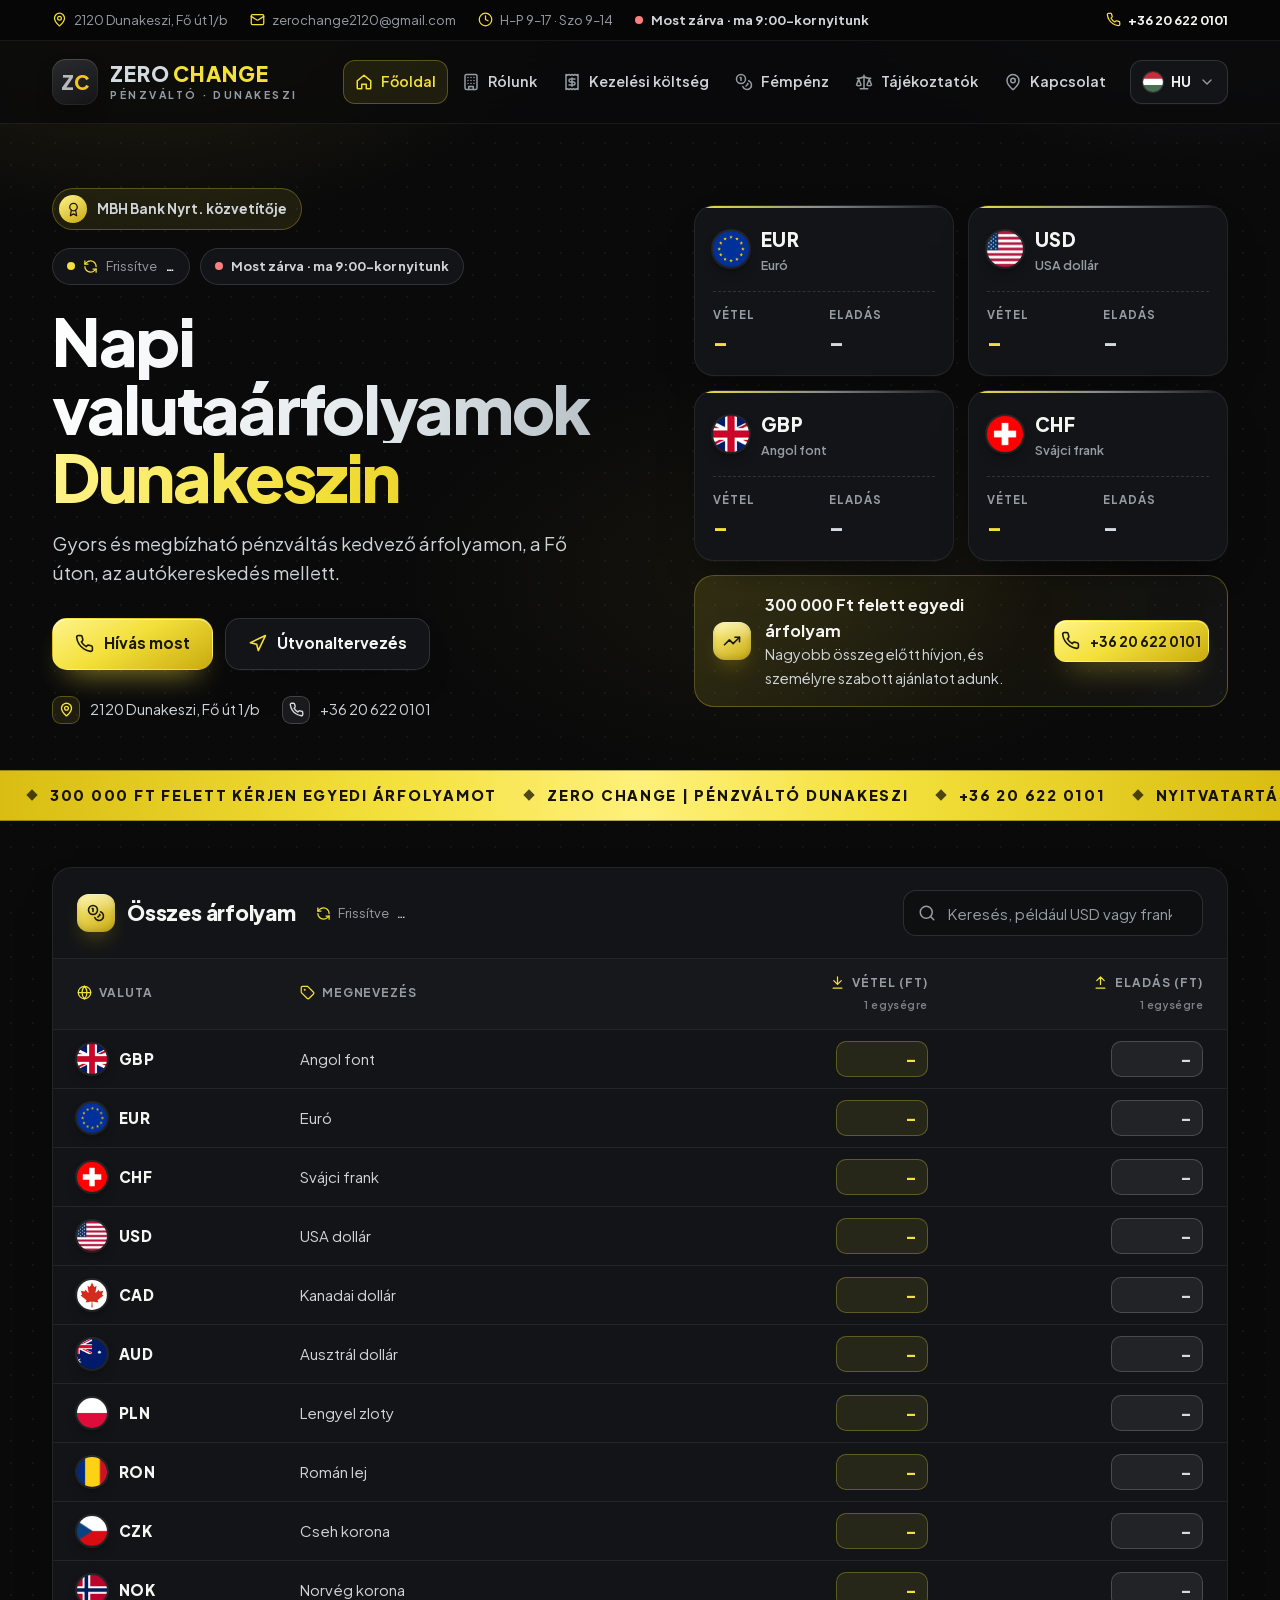
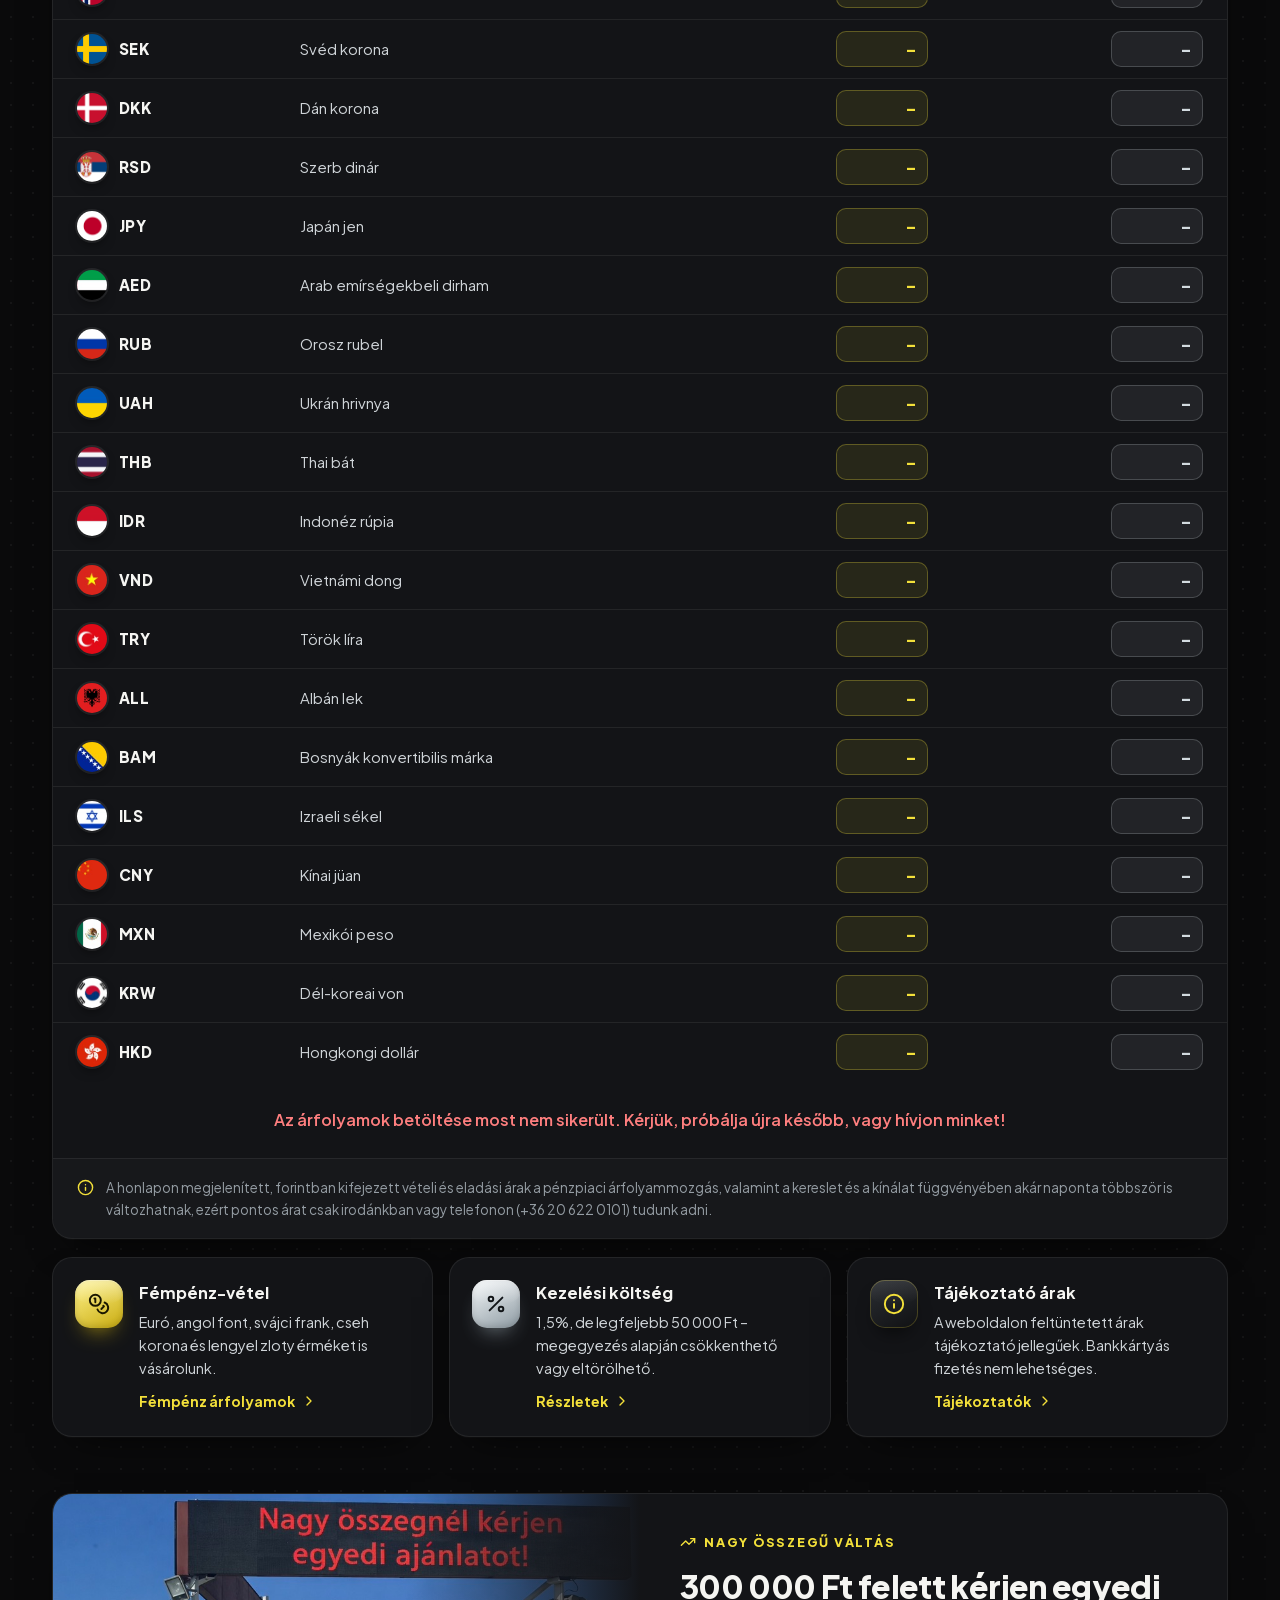
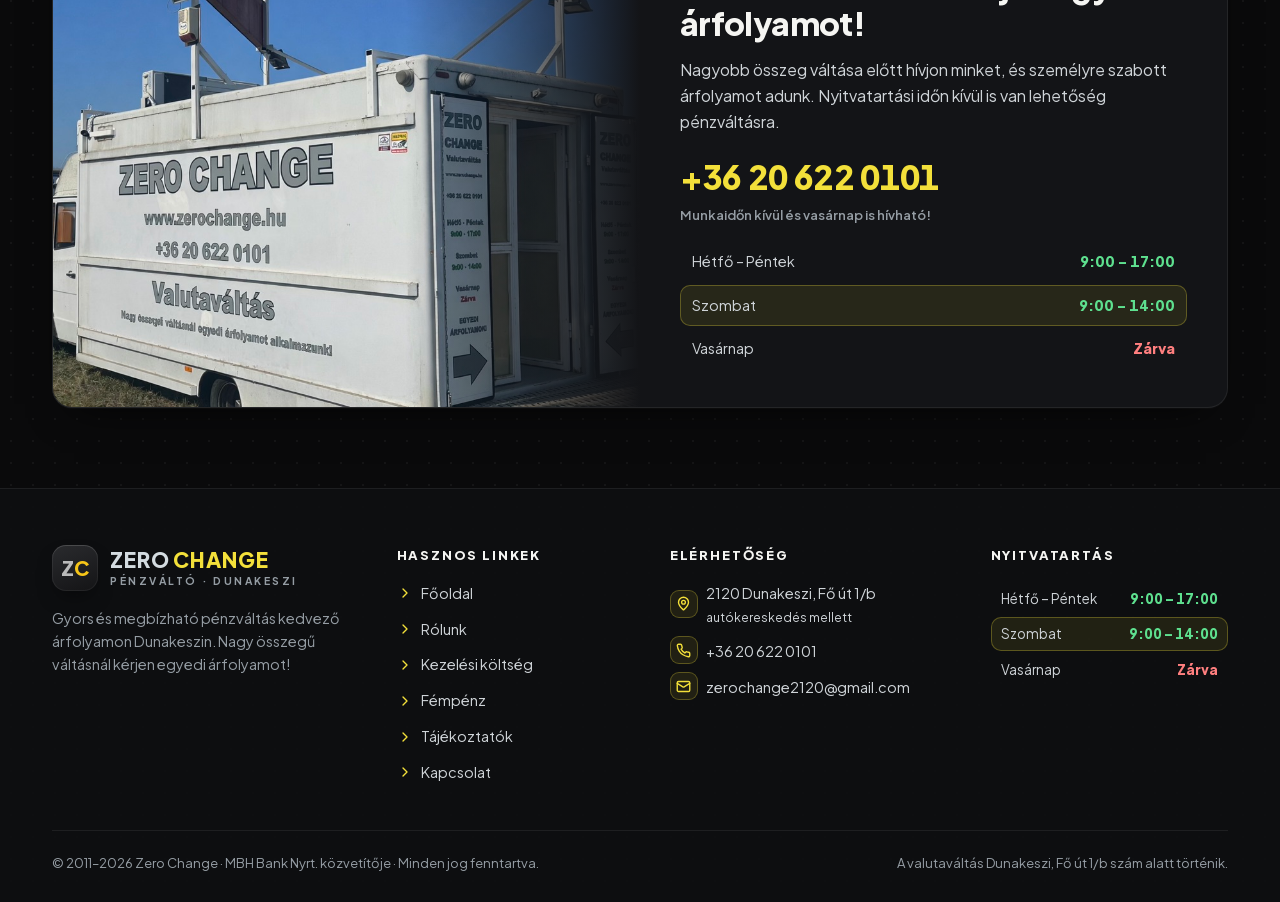
<file: index.html>
<!doctype html>
<html lang="hu" data-page="home">
<head>
<meta charset="utf-8">
<meta name="viewport" content="width=device-width, initial-scale=1, viewport-fit=cover">
<title>Zero Change | Pénzváltó Dunakeszi – napi valutaárfolyamok</title>
<meta name="description" content="Zero Change valutaváltó – gyors és megbízható pénzváltás kedvező árfolyamon Dunakeszin. Nagy összegű váltásnál kérjen egyedi árfolyamot!">
<link rel="canonical" href="https://zerochange.hu/">
<meta name="theme-color" content="#0a0a0b">
<meta name="format-detection" content="telephone=no">
<meta property="og:type" content="website">
<meta property="og:site_name" content="Zero Change">
<meta property="og:locale" content="hu_HU">
<meta property="og:title" content="Zero Change | Pénzváltó Dunakeszi – napi valutaárfolyamok">
<meta property="og:description" content="Zero Change valutaváltó – gyors és megbízható pénzváltás kedvező árfolyamon Dunakeszin. Nagy összegű váltásnál kérjen egyedi árfolyamot!">
<meta property="og:url" content="https://zerochange.hu/">
<meta property="og:image" content="https://zerochange.hu/assets/img/icon-512.png">
<link rel="icon" type="image/png" sizes="32x32" href="assets/img/favicon-32.png">
<link rel="apple-touch-icon" href="assets/img/apple-touch-icon.png">
<link rel="preload" href="assets/fonts/plus-jakarta-sans-latin.woff2" as="font" type="font/woff2" crossorigin>
<link rel="preload" href="assets/fonts/plus-jakarta-sans-latin-ext.woff2" as="font" type="font/woff2" crossorigin>
<link rel="stylesheet" href="assets/css/site.css?v=20261125c">
<script src="assets/js/i18n.js?v=20261125c" defer></script>
<script src="assets/js/site.js?v=20261125c" defer></script>
<script type="application/ld+json">{"@context": "https://schema.org", "@type": "FinancialService", "name": "Zero Change", "alternateName": "Zero Change Pénzváltó Dunakeszi", "url": "https://zerochange.hu/", "image": "https://zerochange.hu/assets/img/icon-512.png", "telephone": "+36206220101", "email": "zerochange2120@gmail.com", "description": "Zero Change valutaváltó – gyors és megbízható pénzváltás kedvező árfolyamon Dunakeszin. Nagy összegű váltásnál kérjen egyedi árfolyamot!", "currenciesAccepted": "HUF", "paymentAccepted": "Cash", "address": {"@type": "PostalAddress", "streetAddress": "Fő út 1/b", "postalCode": "2120", "addressLocality": "Dunakeszi", "addressCountry": "HU"}, "geo": {"@type": "GeoCoordinates", "latitude": 47.625639, "longitude": 19.123778}, "openingHoursSpecification": [{"@type": "OpeningHoursSpecification", "dayOfWeek": ["Monday", "Tuesday", "Wednesday", "Thursday", "Friday"], "opens": "09:00", "closes": "17:00"}, {"@type": "OpeningHoursSpecification", "dayOfWeek": ["Saturday"], "opens": "09:00", "closes": "14:00"}]}</script>
</head>
<body>
<svg xmlns="http://www.w3.org/2000/svg" style="display:none" aria-hidden="true"><symbol id="i-pin" viewBox="0 0 24 24"><path d="M20 10c0 4.99-5.54 10.19-7.4 11.8a1 1 0 0 1-1.2 0C9.54 20.19 4 14.99 4 10a8 8 0 0 1 16 0"/><circle cx="12" cy="10" r="3"/></symbol><symbol id="i-mail" viewBox="0 0 24 24"><rect width="20" height="16" x="2" y="4" rx="2"/><path d="m22 7-8.97 5.7a1.94 1.94 0 0 1-2.06 0L2 7"/></symbol><symbol id="i-clock" viewBox="0 0 24 24"><circle cx="12" cy="12" r="10"/><path d="M12 6v6l4 2"/></symbol><symbol id="i-phone" viewBox="0 0 24 24"><path d="M22 16.92v3a2 2 0 0 1-2.18 2 19.8 19.8 0 0 1-8.63-3.07 19.5 19.5 0 0 1-6-6 19.8 19.8 0 0 1-3.07-8.67A2 2 0 0 1 4.11 2h3a2 2 0 0 1 2 1.72c.13.96.36 1.9.7 2.81a2 2 0 0 1-.45 2.11L8.09 9.91a16 16 0 0 0 6 6l1.27-1.27a2 2 0 0 1 2.11-.45c.91.34 1.85.57 2.81.7A2 2 0 0 1 22 16.92z"/></symbol><symbol id="i-home" viewBox="0 0 24 24"><path d="M3 10.5 12 3l9 7.5V20a1 1 0 0 1-1 1h-5v-6H9v6H4a1 1 0 0 1-1-1z"/></symbol><symbol id="i-building" viewBox="0 0 24 24"><rect x="4" y="2" width="16" height="20" rx="2"/><path d="M9 22v-4h6v4M8 6h.01M16 6h.01M12 6h.01M12 10h.01M12 14h.01M16 10h.01M16 14h.01M8 10h.01M8 14h.01"/></symbol><symbol id="i-receipt" viewBox="0 0 24 24"><path d="M4 2v20l2-1 2 1 2-1 2 1 2-1 2 1 2-1 2 1V2l-2 1-2-1-2 1-2-1-2 1-2-1-2 1z"/><path d="M16 8h-6a2 2 0 1 0 0 4h4a2 2 0 1 1 0 4H8M12 17.5v-11"/></symbol><symbol id="i-scale" viewBox="0 0 24 24"><path d="m16 16 3-8 3 8c-.87.65-1.92 1-3 1s-2.13-.35-3-1zM2 16l3-8 3 8c-.87.65-1.92 1-3 1s-2.13-.35-3-1z"/><path d="M7 21h10M12 3v18M3 7h2c2 0 5-1 7-2 2 1 5 2 7 2h2"/></symbol><symbol id="i-coins" viewBox="0 0 24 24"><circle cx="8" cy="8" r="6"/><path d="M18.09 10.37A6 6 0 1 1 10.34 18M7 6h1v4M16.71 13.88l.7.71-2.82 2.82"/></symbol><symbol id="i-menu" viewBox="0 0 24 24"><path d="M4 6h16M4 12h16M4 18h16"/></symbol><symbol id="i-close" viewBox="0 0 24 24"><path d="M18 6 6 18M6 6l12 12"/></symbol><symbol id="i-chev-down" viewBox="0 0 24 24"><path d="m6 9 6 6 6-6"/></symbol><symbol id="i-chev-right" viewBox="0 0 24 24"><path d="m9 18 6-6-6-6"/></symbol><symbol id="i-award" viewBox="0 0 24 24"><circle cx="12" cy="8" r="6"/><path d="M15.48 12.89 17 22l-5-3-5 3 1.52-9.11"/></symbol><symbol id="i-refresh" viewBox="0 0 24 24"><path d="M21 12a9 9 0 0 0-9-9 9.75 9.75 0 0 0-6.74 2.74L3 8"/><path d="M3 3v5h5M3 12a9 9 0 0 0 9 9 9.75 9.75 0 0 0 6.74-2.74L21 16"/><path d="M16 16h5v5"/></symbol><symbol id="i-nav" viewBox="0 0 24 24"><path d="M3 11 22 2l-9 19-2-8z"/></symbol><symbol id="i-search" viewBox="0 0 24 24"><circle cx="11" cy="11" r="8"/><path d="m21 21-4.3-4.3"/></symbol><symbol id="i-globe" viewBox="0 0 24 24"><circle cx="12" cy="12" r="10"/><path d="M12 2a14.5 14.5 0 0 0 0 20 14.5 14.5 0 0 0 0-20M2 12h20"/></symbol><symbol id="i-tag" viewBox="0 0 24 24"><path d="M12.59 2.59A2 2 0 0 0 11.17 2H4a2 2 0 0 0-2 2v7.17a2 2 0 0 0 .59 1.42l8.7 8.7a2.43 2.43 0 0 0 3.42 0l6.58-6.58a2.43 2.43 0 0 0 0-3.42z"/><circle cx="7.5" cy="7.5" r=".6" fill="currentColor"/></symbol><symbol id="i-buy" viewBox="0 0 24 24"><path d="M12 3v12M6 9l6 6 6-6M5 21h14"/></symbol><symbol id="i-sell" viewBox="0 0 24 24"><path d="M12 15V3M6 9l6-6 6 6M5 21h14"/></symbol><symbol id="i-info" viewBox="0 0 24 24"><circle cx="12" cy="12" r="10"/><path d="M12 16v-4M12 8h.01"/></symbol><symbol id="i-arrow-up" viewBox="0 0 24 24"><path d="m5 12 7-7 7 7M12 19V5"/></symbol><symbol id="i-check" viewBox="0 0 24 24"><path d="M20 6 9 17l-5-5"/></symbol><symbol id="i-percent" viewBox="0 0 24 24"><path d="M19 5 5 19"/><circle cx="6.5" cy="6.5" r="2.5"/><circle cx="17.5" cy="17.5" r="2.5"/></symbol><symbol id="i-wallet" viewBox="0 0 24 24"><path d="M19 7V4a1 1 0 0 0-1-1H5a2 2 0 0 0 0 4h15a1 1 0 0 1 1 1v4h-3a2 2 0 0 0 0 4h3a1 1 0 0 0 1-1v-2a1 1 0 0 0-1-1"/><path d="M3 5v14a2 2 0 0 0 2 2h15a1 1 0 0 0 1-1v-4"/></symbol><symbol id="i-file" viewBox="0 0 24 24"><path d="M15 2H6a2 2 0 0 0-2 2v16a2 2 0 0 0 2 2h12a2 2 0 0 0 2-2V7z"/><path d="M14 2v4a2 2 0 0 0 2 2h4M16 13H8M16 17H8M10 9H8"/></symbol><symbol id="i-ext" viewBox="0 0 24 24"><path d="M15 3h6v6M10 14 21 3M18 13v6a2 2 0 0 1-2 2H5a2 2 0 0 1-2-2V8a2 2 0 0 1 2-2h6"/></symbol><symbol id="i-shield" viewBox="0 0 24 24"><path d="M20 13c0 5-3.5 7.5-7.66 8.95a1 1 0 0 1-.67-.01C7.5 20.5 4 18 4 13V6a1 1 0 0 1 1-1c2 0 4.5-1.2 6.24-2.72a1.17 1.17 0 0 1 1.52 0C14.51 3.81 17 5 19 5a1 1 0 0 1 1 1z"/></symbol><symbol id="i-user" viewBox="0 0 24 24"><path d="M19 21v-2a4 4 0 0 0-4-4H9a4 4 0 0 0-4 4v2"/><circle cx="12" cy="7" r="4"/></symbol><symbol id="i-bank" viewBox="0 0 24 24"><path d="M3 22h18M6 18v-7M10 18v-7M14 18v-7M18 18v-7M12 2l9 5H3z"/></symbol><symbol id="i-trend" viewBox="0 0 24 24"><path d="M22 7 13.5 15.5l-5-5L2 17"/><path d="M16 7h6v6"/></symbol><symbol id="i-chart" viewBox="0 0 24 24"><path d="M3 3v18h18"/><path d="m19 9-5 5-4-4-3 3"/></symbol><symbol id="i-cash" viewBox="0 0 24 24"><rect x="2" y="6" width="20" height="12" rx="2"/><circle cx="12" cy="12" r="2.5"/><path d="M6 12h.01M18 12h.01"/></symbol><symbol id="i-swap" viewBox="0 0 24 24"><path d="m16 3 4 4-4 4M20 7H4M8 21l-4-4 4-4M4 17h16"/></symbol><symbol id="i-calendar" viewBox="0 0 24 24"><rect x="3" y="4" width="18" height="18" rx="2"/><path d="M16 2v4M8 2v4M3 10h18"/></symbol><symbol id="flag-hu" viewBox="0 0 24 24"><rect width="24" height="8" fill="#ce2939"/><rect y="8" width="24" height="8" fill="#fff"/><rect y="16" width="24" height="8" fill="#477050"/></symbol><symbol id="flag-de" viewBox="0 0 24 24"><rect width="24" height="8" fill="#000"/><rect y="8" width="24" height="8" fill="#dd0000"/><rect y="16" width="24" height="8" fill="#ffce00"/></symbol><symbol id="flag-gb" viewBox="0 0 24 24"><rect width="24" height="24" fill="#012169"/><path d="M0 0l24 24M24 0 0 24" stroke="#fff" stroke-width="5"/><path d="M0 0l24 24M24 0 0 24" stroke="#c8102e" stroke-width="2"/><path d="M12 0v24M0 12h24" stroke="#fff" stroke-width="7"/><path d="M12 0v24M0 12h24" stroke="#c8102e" stroke-width="4"/></symbol></svg>
<a class="skip" href="#main" data-i18n="skip">Ugrás a tartalomra</a>
<div class="topbar"><div class="wrap tb-in">
  <a class="tb-i tb-addr" href="https://www.google.com/maps/search/?api=1&query=47.625639%2C19.123778" target="_blank" rel="noopener noreferrer"><svg class="i" aria-hidden="true"><use href="#i-pin"/></svg><span>2120 Dunakeszi, Fő út 1/b</span></a>
  <a class="tb-i tb-mail" href="mailto:zerochange2120@gmail.com"><svg class="i" aria-hidden="true"><use href="#i-mail"/></svg><span>zerochange2120@gmail.com</span></a>
  <span class="tb-i tb-hours"><svg class="i" aria-hidden="true"><use href="#i-clock"/></svg><span data-i18n="hours_short">H–P 9–17 · Szo 9–14</span></span>
  <span class="tb-i tb-status" data-status><span class="dot" aria-hidden="true"></span><span data-status-t>H–P 9–17 · Szo 9–14</span></span>
  <a class="tb-i tb-tel" href="tel:+36206220101"><svg class="i" aria-hidden="true"><use href="#i-phone"/></svg><span>+36 20 622 0101</span></a>
</div></div>
<header class="hdr">
  <div class="wrap hdr-in">
    <a class="brand" href="index.html" aria-label="Zero Change – Főoldal"><span class="mark" aria-hidden="true"><b>Z</b><i>C</i></span><span class="wm"><span class="wm-t"><b>ZERO</b><i>CHANGE</i></span><small>Pénzváltó · Dunakeszi</small></span></a>
    <nav class="nav" data-i18n-attr="aria-label:menu_label" aria-label="Menü"><a href="index.html" aria-current="page"><svg class="i" aria-hidden="true"><use href="#i-home"/></svg><span data-i18n="nav_home">Főoldal</span></a><a href="rolunk.html"><svg class="i" aria-hidden="true"><use href="#i-building"/></svg><span data-i18n="nav_about">Rólunk</span></a><a href="kezeles.html"><svg class="i" aria-hidden="true"><use href="#i-receipt"/></svg><span data-i18n="nav_fees">Kezelési költség</span></a><a href="fempenz.html"><svg class="i" aria-hidden="true"><use href="#i-coins"/></svg><span data-i18n="nav_coins">Fémpénz</span></a><a href="panasz.html"><svg class="i" aria-hidden="true"><use href="#i-scale"/></svg><span data-i18n="nav_docs">Tájékoztatók</span></a><a href="kapcsolat.html"><svg class="i" aria-hidden="true"><use href="#i-pin"/></svg><span data-i18n="nav_contact">Kapcsolat</span></a></nav>
    <div class="lang">
      <button class="lang-btn" type="button" aria-haspopup="true" aria-expanded="false" data-i18n-attr="aria-label:lang_label" aria-label="Nyelv kiválasztása"><svg class="flag lang-cur-flag" aria-hidden="true"><use href="#flag-hu"/></svg><span class="lang-cur-text">HU</span><svg class="i" aria-hidden="true"><use href="#i-chev-down"/></svg></button>
      <div class="lang-menu"></div>
    </div>
    <button class="burger" id="menuOpen" type="button" aria-controls="drawer" aria-expanded="false" data-i18n-attr="aria-label:menu_open" aria-label="Menü megnyitása"><svg class="i" aria-hidden="true"><use href="#i-menu"/></svg></button>
  </div>
</header>
<div class="drawer" id="drawer">
  <div class="drawer-bg" data-close></div>
  <div class="drawer-panel" role="dialog" aria-modal="true" data-i18n-attr="aria-label:menu_label" aria-label="Menü">
    <div class="drawer-top"><span class="brand"><span class="mark" aria-hidden="true"><b>Z</b><i>C</i></span><span class="wm"><span class="wm-t"><b>ZERO</b><i>CHANGE</i></span></span></span><button type="button" data-close data-i18n-attr="aria-label:menu_close" aria-label="Menü bezárása" class="burger burger-x"><svg class="i" aria-hidden="true"><use href="#i-close"/></svg></button></div>
    <a class="dlk" href="index.html" aria-current="page"><span class="mi"><svg class="i" aria-hidden="true"><use href="#i-home"/></svg></span><span data-i18n="nav_home">Főoldal</span></a><a class="dlk" href="rolunk.html"><span class="mi"><svg class="i" aria-hidden="true"><use href="#i-building"/></svg></span><span data-i18n="nav_about">Rólunk</span></a><a class="dlk" href="kezeles.html"><span class="mi"><svg class="i" aria-hidden="true"><use href="#i-receipt"/></svg></span><span data-i18n="nav_fees">Kezelési költség</span></a><a class="dlk" href="fempenz.html"><span class="mi"><svg class="i" aria-hidden="true"><use href="#i-coins"/></svg></span><span data-i18n="nav_coins">Fémpénz</span></a><a class="dlk" href="panasz.html"><span class="mi"><svg class="i" aria-hidden="true"><use href="#i-scale"/></svg></span><span data-i18n="nav_docs">Tájékoztatók</span></a><a class="dlk" href="kapcsolat.html"><span class="mi"><svg class="i" aria-hidden="true"><use href="#i-pin"/></svg></span><span data-i18n="nav_contact">Kapcsolat</span></a>
    <div class="drawer-info">
      <a href="tel:+36206220101">+36 20 622 0101</a>
      <a href="mailto:zerochange2120@gmail.com">zerochange2120@gmail.com</a>
      <a href="https://www.google.com/maps/search/?api=1&query=47.625639%2C19.123778" target="_blank" rel="noopener noreferrer">2120 Dunakeszi, Fő út 1/b</a>
      <span data-i18n="hours_long">Hétfő–péntek 9:00–17:00, szombat 9:00–14:00</span>
    </div>
  </div>
</div>
<main id="main">
<section class="hero"><div class="wrap hero-g">
  <div class="hero-txt">
    <div class="badge"><span class="bdi"><svg class="i" aria-hidden="true"><use href="#i-award"/></svg></span><span data-i18n="partner">MBH Bank Nyrt. közvetítője</span></div>
    <div class="pills">
      <span class="upd-hero" aria-live="polite"><span class="live" aria-hidden="true"></span><svg class="i" aria-hidden="true"><use href="#i-refresh"/></svg><span data-i18n="updated">Frissítve</span><b data-upd>…</b></span>
      <span class="st-pill" data-status><span class="dot" aria-hidden="true"></span><span data-status-t>H–P 9–17 · Szo 9–14</span></span>
    </div>
    <h1 class="h1"><span class="a1" data-i18n="home_t1">Napi valutaárfolyamok</span><span class="a2" data-i18n="home_t2">Dunakeszin</span></h1>
    <p class="lead" data-i18n="home_sub">Gyors és megbízható pénzváltás kedvező árfolyamon, a Fő úton, az autókereskedés mellett.</p>
    <div class="cta">
      <a class="btn btn-p" href="tel:+36206220101"><svg class="i" aria-hidden="true"><use href="#i-phone"/></svg><span data-i18n="btn_call">Hívás most</span></a>
      <a class="btn" href="https://www.google.com/maps/dir/?api=1&destination=47.625639%2C19.123778" target="_blank" rel="noopener noreferrer"><svg class="i" aria-hidden="true"><use href="#i-nav"/></svg><span class="hide-sm" data-i18n="btn_route">Útvonaltervezés</span><span class="show-sm" data-i18n="btn_route_short">Útvonal</span></a>
    </div>
    <div class="meta"><a href="https://www.google.com/maps/search/?api=1&query=47.625639%2C19.123778" target="_blank" rel="noopener noreferrer"><span class="mi"><svg class="i" aria-hidden="true"><use href="#i-pin"/></svg></span><span>2120 Dunakeszi, Fő út 1/b</span></a><a href="tel:+36206220101"><span class="mi s"><svg class="i" aria-hidden="true"><use href="#i-phone"/></svg></span><span>+36 20 622 0101</span></a></div>
  </div>
  <div class="feat" id="featured" aria-live="polite">
    <article class="card fc" data-feat="EUR"><div class="fc-t"><img class="cflag" src="assets/flags/EUR.png" alt="" width="36" height="36"><div>EUR<small data-cname>Euró</small></div></div><div class="fc-r"><div><small data-i18n="buy">Vétel</small><b class="c-buy">…</b></div><div><small data-i18n="sell">Eladás</small><b class="c-sell">…</b></div></div></article>
    <article class="card fc" data-feat="USD"><div class="fc-t"><img class="cflag" src="assets/flags/USD.png" alt="" width="36" height="36"><div>USD<small data-cname>USA dollár</small></div></div><div class="fc-r"><div><small data-i18n="buy">Vétel</small><b class="c-buy">…</b></div><div><small data-i18n="sell">Eladás</small><b class="c-sell">…</b></div></div></article>
    <article class="card fc" data-feat="GBP"><div class="fc-t"><img class="cflag" src="assets/flags/GBP.png" alt="" width="36" height="36"><div>GBP<small data-cname>Angol font</small></div></div><div class="fc-r"><div><small data-i18n="buy">Vétel</small><b class="c-buy">…</b></div><div><small data-i18n="sell">Eladás</small><b class="c-sell">…</b></div></div></article>
    <article class="card fc" data-feat="CHF"><div class="fc-t"><img class="cflag" src="assets/flags/CHF.png" alt="" width="36" height="36"><div>CHF<small data-cname>Svájci frank</small></div></div><div class="fc-r"><div><small data-i18n="buy">Vétel</small><b class="c-buy">…</b></div><div><small data-i18n="sell">Eladás</small><b class="c-sell">…</b></div></div></article>
    <div class="feat-note"><span class="pi pi-sm"><svg class="i" aria-hidden="true"><use href="#i-trend"/></svg></span><div><b data-i18n="feat_note_t">300 000 Ft felett egyedi árfolyam</b><span data-i18n="feat_note_d">Nagyobb összeg előtt hívjon, és személyre szabott ajánlatot adunk.</span></div><a class="btn btn-p btn-s" href="tel:+36206220101"><svg class="i" aria-hidden="true"><use href="#i-phone"/></svg><span>+36 20 622 0101</span></a></div>
  </div>
</div></section>
<div class="mq"><div class="mq-t"><div class="mq-g"><span class="mq-i" data-i18n="mq_1">300 000 Ft felett kérjen egyedi árfolyamot</span><span class="mq-i" data-i18n="mq_2">Zero Change | Pénzváltó Dunakeszi</span><span class="mq-i">+36 20 622 0101</span><span class="mq-i" data-i18n="mq_3">Nyitvatartáson kívül is, telefonos egyeztetéssel</span><span class="mq-i" data-i18n="mq_1">300 000 Ft felett kérjen egyedi árfolyamot</span><span class="mq-i" data-i18n="mq_2">Zero Change | Pénzváltó Dunakeszi</span><span class="mq-i">+36 20 622 0101</span><span class="mq-i" data-i18n="mq_3">Nyitvatartáson kívül is, telefonos egyeztetéssel</span></div><div class="mq-g" aria-hidden="true"><span class="mq-i" data-i18n="mq_1">300 000 Ft felett kérjen egyedi árfolyamot</span><span class="mq-i" data-i18n="mq_2">Zero Change | Pénzváltó Dunakeszi</span><span class="mq-i">+36 20 622 0101</span><span class="mq-i" data-i18n="mq_3">Nyitvatartáson kívül is, telefonos egyeztetéssel</span><span class="mq-i" data-i18n="mq_1">300 000 Ft felett kérjen egyedi árfolyamot</span><span class="mq-i" data-i18n="mq_2">Zero Change | Pénzváltó Dunakeszi</span><span class="mq-i">+36 20 622 0101</span><span class="mq-i" data-i18n="mq_3">Nyitvatartáson kívül is, telefonos egyeztetéssel</span></div></div></div>
<section class="wrap sec-rates" aria-labelledby="ratesH">
  <div class="card tbl">
    <div class="tbl-h">
      <h2 id="ratesH"><span class="pi pi-sm"><svg class="i" aria-hidden="true"><use href="#i-coins"/></svg></span><span data-i18n="rates_all">Összes árfolyam</span></h2>
      <div class="upd"><svg class="i" aria-hidden="true"><use href="#i-refresh"/></svg><span class="upd-l" data-i18n="updated">Frissítve</span><span data-upd>…</span></div>
      <label class="search"><svg class="i" aria-hidden="true"><use href="#i-search"/></svg><span class="sr" data-i18n="search_ph">Keresés, például USD vagy frank</span><input id="rateSearch" type="search" autocomplete="off" enterkeyhint="search" data-i18n-attr="placeholder:search_ph" placeholder="Keresés, például USD vagy frank"></label>
    </div>
    <table class="rt">
      <thead><tr>
        <th scope="col"><span class="th"><svg class="i" aria-hidden="true"><use href="#i-globe"/></svg><span data-i18n="th_currency">Valuta</span></span></th>
        <th scope="col"><span class="th"><svg class="i" aria-hidden="true"><use href="#i-tag"/></svg><span data-i18n="th_name">Megnevezés</span></span></th>
        <th scope="col" class="num"><span class="th"><svg class="i" aria-hidden="true"><use href="#i-buy"/></svg><span data-i18n="th_buy">Vétel (Ft)</span></span><br><span class="th"><small data-i18n="per_unit">1 egységre</small></span></th>
        <th scope="col" class="num"><span class="th"><svg class="i" aria-hidden="true"><use href="#i-sell"/></svg><span data-i18n="th_sell">Eladás (Ft)</span></span><br><span class="th"><small data-i18n="per_unit">1 egységre</small></span></th>
      </tr></thead>
      <tbody id="rateBody"></tbody>
    </table>
    <div class="rl" id="rateList"></div>
    <div class="state" id="rateState" role="status" hidden></div>
    <div class="tbl-f"><svg class="i" aria-hidden="true"><use href="#i-info"/></svg><span data-i18n="rates_note">A honlapon megjelenített, forintban kifejezett vételi és eladási árak a pénzpiaci árfolyammozgás, valamint a kereslet és a kínálat függvényében akár naponta többször is változhatnak, ezért pontos árat csak irodánkban vagy telefonon (+36 20 622 0101) tudunk adni.</span></div>
  </div>
  <div class="info3">
    <div class="card ic"><span class="pi"><svg class="i" aria-hidden="true"><use href="#i-coins"/></svg></span><div><b data-i18n="coins_title">Fémpénz-vétel</b><p data-i18n="coins_text">Euró, angol font, svájci frank, cseh korona és lengyel zloty érméket is vásárolunk.</p><a class="lnk" href="fempenz.html"><span data-i18n="coins_link">Fémpénz árfolyamok</span><svg class="i" aria-hidden="true"><use href="#i-chev-right"/></svg></a></div></div>
    <div class="card ic"><span class="pi pi-s"><svg class="i" aria-hidden="true"><use href="#i-percent"/></svg></span><div><b data-i18n="fee_card_title">Kezelési költség</b><p data-i18n="fee_card_text">1,5%, de legfeljebb 50 000 Ft – megegyezés alapján csökkenthető vagy eltörölhető.</p><a class="lnk" href="kezeles.html"><span data-i18n="details">Részletek</span><svg class="i" aria-hidden="true"><use href="#i-chev-right"/></svg></a></div></div>
    <div class="card ic"><span class="pi pi-d"><svg class="i" aria-hidden="true"><use href="#i-info"/></svg></span><div><b data-i18n="notice_title">Tájékoztató árak</b><p data-i18n="notice_text">A weboldalon feltüntetett árak tájékoztató jellegűek. Bankkártyás fizetés nem lehetséges.</p><a class="lnk" href="panasz.html"><span data-i18n="nav_docs">Tájékoztatók</span><svg class="i" aria-hidden="true"><use href="#i-chev-right"/></svg></a></div></div>
  </div>
  <div class="card deal">
    <div class="deal-img"><img src="assets/img/helyszin.jpg" alt="A Zero Change valutaváltó Dunakeszin, a Fő úton" data-i18n-attr="alt:place_alt" width="1200" height="800" loading="lazy" decoding="async"></div>
    <div class="deal-b">
      <span class="eyebrow"><svg class="i" aria-hidden="true"><use href="#i-trend"/></svg><span data-i18n="deal_eyebrow">Nagy összegű váltás</span></span>
      <h2 data-i18n="deal_title">300 000 Ft felett kérjen egyedi árfolyamot!</h2>
      <p data-i18n="deal_text">Nagyobb összeg váltása előtt hívjon minket, és személyre szabott árfolyamot adunk. Nyitvatartási időn kívül is van lehetőség pénzváltásra.</p>
      <a class="big-tel" href="tel:+36206220101">+36 20 622 0101<small data-i18n="phone_note">Munkaidőn kívül és vasárnap is hívható!</small></a>
      <dl class="hrs"><div data-days="1,2,3,4,5"><dt data-i18n="d_monfri">Hétfő – Péntek</dt><dd>9:00 – 17:00</dd></div><div data-days="6"><dt data-i18n="d_sat">Szombat</dt><dd>9:00 – 14:00</dd></div><div data-days="0"><dt data-i18n="d_sun">Vasárnap</dt><dd class="cl" data-i18n="closed">Zárva</dd></div></dl>
    </div>
  </div>
</section>
</main>
<footer class="ftr">
  <div class="wrap">
    <div class="ftr-g">
      <div><a class="brand" href="index.html" aria-label="Zero Change"><span class="mark" aria-hidden="true"><b>Z</b><i>C</i></span><span class="wm"><span class="wm-t"><b>ZERO</b><i>CHANGE</i></span><small>Pénzváltó · Dunakeszi</small></span></a><p data-i18n="footer_desc">Gyors és megbízható pénzváltás kedvező árfolyamon Dunakeszin. Nagy összegű váltásnál kérjen egyedi árfolyamot!</p></div>
      <div><h2 data-i18n="footer_links">Hasznos linkek</h2><ul><li><a href="index.html"><svg class="i i-sm" aria-hidden="true"><use href="#i-chev-right"/></svg><span data-i18n="nav_home">Főoldal</span></a></li><li><a href="rolunk.html"><svg class="i i-sm" aria-hidden="true"><use href="#i-chev-right"/></svg><span data-i18n="nav_about">Rólunk</span></a></li><li><a href="kezeles.html"><svg class="i i-sm" aria-hidden="true"><use href="#i-chev-right"/></svg><span data-i18n="nav_fees">Kezelési költség</span></a></li><li><a href="fempenz.html"><svg class="i i-sm" aria-hidden="true"><use href="#i-chev-right"/></svg><span data-i18n="nav_coins">Fémpénz</span></a></li><li><a href="panasz.html"><svg class="i i-sm" aria-hidden="true"><use href="#i-chev-right"/></svg><span data-i18n="nav_docs">Tájékoztatók</span></a></li><li><a href="kapcsolat.html"><svg class="i i-sm" aria-hidden="true"><use href="#i-chev-right"/></svg><span data-i18n="nav_contact">Kapcsolat</span></a></li></ul></div>
      <div><h2 data-i18n="footer_contact">Elérhetőség</h2>
        <ul>
          <li><a class="fci" href="https://www.google.com/maps/search/?api=1&query=47.625639%2C19.123778" target="_blank" rel="noopener noreferrer"><span class="mi"><svg class="i" aria-hidden="true"><use href="#i-pin"/></svg></span><span>2120 Dunakeszi, Fő út 1/b<br><small class="nm" data-i18n="addr_note">autókereskedés mellett</small></span></a></li>
          <li><a class="fci" href="tel:+36206220101"><span class="mi"><svg class="i" aria-hidden="true"><use href="#i-phone"/></svg></span><span>+36 20 622 0101</span></a></li>
          <li><a class="fci" href="mailto:zerochange2120@gmail.com"><span class="mi"><svg class="i" aria-hidden="true"><use href="#i-mail"/></svg></span><span>zerochange2120@gmail.com</span></a></li>
        </ul>
      </div>
      <div><h2 data-i18n="footer_hours">Nyitvatartás</h2><dl class="hrs"><div data-days="1,2,3,4,5"><dt data-i18n="d_monfri">Hétfő – Péntek</dt><dd>9:00 – 17:00</dd></div><div data-days="6"><dt data-i18n="d_sat">Szombat</dt><dd>9:00 – 14:00</dd></div><div data-days="0"><dt data-i18n="d_sun">Vasárnap</dt><dd class="cl" data-i18n="closed">Zárva</dd></div></dl></div>
    </div>
    <div class="ftr-b"><span>© 2011–<span id="year">2026</span> Zero Change · <span data-i18n="partner">MBH Bank Nyrt. közvetítője</span> · <span data-i18n="footer_rights">Minden jog fenntartva.</span></span><span data-i18n="footer_where">A valutaváltás Dunakeszi, Fő út 1/b szám alatt történik.</span></div>
  </div>
</footer>
<button class="totop" id="toTop" type="button" data-i18n-attr="aria-label:to_top" aria-label="Vissza az oldal tetejére"><svg class="i" aria-hidden="true"><use href="#i-arrow-up"/></svg></button>
<nav class="tabbar" data-i18n-attr="aria-label:tab_label" aria-label="Gyorsmenü"><a href="index.html" aria-current="page"><svg class="i" aria-hidden="true"><use href="#i-chart"/></svg><span data-i18n="tab_rates">Árfolyam</span></a><a href="fempenz.html"><svg class="i" aria-hidden="true"><use href="#i-coins"/></svg><span data-i18n="tab_coins">Fémpénz</span></a><a href="kezeles.html"><svg class="i" aria-hidden="true"><use href="#i-receipt"/></svg><span data-i18n="tab_fees">Díjak</span></a><a href="panasz.html"><svg class="i" aria-hidden="true"><use href="#i-file"/></svg><span data-i18n="tab_docs">Infók</span></a><a href="kapcsolat.html"><svg class="i" aria-hidden="true"><use href="#i-pin"/></svg><span data-i18n="tab_contact">Kapcsolat</span></a></nav>
</body>
</html>
</file>
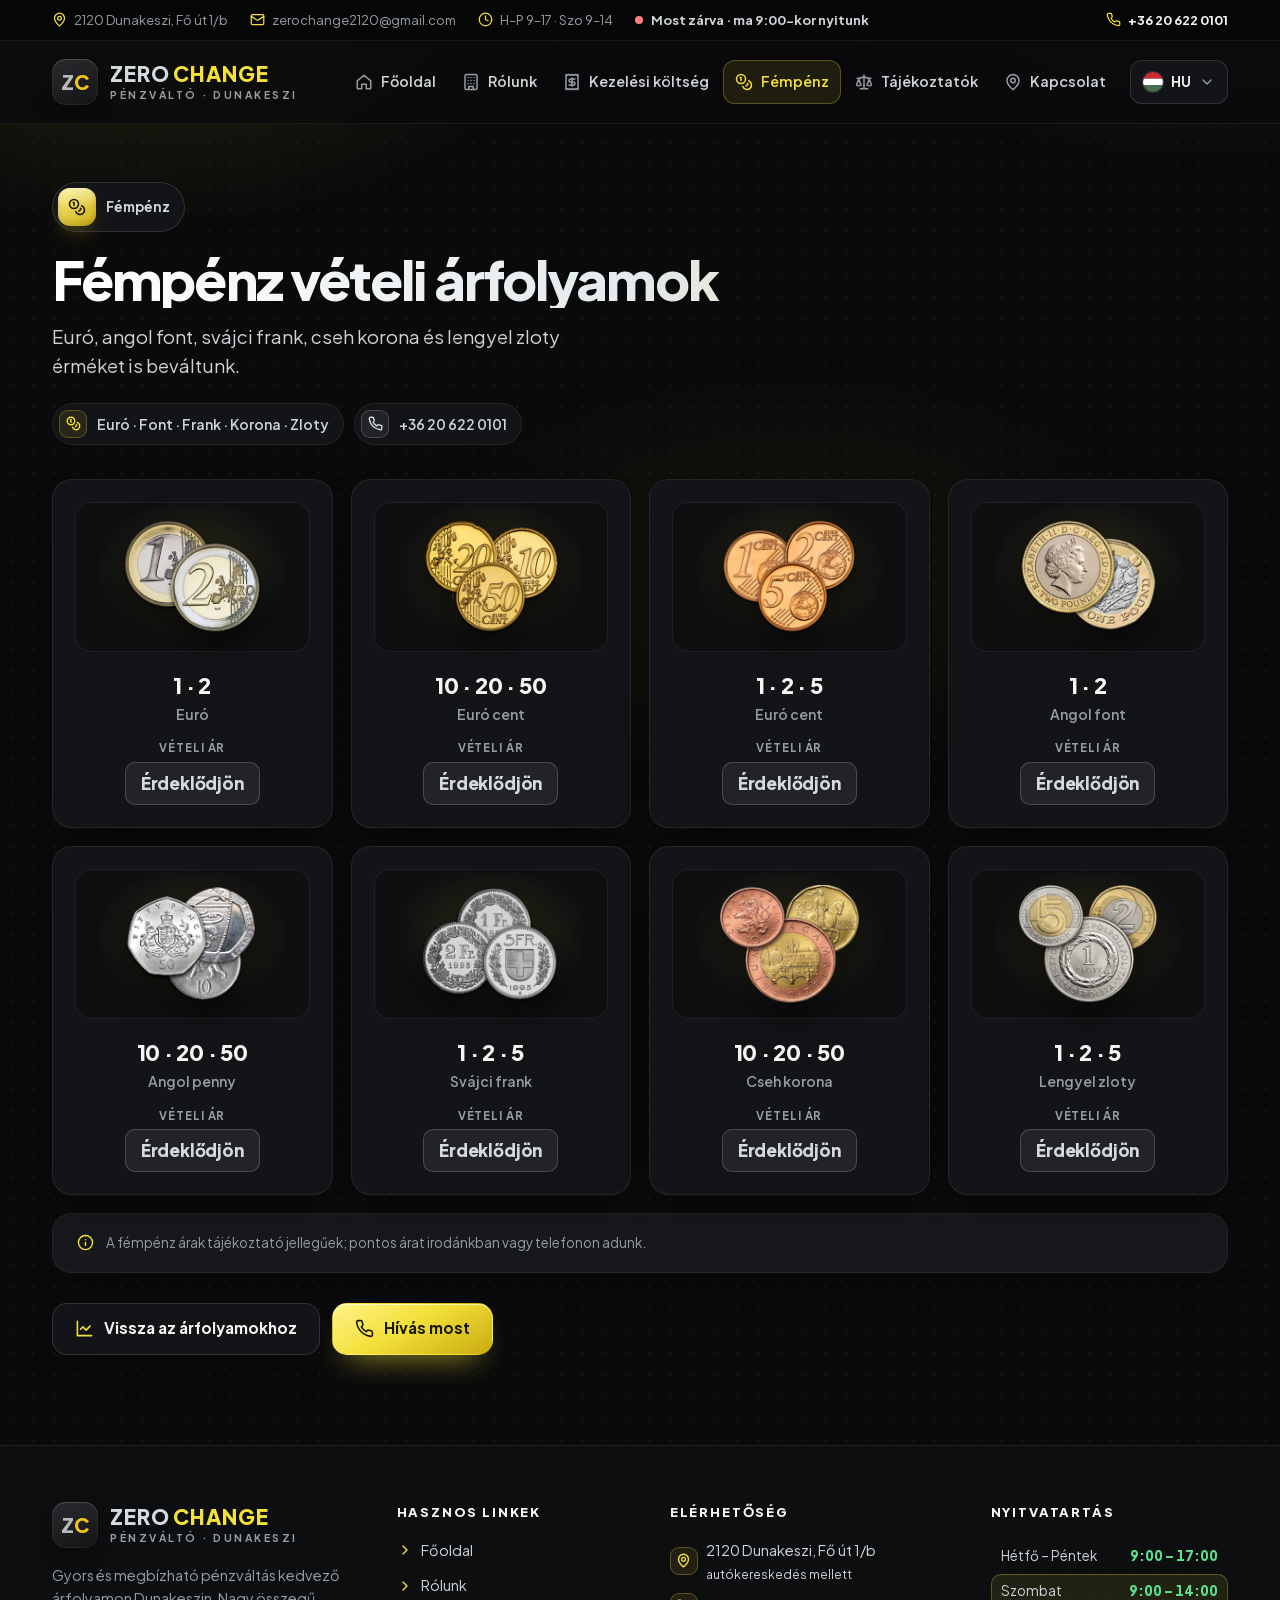
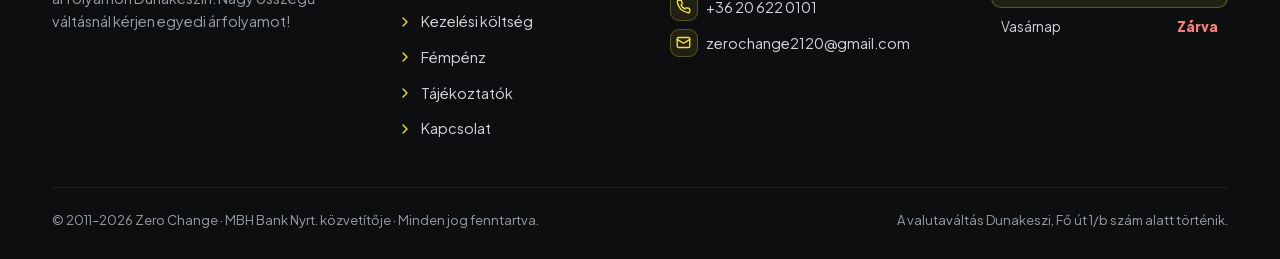
<file: fempenz/index.html>
<!doctype html>
<html lang="hu"><head><meta charset="utf-8"><title>Fémpénz vételi árfolyamok – Zero Change</title>
<meta name="robots" content="noindex"><link rel="canonical" href="https://zerochange.hu/fempenz.html">
<meta http-equiv="refresh" content="0; url=../fempenz.html"><script>location.replace('../fempenz.html');</script></head>
<body><p><a href="../fempenz.html">Fémpénz vételi árfolyamok – Zero Change</a></p></body></html>
</file>
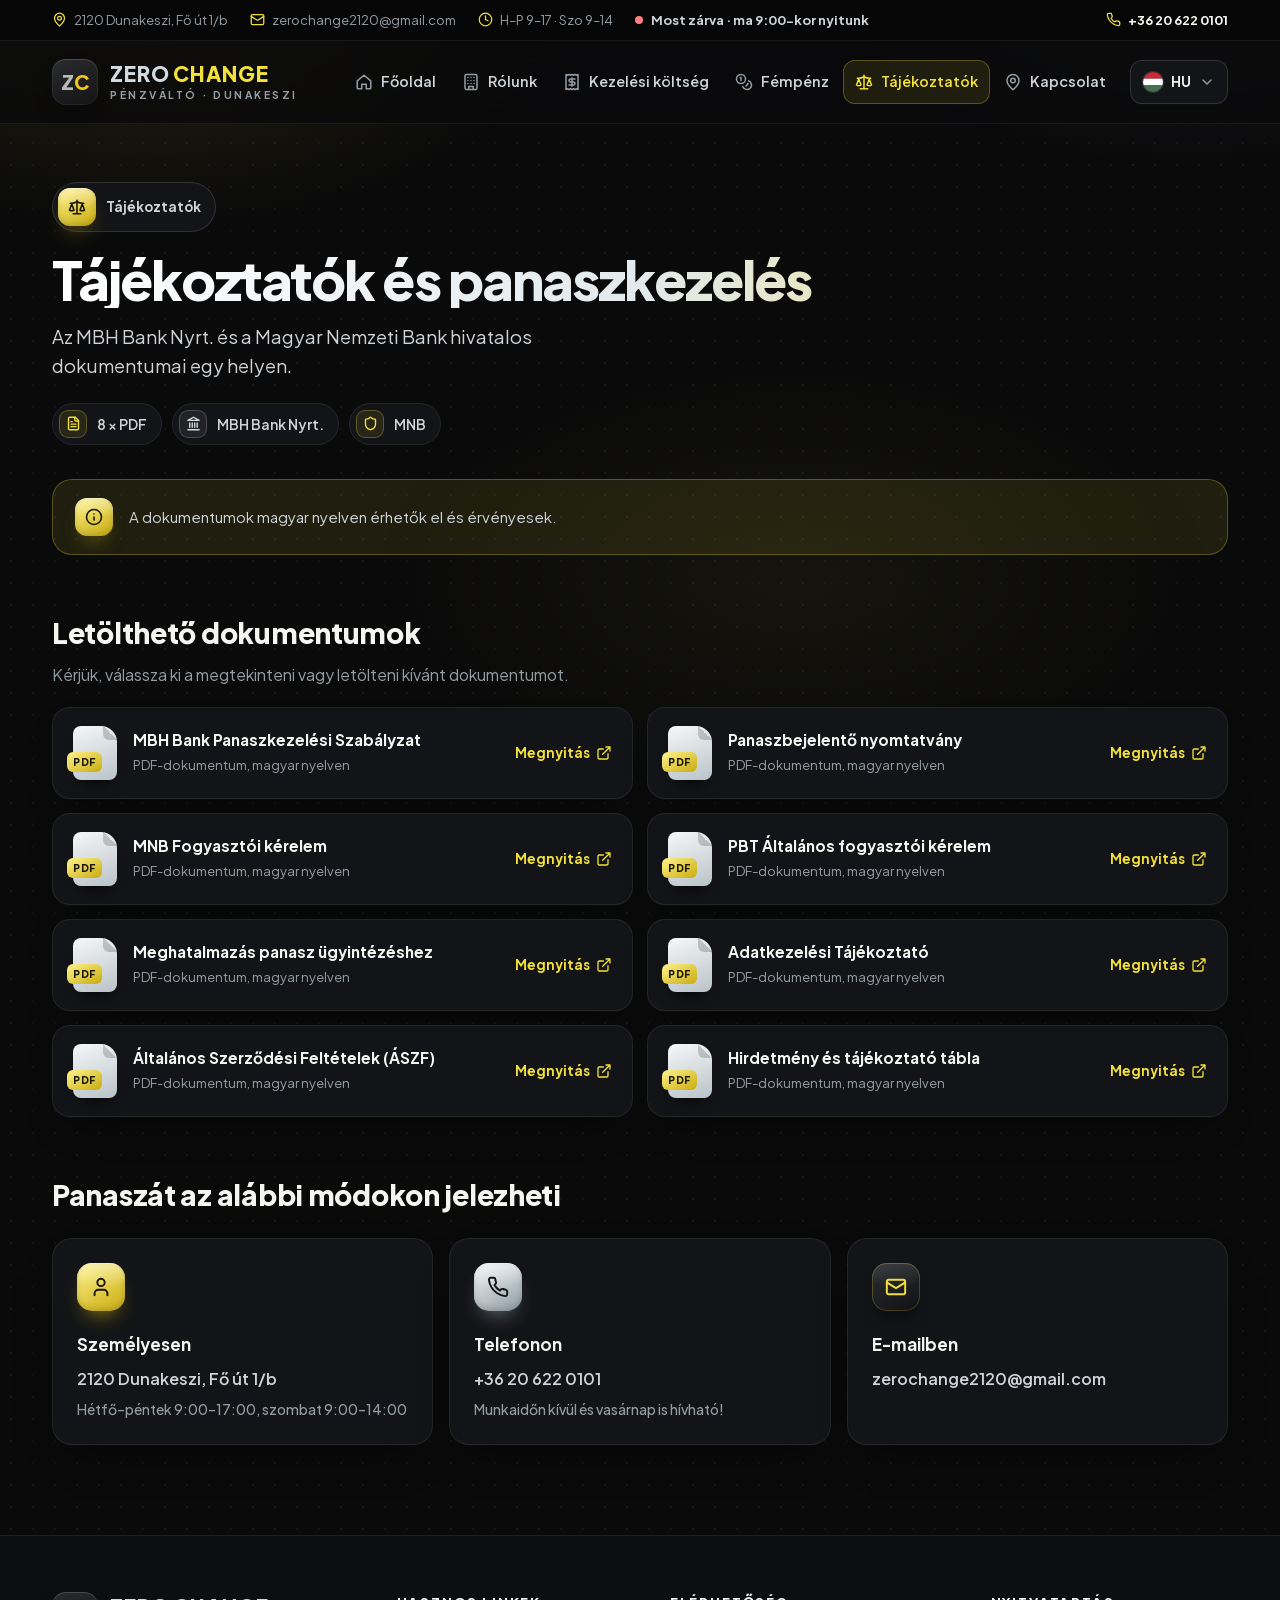
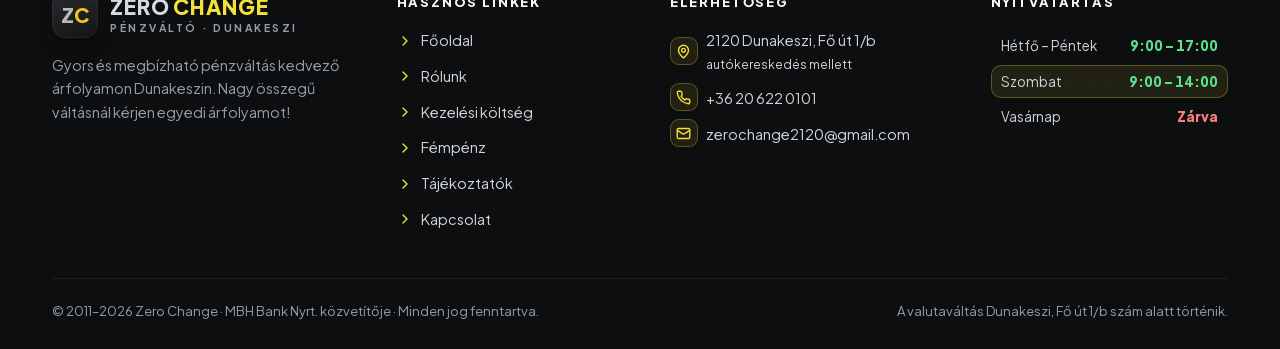
<file: tajekoztatok/index.html>
<!doctype html>
<html lang="hu"><head><meta charset="utf-8"><title>Tájékoztatók – Zero Change</title>
<meta name="robots" content="noindex"><link rel="canonical" href="https://zerochange.hu/panasz.html">
<meta http-equiv="refresh" content="0; url=../panasz.html"><script>location.replace('../panasz.html');</script></head>
<body><p><a href="../panasz.html">Tájékoztatók – Zero Change</a></p></body></html>
</file>
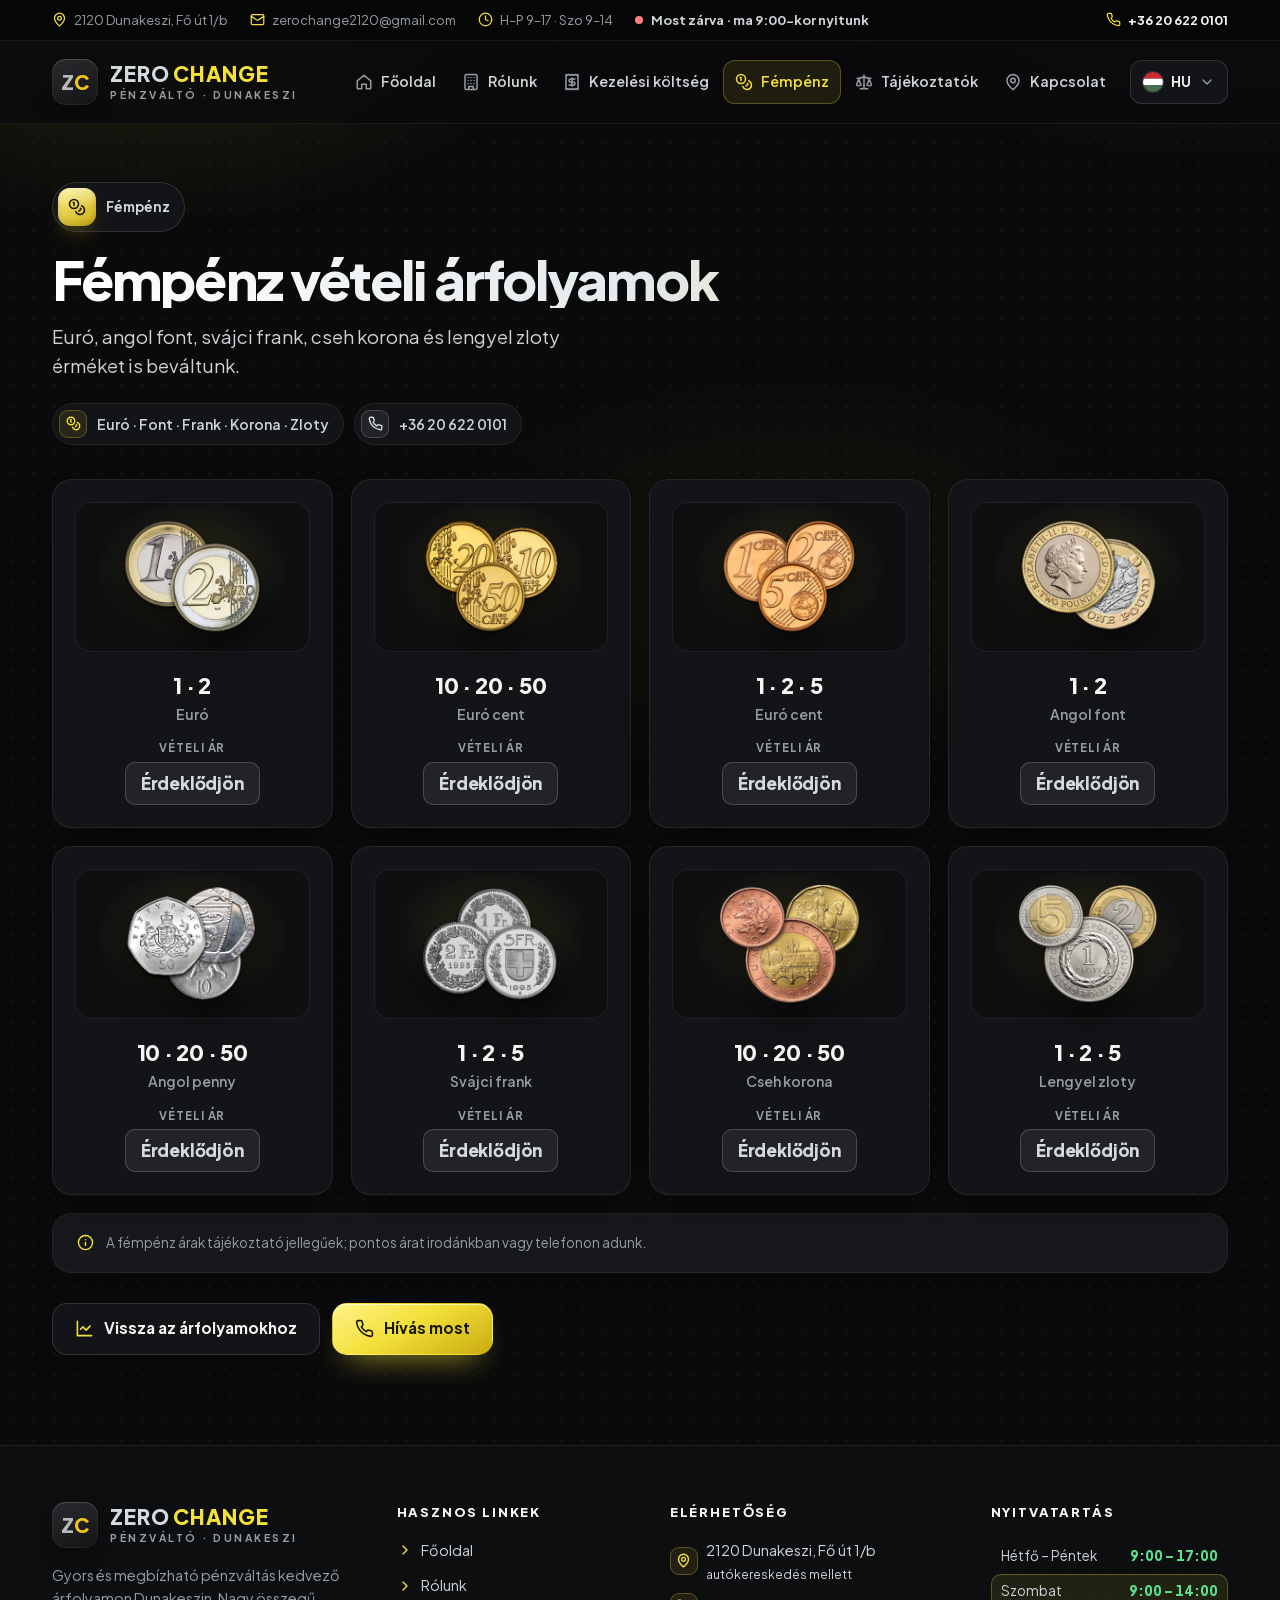
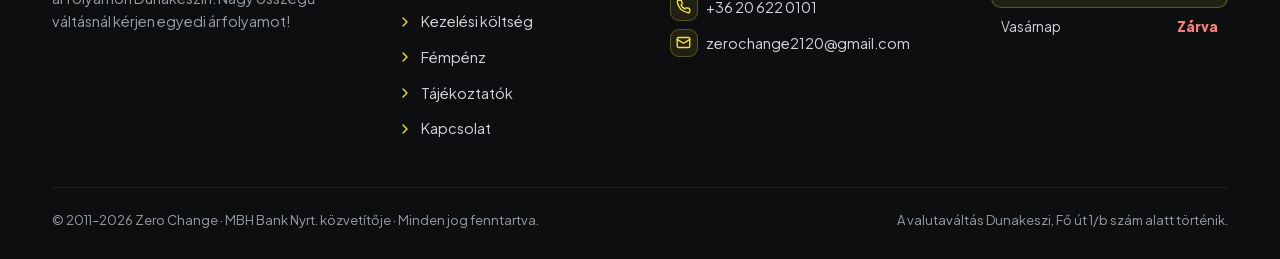
<file: fempenz.html>
<!doctype html>
<html lang="hu" data-page="coins">
<head>
<meta charset="utf-8">
<meta name="viewport" content="width=device-width, initial-scale=1, viewport-fit=cover">
<title>Fémpénz vételi árfolyamok | Zero Change Dunakeszi</title>
<meta name="description" content="Euró, euró cent, angol font, penny, svájci frank, cseh korona és lengyel zloty érmék vételi árai a Zero Change dunakeszi valutaváltóban.">
<link rel="canonical" href="https://zerochange.hu/fempenz.html">
<meta name="theme-color" content="#0a0a0b">
<meta name="format-detection" content="telephone=no">
<meta property="og:type" content="website">
<meta property="og:site_name" content="Zero Change">
<meta property="og:locale" content="hu_HU">
<meta property="og:title" content="Fémpénz vételi árfolyamok | Zero Change Dunakeszi">
<meta property="og:description" content="Euró, euró cent, angol font, penny, svájci frank, cseh korona és lengyel zloty érmék vételi árai a Zero Change dunakeszi valutaváltóban.">
<meta property="og:url" content="https://zerochange.hu/fempenz.html">
<meta property="og:image" content="https://zerochange.hu/assets/img/icon-512.png">
<link rel="icon" type="image/png" sizes="32x32" href="assets/img/favicon-32.png">
<link rel="apple-touch-icon" href="assets/img/apple-touch-icon.png">
<link rel="preload" href="assets/fonts/plus-jakarta-sans-latin.woff2" as="font" type="font/woff2" crossorigin>
<link rel="preload" href="assets/fonts/plus-jakarta-sans-latin-ext.woff2" as="font" type="font/woff2" crossorigin>
<link rel="stylesheet" href="assets/css/site.css?v=20261125c">
<script src="assets/js/i18n.js?v=20261125c" defer></script>
<script src="assets/js/site.js?v=20261125c" defer></script>
</head>
<body>
<svg xmlns="http://www.w3.org/2000/svg" style="display:none" aria-hidden="true"><symbol id="i-pin" viewBox="0 0 24 24"><path d="M20 10c0 4.99-5.54 10.19-7.4 11.8a1 1 0 0 1-1.2 0C9.54 20.19 4 14.99 4 10a8 8 0 0 1 16 0"/><circle cx="12" cy="10" r="3"/></symbol><symbol id="i-mail" viewBox="0 0 24 24"><rect width="20" height="16" x="2" y="4" rx="2"/><path d="m22 7-8.97 5.7a1.94 1.94 0 0 1-2.06 0L2 7"/></symbol><symbol id="i-clock" viewBox="0 0 24 24"><circle cx="12" cy="12" r="10"/><path d="M12 6v6l4 2"/></symbol><symbol id="i-phone" viewBox="0 0 24 24"><path d="M22 16.92v3a2 2 0 0 1-2.18 2 19.8 19.8 0 0 1-8.63-3.07 19.5 19.5 0 0 1-6-6 19.8 19.8 0 0 1-3.07-8.67A2 2 0 0 1 4.11 2h3a2 2 0 0 1 2 1.72c.13.96.36 1.9.7 2.81a2 2 0 0 1-.45 2.11L8.09 9.91a16 16 0 0 0 6 6l1.27-1.27a2 2 0 0 1 2.11-.45c.91.34 1.85.57 2.81.7A2 2 0 0 1 22 16.92z"/></symbol><symbol id="i-home" viewBox="0 0 24 24"><path d="M3 10.5 12 3l9 7.5V20a1 1 0 0 1-1 1h-5v-6H9v6H4a1 1 0 0 1-1-1z"/></symbol><symbol id="i-building" viewBox="0 0 24 24"><rect x="4" y="2" width="16" height="20" rx="2"/><path d="M9 22v-4h6v4M8 6h.01M16 6h.01M12 6h.01M12 10h.01M12 14h.01M16 10h.01M16 14h.01M8 10h.01M8 14h.01"/></symbol><symbol id="i-receipt" viewBox="0 0 24 24"><path d="M4 2v20l2-1 2 1 2-1 2 1 2-1 2 1 2-1 2 1V2l-2 1-2-1-2 1-2-1-2 1-2-1-2 1z"/><path d="M16 8h-6a2 2 0 1 0 0 4h4a2 2 0 1 1 0 4H8M12 17.5v-11"/></symbol><symbol id="i-scale" viewBox="0 0 24 24"><path d="m16 16 3-8 3 8c-.87.65-1.92 1-3 1s-2.13-.35-3-1zM2 16l3-8 3 8c-.87.65-1.92 1-3 1s-2.13-.35-3-1z"/><path d="M7 21h10M12 3v18M3 7h2c2 0 5-1 7-2 2 1 5 2 7 2h2"/></symbol><symbol id="i-coins" viewBox="0 0 24 24"><circle cx="8" cy="8" r="6"/><path d="M18.09 10.37A6 6 0 1 1 10.34 18M7 6h1v4M16.71 13.88l.7.71-2.82 2.82"/></symbol><symbol id="i-menu" viewBox="0 0 24 24"><path d="M4 6h16M4 12h16M4 18h16"/></symbol><symbol id="i-close" viewBox="0 0 24 24"><path d="M18 6 6 18M6 6l12 12"/></symbol><symbol id="i-chev-down" viewBox="0 0 24 24"><path d="m6 9 6 6 6-6"/></symbol><symbol id="i-chev-right" viewBox="0 0 24 24"><path d="m9 18 6-6-6-6"/></symbol><symbol id="i-award" viewBox="0 0 24 24"><circle cx="12" cy="8" r="6"/><path d="M15.48 12.89 17 22l-5-3-5 3 1.52-9.11"/></symbol><symbol id="i-refresh" viewBox="0 0 24 24"><path d="M21 12a9 9 0 0 0-9-9 9.75 9.75 0 0 0-6.74 2.74L3 8"/><path d="M3 3v5h5M3 12a9 9 0 0 0 9 9 9.75 9.75 0 0 0 6.74-2.74L21 16"/><path d="M16 16h5v5"/></symbol><symbol id="i-nav" viewBox="0 0 24 24"><path d="M3 11 22 2l-9 19-2-8z"/></symbol><symbol id="i-search" viewBox="0 0 24 24"><circle cx="11" cy="11" r="8"/><path d="m21 21-4.3-4.3"/></symbol><symbol id="i-globe" viewBox="0 0 24 24"><circle cx="12" cy="12" r="10"/><path d="M12 2a14.5 14.5 0 0 0 0 20 14.5 14.5 0 0 0 0-20M2 12h20"/></symbol><symbol id="i-tag" viewBox="0 0 24 24"><path d="M12.59 2.59A2 2 0 0 0 11.17 2H4a2 2 0 0 0-2 2v7.17a2 2 0 0 0 .59 1.42l8.7 8.7a2.43 2.43 0 0 0 3.42 0l6.58-6.58a2.43 2.43 0 0 0 0-3.42z"/><circle cx="7.5" cy="7.5" r=".6" fill="currentColor"/></symbol><symbol id="i-buy" viewBox="0 0 24 24"><path d="M12 3v12M6 9l6 6 6-6M5 21h14"/></symbol><symbol id="i-sell" viewBox="0 0 24 24"><path d="M12 15V3M6 9l6-6 6 6M5 21h14"/></symbol><symbol id="i-info" viewBox="0 0 24 24"><circle cx="12" cy="12" r="10"/><path d="M12 16v-4M12 8h.01"/></symbol><symbol id="i-arrow-up" viewBox="0 0 24 24"><path d="m5 12 7-7 7 7M12 19V5"/></symbol><symbol id="i-check" viewBox="0 0 24 24"><path d="M20 6 9 17l-5-5"/></symbol><symbol id="i-percent" viewBox="0 0 24 24"><path d="M19 5 5 19"/><circle cx="6.5" cy="6.5" r="2.5"/><circle cx="17.5" cy="17.5" r="2.5"/></symbol><symbol id="i-wallet" viewBox="0 0 24 24"><path d="M19 7V4a1 1 0 0 0-1-1H5a2 2 0 0 0 0 4h15a1 1 0 0 1 1 1v4h-3a2 2 0 0 0 0 4h3a1 1 0 0 0 1-1v-2a1 1 0 0 0-1-1"/><path d="M3 5v14a2 2 0 0 0 2 2h15a1 1 0 0 0 1-1v-4"/></symbol><symbol id="i-file" viewBox="0 0 24 24"><path d="M15 2H6a2 2 0 0 0-2 2v16a2 2 0 0 0 2 2h12a2 2 0 0 0 2-2V7z"/><path d="M14 2v4a2 2 0 0 0 2 2h4M16 13H8M16 17H8M10 9H8"/></symbol><symbol id="i-ext" viewBox="0 0 24 24"><path d="M15 3h6v6M10 14 21 3M18 13v6a2 2 0 0 1-2 2H5a2 2 0 0 1-2-2V8a2 2 0 0 1 2-2h6"/></symbol><symbol id="i-shield" viewBox="0 0 24 24"><path d="M20 13c0 5-3.5 7.5-7.66 8.95a1 1 0 0 1-.67-.01C7.5 20.5 4 18 4 13V6a1 1 0 0 1 1-1c2 0 4.5-1.2 6.24-2.72a1.17 1.17 0 0 1 1.52 0C14.51 3.81 17 5 19 5a1 1 0 0 1 1 1z"/></symbol><symbol id="i-user" viewBox="0 0 24 24"><path d="M19 21v-2a4 4 0 0 0-4-4H9a4 4 0 0 0-4 4v2"/><circle cx="12" cy="7" r="4"/></symbol><symbol id="i-bank" viewBox="0 0 24 24"><path d="M3 22h18M6 18v-7M10 18v-7M14 18v-7M18 18v-7M12 2l9 5H3z"/></symbol><symbol id="i-trend" viewBox="0 0 24 24"><path d="M22 7 13.5 15.5l-5-5L2 17"/><path d="M16 7h6v6"/></symbol><symbol id="i-chart" viewBox="0 0 24 24"><path d="M3 3v18h18"/><path d="m19 9-5 5-4-4-3 3"/></symbol><symbol id="i-cash" viewBox="0 0 24 24"><rect x="2" y="6" width="20" height="12" rx="2"/><circle cx="12" cy="12" r="2.5"/><path d="M6 12h.01M18 12h.01"/></symbol><symbol id="i-swap" viewBox="0 0 24 24"><path d="m16 3 4 4-4 4M20 7H4M8 21l-4-4 4-4M4 17h16"/></symbol><symbol id="i-calendar" viewBox="0 0 24 24"><rect x="3" y="4" width="18" height="18" rx="2"/><path d="M16 2v4M8 2v4M3 10h18"/></symbol><symbol id="flag-hu" viewBox="0 0 24 24"><rect width="24" height="8" fill="#ce2939"/><rect y="8" width="24" height="8" fill="#fff"/><rect y="16" width="24" height="8" fill="#477050"/></symbol><symbol id="flag-de" viewBox="0 0 24 24"><rect width="24" height="8" fill="#000"/><rect y="8" width="24" height="8" fill="#dd0000"/><rect y="16" width="24" height="8" fill="#ffce00"/></symbol><symbol id="flag-gb" viewBox="0 0 24 24"><rect width="24" height="24" fill="#012169"/><path d="M0 0l24 24M24 0 0 24" stroke="#fff" stroke-width="5"/><path d="M0 0l24 24M24 0 0 24" stroke="#c8102e" stroke-width="2"/><path d="M12 0v24M0 12h24" stroke="#fff" stroke-width="7"/><path d="M12 0v24M0 12h24" stroke="#c8102e" stroke-width="4"/></symbol></svg>
<a class="skip" href="#main" data-i18n="skip">Ugrás a tartalomra</a>
<div class="topbar"><div class="wrap tb-in">
  <a class="tb-i tb-addr" href="https://www.google.com/maps/search/?api=1&query=47.625639%2C19.123778" target="_blank" rel="noopener noreferrer"><svg class="i" aria-hidden="true"><use href="#i-pin"/></svg><span>2120 Dunakeszi, Fő út 1/b</span></a>
  <a class="tb-i tb-mail" href="mailto:zerochange2120@gmail.com"><svg class="i" aria-hidden="true"><use href="#i-mail"/></svg><span>zerochange2120@gmail.com</span></a>
  <span class="tb-i tb-hours"><svg class="i" aria-hidden="true"><use href="#i-clock"/></svg><span data-i18n="hours_short">H–P 9–17 · Szo 9–14</span></span>
  <span class="tb-i tb-status" data-status><span class="dot" aria-hidden="true"></span><span data-status-t>H–P 9–17 · Szo 9–14</span></span>
  <a class="tb-i tb-tel" href="tel:+36206220101"><svg class="i" aria-hidden="true"><use href="#i-phone"/></svg><span>+36 20 622 0101</span></a>
</div></div>
<header class="hdr">
  <div class="wrap hdr-in">
    <a class="brand" href="index.html" aria-label="Zero Change – Főoldal"><span class="mark" aria-hidden="true"><b>Z</b><i>C</i></span><span class="wm"><span class="wm-t"><b>ZERO</b><i>CHANGE</i></span><small>Pénzváltó · Dunakeszi</small></span></a>
    <nav class="nav" data-i18n-attr="aria-label:menu_label" aria-label="Menü"><a href="index.html"><svg class="i" aria-hidden="true"><use href="#i-home"/></svg><span data-i18n="nav_home">Főoldal</span></a><a href="rolunk.html"><svg class="i" aria-hidden="true"><use href="#i-building"/></svg><span data-i18n="nav_about">Rólunk</span></a><a href="kezeles.html"><svg class="i" aria-hidden="true"><use href="#i-receipt"/></svg><span data-i18n="nav_fees">Kezelési költség</span></a><a href="fempenz.html" aria-current="page"><svg class="i" aria-hidden="true"><use href="#i-coins"/></svg><span data-i18n="nav_coins">Fémpénz</span></a><a href="panasz.html"><svg class="i" aria-hidden="true"><use href="#i-scale"/></svg><span data-i18n="nav_docs">Tájékoztatók</span></a><a href="kapcsolat.html"><svg class="i" aria-hidden="true"><use href="#i-pin"/></svg><span data-i18n="nav_contact">Kapcsolat</span></a></nav>
    <div class="lang">
      <button class="lang-btn" type="button" aria-haspopup="true" aria-expanded="false" data-i18n-attr="aria-label:lang_label" aria-label="Nyelv kiválasztása"><svg class="flag lang-cur-flag" aria-hidden="true"><use href="#flag-hu"/></svg><span class="lang-cur-text">HU</span><svg class="i" aria-hidden="true"><use href="#i-chev-down"/></svg></button>
      <div class="lang-menu"></div>
    </div>
    <button class="burger" id="menuOpen" type="button" aria-controls="drawer" aria-expanded="false" data-i18n-attr="aria-label:menu_open" aria-label="Menü megnyitása"><svg class="i" aria-hidden="true"><use href="#i-menu"/></svg></button>
  </div>
</header>
<div class="drawer" id="drawer">
  <div class="drawer-bg" data-close></div>
  <div class="drawer-panel" role="dialog" aria-modal="true" data-i18n-attr="aria-label:menu_label" aria-label="Menü">
    <div class="drawer-top"><span class="brand"><span class="mark" aria-hidden="true"><b>Z</b><i>C</i></span><span class="wm"><span class="wm-t"><b>ZERO</b><i>CHANGE</i></span></span></span><button type="button" data-close data-i18n-attr="aria-label:menu_close" aria-label="Menü bezárása" class="burger burger-x"><svg class="i" aria-hidden="true"><use href="#i-close"/></svg></button></div>
    <a class="dlk" href="index.html"><span class="mi"><svg class="i" aria-hidden="true"><use href="#i-home"/></svg></span><span data-i18n="nav_home">Főoldal</span></a><a class="dlk" href="rolunk.html"><span class="mi"><svg class="i" aria-hidden="true"><use href="#i-building"/></svg></span><span data-i18n="nav_about">Rólunk</span></a><a class="dlk" href="kezeles.html"><span class="mi"><svg class="i" aria-hidden="true"><use href="#i-receipt"/></svg></span><span data-i18n="nav_fees">Kezelési költség</span></a><a class="dlk" href="fempenz.html" aria-current="page"><span class="mi"><svg class="i" aria-hidden="true"><use href="#i-coins"/></svg></span><span data-i18n="nav_coins">Fémpénz</span></a><a class="dlk" href="panasz.html"><span class="mi"><svg class="i" aria-hidden="true"><use href="#i-scale"/></svg></span><span data-i18n="nav_docs">Tájékoztatók</span></a><a class="dlk" href="kapcsolat.html"><span class="mi"><svg class="i" aria-hidden="true"><use href="#i-pin"/></svg></span><span data-i18n="nav_contact">Kapcsolat</span></a>
    <div class="drawer-info">
      <a href="tel:+36206220101">+36 20 622 0101</a>
      <a href="mailto:zerochange2120@gmail.com">zerochange2120@gmail.com</a>
      <a href="https://www.google.com/maps/search/?api=1&query=47.625639%2C19.123778" target="_blank" rel="noopener noreferrer">2120 Dunakeszi, Fő út 1/b</a>
      <span data-i18n="hours_long">Hétfő–péntek 9:00–17:00, szombat 9:00–14:00</span>
    </div>
  </div>
</div>
<main id="main">
<section class="ph"><div class="wrap">
  <div class="ph-badge"><span class="pi pi-sm"><svg class="i" aria-hidden="true"><use href="#i-coins"/></svg></span><span data-i18n="nav_coins">Fémpénz</span></div>
  <h1 class="h1" data-i18n="coins_page_title">Fémpénz vételi árfolyamok</h1>
  <p class="lead" data-i18n="coins_page_sub">Euró, angol font, svájci frank, cseh korona és lengyel zloty érméket is beváltunk.</p>
  <div class="chips"><span class="chip"><span class="mi"><svg class="i" aria-hidden="true"><use href="#i-coins"/></svg></span><span data-i18n="coins_chip">Euró · Font · Frank · Korona · Zloty</span></span><span class="chip"><span class="mi s"><svg class="i" aria-hidden="true"><use href="#i-phone"/></svg></span><a href="tel:+36206220101">+36 20 622 0101</a></span></div>
</div></section>
<section class="wrap sec">
  <div class="coins"><article class="card coin" data-coin="1, 2Euro"><div class="coin-img"><img src="assets/coins/euro-1-2.png" alt="" width="150" height="125" loading="lazy"></div><h3>1 · 2<small data-i18n="c_eur">Euró</small></h3><div class="coin-r"><small data-i18n="coin_buy">Vételi ár</small><span class="pill b">…</span></div></article><article class="card coin" data-coin="10, 20, 50Euro Cent"><div class="coin-img"><img src="assets/coins/eurocent-10-20-50.png" alt="" width="150" height="125" loading="lazy"></div><h3>10 · 20 · 50<small data-i18n="c_eurcent">Euró cent</small></h3><div class="coin-r"><small data-i18n="coin_buy">Vételi ár</small><span class="pill b">…</span></div></article><article class="card coin" data-coin="1, 2, 5Euro Cent"><div class="coin-img"><img src="assets/coins/eurocent-1-2-5.png" alt="" width="150" height="125" loading="lazy"></div><h3>1 · 2 · 5<small data-i18n="c_eurcent">Euró cent</small></h3><div class="coin-r"><small data-i18n="coin_buy">Vételi ár</small><span class="pill b">…</span></div></article><article class="card coin" data-coin="1, 2Angol Font"><div class="coin-img"><img src="assets/coins/font-1-2.png" alt="" width="150" height="125" loading="lazy"></div><h3>1 · 2<small data-i18n="c_gbp">Angol font</small></h3><div class="coin-r"><small data-i18n="coin_buy">Vételi ár</small><span class="pill b">…</span></div></article><article class="card coin" data-coin="10, 20, 50Angol Penny"><div class="coin-img"><img src="assets/coins/penny-10-20-50.png" alt="" width="150" height="125" loading="lazy"></div><h3>10 · 20 · 50<small data-i18n="c_penny">Angol penny</small></h3><div class="coin-r"><small data-i18n="coin_buy">Vételi ár</small><span class="pill b">…</span></div></article><article class="card coin" data-coin="1, 2, 5Svájci Frank"><div class="coin-img"><img src="assets/coins/frank-1-2-5.png" alt="" width="150" height="125" loading="lazy"></div><h3>1 · 2 · 5<small data-i18n="c_chf">Svájci frank</small></h3><div class="coin-r"><small data-i18n="coin_buy">Vételi ár</small><span class="pill b">…</span></div></article><article class="card coin" data-coin="10, 20, 50Cseh Korona"><div class="coin-img"><img src="assets/coins/czk1g.png" alt="" width="150" height="125" loading="lazy"></div><h3>10 · 20 · 50<small data-i18n="c_czk">Cseh korona</small></h3><div class="coin-r"><small data-i18n="coin_buy">Vételi ár</small><span class="pill b">…</span></div></article><article class="card coin" data-coin="1, 2, 5Lengyel Zloty"><div class="coin-img"><img src="assets/coins/pln1g.png" alt="" width="150" height="125" loading="lazy"></div><h3>1 · 2 · 5<small data-i18n="c_pln">Lengyel zloty</small></h3><div class="coin-r"><small data-i18n="coin_buy">Vételi ár</small><span class="pill b">…</span></div></article></div>
  <div class="card tbl" style="margin-top:18px"><div class="tbl-f" style="border-top:0"><svg class="i" aria-hidden="true"><use href="#i-info"/></svg><span data-i18n="coins_note">A fémpénz árak tájékoztató jellegűek; pontos árat irodánkban vagy telefonon adunk.</span></div></div>
  <div class="cta"><a class="btn" href="index.html"><svg class="i" aria-hidden="true"><use href="#i-chart"/></svg><span data-i18n="back_rates">Vissza az árfolyamokhoz</span></a><a class="btn btn-p" href="tel:+36206220101"><svg class="i" aria-hidden="true"><use href="#i-phone"/></svg><span data-i18n="btn_call">Hívás most</span></a></div>
</section>
</main>
<footer class="ftr">
  <div class="wrap">
    <div class="ftr-g">
      <div><a class="brand" href="index.html" aria-label="Zero Change"><span class="mark" aria-hidden="true"><b>Z</b><i>C</i></span><span class="wm"><span class="wm-t"><b>ZERO</b><i>CHANGE</i></span><small>Pénzváltó · Dunakeszi</small></span></a><p data-i18n="footer_desc">Gyors és megbízható pénzváltás kedvező árfolyamon Dunakeszin. Nagy összegű váltásnál kérjen egyedi árfolyamot!</p></div>
      <div><h2 data-i18n="footer_links">Hasznos linkek</h2><ul><li><a href="index.html"><svg class="i i-sm" aria-hidden="true"><use href="#i-chev-right"/></svg><span data-i18n="nav_home">Főoldal</span></a></li><li><a href="rolunk.html"><svg class="i i-sm" aria-hidden="true"><use href="#i-chev-right"/></svg><span data-i18n="nav_about">Rólunk</span></a></li><li><a href="kezeles.html"><svg class="i i-sm" aria-hidden="true"><use href="#i-chev-right"/></svg><span data-i18n="nav_fees">Kezelési költség</span></a></li><li><a href="fempenz.html"><svg class="i i-sm" aria-hidden="true"><use href="#i-chev-right"/></svg><span data-i18n="nav_coins">Fémpénz</span></a></li><li><a href="panasz.html"><svg class="i i-sm" aria-hidden="true"><use href="#i-chev-right"/></svg><span data-i18n="nav_docs">Tájékoztatók</span></a></li><li><a href="kapcsolat.html"><svg class="i i-sm" aria-hidden="true"><use href="#i-chev-right"/></svg><span data-i18n="nav_contact">Kapcsolat</span></a></li></ul></div>
      <div><h2 data-i18n="footer_contact">Elérhetőség</h2>
        <ul>
          <li><a class="fci" href="https://www.google.com/maps/search/?api=1&query=47.625639%2C19.123778" target="_blank" rel="noopener noreferrer"><span class="mi"><svg class="i" aria-hidden="true"><use href="#i-pin"/></svg></span><span>2120 Dunakeszi, Fő út 1/b<br><small class="nm" data-i18n="addr_note">autókereskedés mellett</small></span></a></li>
          <li><a class="fci" href="tel:+36206220101"><span class="mi"><svg class="i" aria-hidden="true"><use href="#i-phone"/></svg></span><span>+36 20 622 0101</span></a></li>
          <li><a class="fci" href="mailto:zerochange2120@gmail.com"><span class="mi"><svg class="i" aria-hidden="true"><use href="#i-mail"/></svg></span><span>zerochange2120@gmail.com</span></a></li>
        </ul>
      </div>
      <div><h2 data-i18n="footer_hours">Nyitvatartás</h2><dl class="hrs"><div data-days="1,2,3,4,5"><dt data-i18n="d_monfri">Hétfő – Péntek</dt><dd>9:00 – 17:00</dd></div><div data-days="6"><dt data-i18n="d_sat">Szombat</dt><dd>9:00 – 14:00</dd></div><div data-days="0"><dt data-i18n="d_sun">Vasárnap</dt><dd class="cl" data-i18n="closed">Zárva</dd></div></dl></div>
    </div>
    <div class="ftr-b"><span>© 2011–<span id="year">2026</span> Zero Change · <span data-i18n="partner">MBH Bank Nyrt. közvetítője</span> · <span data-i18n="footer_rights">Minden jog fenntartva.</span></span><span data-i18n="footer_where">A valutaváltás Dunakeszi, Fő út 1/b szám alatt történik.</span></div>
  </div>
</footer>
<button class="totop" id="toTop" type="button" data-i18n-attr="aria-label:to_top" aria-label="Vissza az oldal tetejére"><svg class="i" aria-hidden="true"><use href="#i-arrow-up"/></svg></button>
<nav class="tabbar" data-i18n-attr="aria-label:tab_label" aria-label="Gyorsmenü"><a href="index.html"><svg class="i" aria-hidden="true"><use href="#i-chart"/></svg><span data-i18n="tab_rates">Árfolyam</span></a><a href="fempenz.html" aria-current="page"><svg class="i" aria-hidden="true"><use href="#i-coins"/></svg><span data-i18n="tab_coins">Fémpénz</span></a><a href="kezeles.html"><svg class="i" aria-hidden="true"><use href="#i-receipt"/></svg><span data-i18n="tab_fees">Díjak</span></a><a href="panasz.html"><svg class="i" aria-hidden="true"><use href="#i-file"/></svg><span data-i18n="tab_docs">Infók</span></a><a href="kapcsolat.html"><svg class="i" aria-hidden="true"><use href="#i-pin"/></svg><span data-i18n="tab_contact">Kapcsolat</span></a></nav>
</body>
</html>
</file>
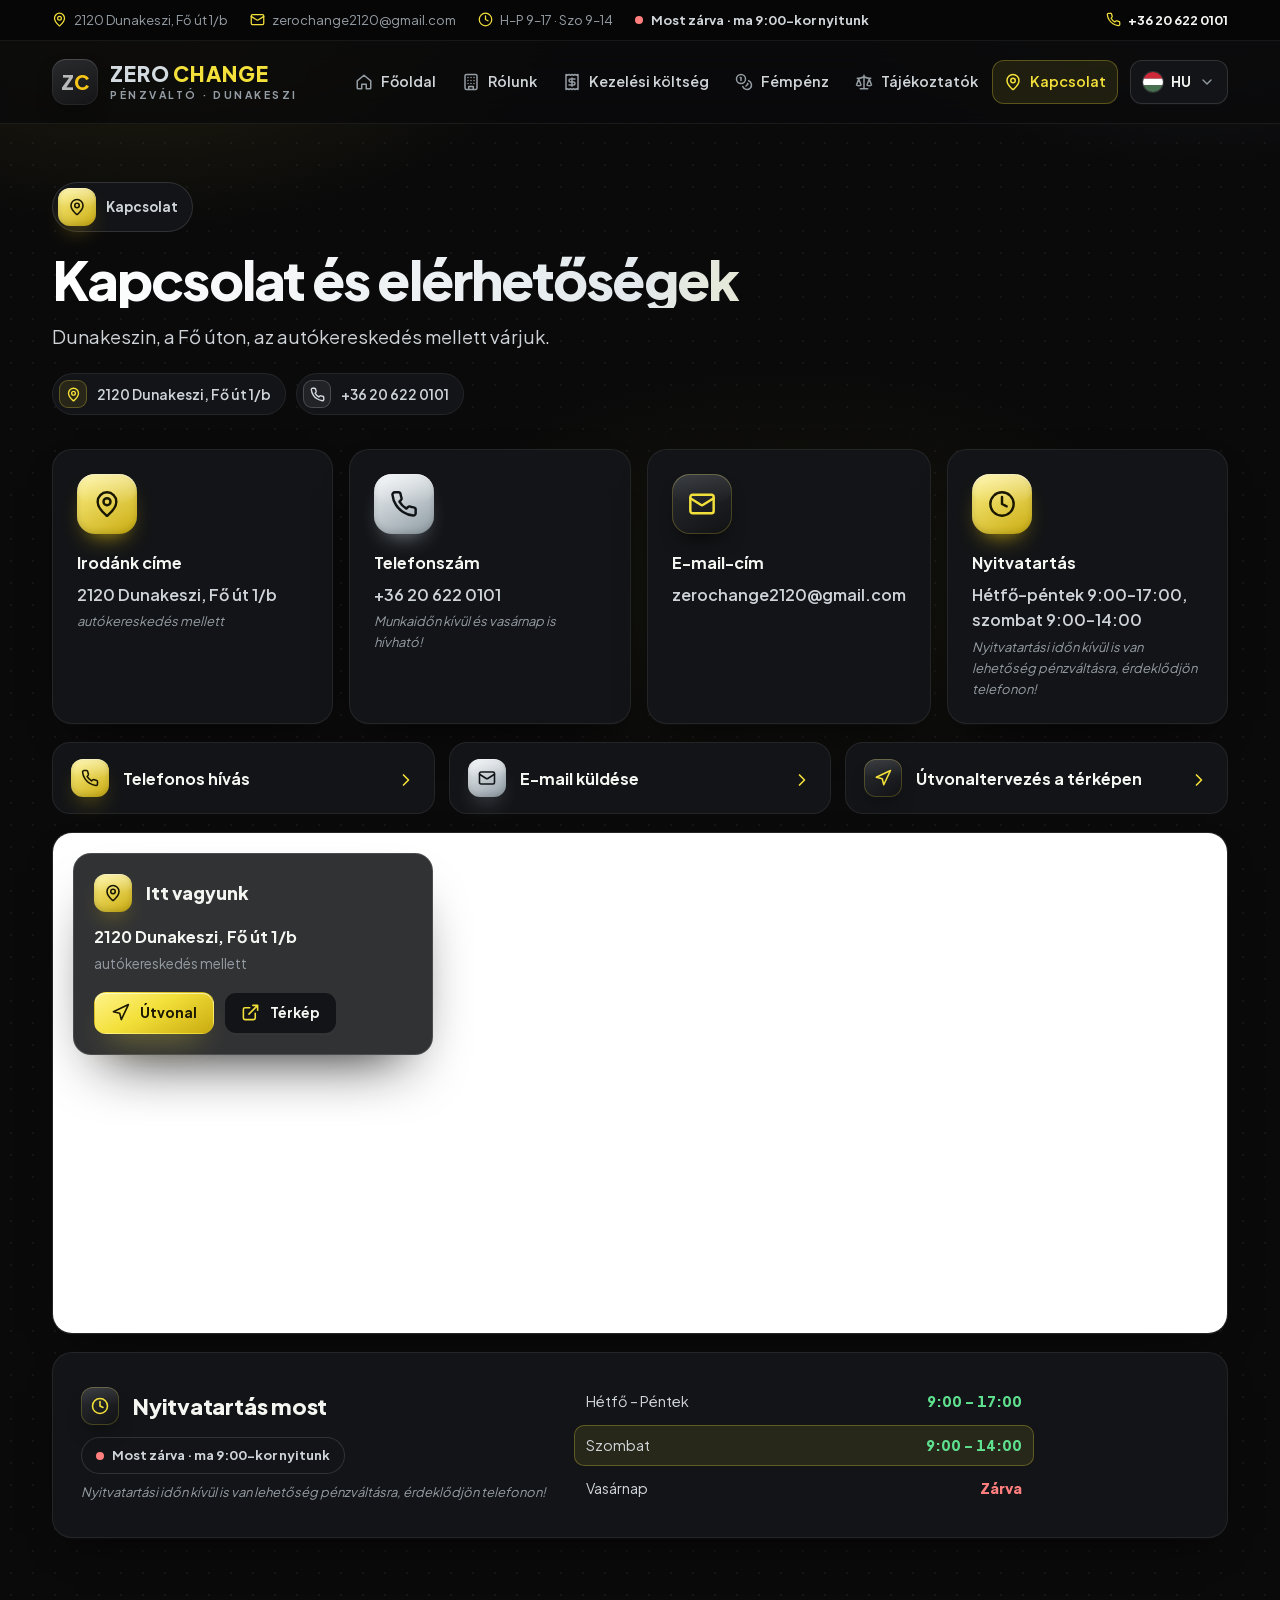
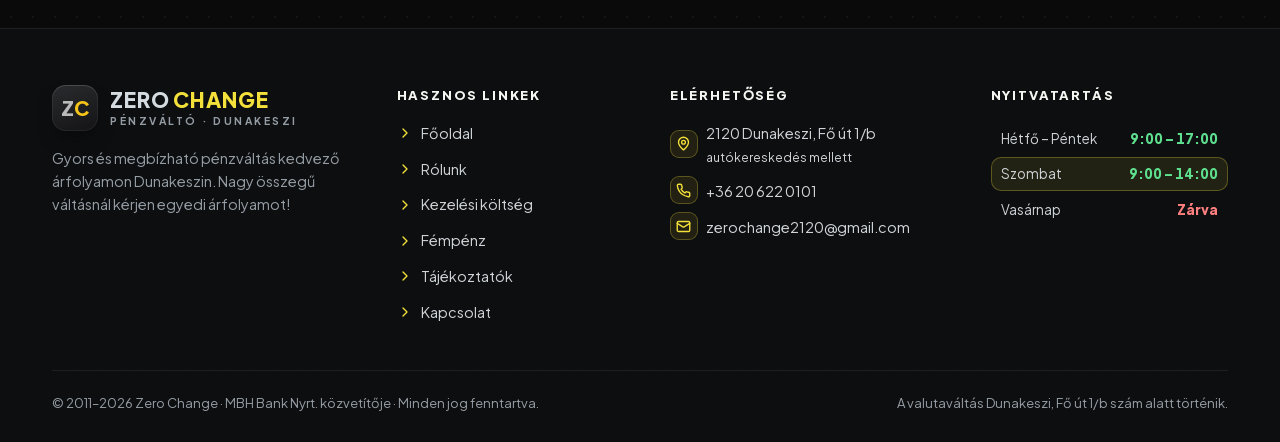
<file: kapcsolat.html>
<!doctype html>
<html lang="hu" data-page="contact">
<head>
<meta charset="utf-8">
<meta name="viewport" content="width=device-width, initial-scale=1, viewport-fit=cover">
<title>Kapcsolat | Zero Change Pénzváltó Dunakeszi</title>
<meta name="description" content="Zero Change valutaváltó: 2120 Dunakeszi, Fő út 1/b (autókereskedés mellett). Telefon: +36 20 622 0101.">
<link rel="canonical" href="https://zerochange.hu/kapcsolat.html">
<meta name="theme-color" content="#0a0a0b">
<meta name="format-detection" content="telephone=no">
<meta property="og:type" content="website">
<meta property="og:site_name" content="Zero Change">
<meta property="og:locale" content="hu_HU">
<meta property="og:title" content="Kapcsolat | Zero Change Pénzváltó Dunakeszi">
<meta property="og:description" content="Zero Change valutaváltó: 2120 Dunakeszi, Fő út 1/b (autókereskedés mellett). Telefon: +36 20 622 0101.">
<meta property="og:url" content="https://zerochange.hu/kapcsolat.html">
<meta property="og:image" content="https://zerochange.hu/assets/img/icon-512.png">
<link rel="icon" type="image/png" sizes="32x32" href="assets/img/favicon-32.png">
<link rel="apple-touch-icon" href="assets/img/apple-touch-icon.png">
<link rel="preload" href="assets/fonts/plus-jakarta-sans-latin.woff2" as="font" type="font/woff2" crossorigin>
<link rel="preload" href="assets/fonts/plus-jakarta-sans-latin-ext.woff2" as="font" type="font/woff2" crossorigin>
<link rel="stylesheet" href="assets/css/site.css?v=20261125c">
<script src="assets/js/i18n.js?v=20261125c" defer></script>
<script src="assets/js/site.js?v=20261125c" defer></script>
<script type="application/ld+json">{"@context": "https://schema.org", "@type": "FinancialService", "name": "Zero Change", "alternateName": "Zero Change Pénzváltó Dunakeszi", "url": "https://zerochange.hu/", "image": "https://zerochange.hu/assets/img/icon-512.png", "telephone": "+36206220101", "email": "zerochange2120@gmail.com", "description": "Zero Change valutaváltó – gyors és megbízható pénzváltás kedvező árfolyamon Dunakeszin. Nagy összegű váltásnál kérjen egyedi árfolyamot!", "currenciesAccepted": "HUF", "paymentAccepted": "Cash", "address": {"@type": "PostalAddress", "streetAddress": "Fő út 1/b", "postalCode": "2120", "addressLocality": "Dunakeszi", "addressCountry": "HU"}, "geo": {"@type": "GeoCoordinates", "latitude": 47.625639, "longitude": 19.123778}, "openingHoursSpecification": [{"@type": "OpeningHoursSpecification", "dayOfWeek": ["Monday", "Tuesday", "Wednesday", "Thursday", "Friday"], "opens": "09:00", "closes": "17:00"}, {"@type": "OpeningHoursSpecification", "dayOfWeek": ["Saturday"], "opens": "09:00", "closes": "14:00"}]}</script>
</head>
<body>
<svg xmlns="http://www.w3.org/2000/svg" style="display:none" aria-hidden="true"><symbol id="i-pin" viewBox="0 0 24 24"><path d="M20 10c0 4.99-5.54 10.19-7.4 11.8a1 1 0 0 1-1.2 0C9.54 20.19 4 14.99 4 10a8 8 0 0 1 16 0"/><circle cx="12" cy="10" r="3"/></symbol><symbol id="i-mail" viewBox="0 0 24 24"><rect width="20" height="16" x="2" y="4" rx="2"/><path d="m22 7-8.97 5.7a1.94 1.94 0 0 1-2.06 0L2 7"/></symbol><symbol id="i-clock" viewBox="0 0 24 24"><circle cx="12" cy="12" r="10"/><path d="M12 6v6l4 2"/></symbol><symbol id="i-phone" viewBox="0 0 24 24"><path d="M22 16.92v3a2 2 0 0 1-2.18 2 19.8 19.8 0 0 1-8.63-3.07 19.5 19.5 0 0 1-6-6 19.8 19.8 0 0 1-3.07-8.67A2 2 0 0 1 4.11 2h3a2 2 0 0 1 2 1.72c.13.96.36 1.9.7 2.81a2 2 0 0 1-.45 2.11L8.09 9.91a16 16 0 0 0 6 6l1.27-1.27a2 2 0 0 1 2.11-.45c.91.34 1.85.57 2.81.7A2 2 0 0 1 22 16.92z"/></symbol><symbol id="i-home" viewBox="0 0 24 24"><path d="M3 10.5 12 3l9 7.5V20a1 1 0 0 1-1 1h-5v-6H9v6H4a1 1 0 0 1-1-1z"/></symbol><symbol id="i-building" viewBox="0 0 24 24"><rect x="4" y="2" width="16" height="20" rx="2"/><path d="M9 22v-4h6v4M8 6h.01M16 6h.01M12 6h.01M12 10h.01M12 14h.01M16 10h.01M16 14h.01M8 10h.01M8 14h.01"/></symbol><symbol id="i-receipt" viewBox="0 0 24 24"><path d="M4 2v20l2-1 2 1 2-1 2 1 2-1 2 1 2-1 2 1V2l-2 1-2-1-2 1-2-1-2 1-2-1-2 1z"/><path d="M16 8h-6a2 2 0 1 0 0 4h4a2 2 0 1 1 0 4H8M12 17.5v-11"/></symbol><symbol id="i-scale" viewBox="0 0 24 24"><path d="m16 16 3-8 3 8c-.87.65-1.92 1-3 1s-2.13-.35-3-1zM2 16l3-8 3 8c-.87.65-1.92 1-3 1s-2.13-.35-3-1z"/><path d="M7 21h10M12 3v18M3 7h2c2 0 5-1 7-2 2 1 5 2 7 2h2"/></symbol><symbol id="i-coins" viewBox="0 0 24 24"><circle cx="8" cy="8" r="6"/><path d="M18.09 10.37A6 6 0 1 1 10.34 18M7 6h1v4M16.71 13.88l.7.71-2.82 2.82"/></symbol><symbol id="i-menu" viewBox="0 0 24 24"><path d="M4 6h16M4 12h16M4 18h16"/></symbol><symbol id="i-close" viewBox="0 0 24 24"><path d="M18 6 6 18M6 6l12 12"/></symbol><symbol id="i-chev-down" viewBox="0 0 24 24"><path d="m6 9 6 6 6-6"/></symbol><symbol id="i-chev-right" viewBox="0 0 24 24"><path d="m9 18 6-6-6-6"/></symbol><symbol id="i-award" viewBox="0 0 24 24"><circle cx="12" cy="8" r="6"/><path d="M15.48 12.89 17 22l-5-3-5 3 1.52-9.11"/></symbol><symbol id="i-refresh" viewBox="0 0 24 24"><path d="M21 12a9 9 0 0 0-9-9 9.75 9.75 0 0 0-6.74 2.74L3 8"/><path d="M3 3v5h5M3 12a9 9 0 0 0 9 9 9.75 9.75 0 0 0 6.74-2.74L21 16"/><path d="M16 16h5v5"/></symbol><symbol id="i-nav" viewBox="0 0 24 24"><path d="M3 11 22 2l-9 19-2-8z"/></symbol><symbol id="i-search" viewBox="0 0 24 24"><circle cx="11" cy="11" r="8"/><path d="m21 21-4.3-4.3"/></symbol><symbol id="i-globe" viewBox="0 0 24 24"><circle cx="12" cy="12" r="10"/><path d="M12 2a14.5 14.5 0 0 0 0 20 14.5 14.5 0 0 0 0-20M2 12h20"/></symbol><symbol id="i-tag" viewBox="0 0 24 24"><path d="M12.59 2.59A2 2 0 0 0 11.17 2H4a2 2 0 0 0-2 2v7.17a2 2 0 0 0 .59 1.42l8.7 8.7a2.43 2.43 0 0 0 3.42 0l6.58-6.58a2.43 2.43 0 0 0 0-3.42z"/><circle cx="7.5" cy="7.5" r=".6" fill="currentColor"/></symbol><symbol id="i-buy" viewBox="0 0 24 24"><path d="M12 3v12M6 9l6 6 6-6M5 21h14"/></symbol><symbol id="i-sell" viewBox="0 0 24 24"><path d="M12 15V3M6 9l6-6 6 6M5 21h14"/></symbol><symbol id="i-info" viewBox="0 0 24 24"><circle cx="12" cy="12" r="10"/><path d="M12 16v-4M12 8h.01"/></symbol><symbol id="i-arrow-up" viewBox="0 0 24 24"><path d="m5 12 7-7 7 7M12 19V5"/></symbol><symbol id="i-check" viewBox="0 0 24 24"><path d="M20 6 9 17l-5-5"/></symbol><symbol id="i-percent" viewBox="0 0 24 24"><path d="M19 5 5 19"/><circle cx="6.5" cy="6.5" r="2.5"/><circle cx="17.5" cy="17.5" r="2.5"/></symbol><symbol id="i-wallet" viewBox="0 0 24 24"><path d="M19 7V4a1 1 0 0 0-1-1H5a2 2 0 0 0 0 4h15a1 1 0 0 1 1 1v4h-3a2 2 0 0 0 0 4h3a1 1 0 0 0 1-1v-2a1 1 0 0 0-1-1"/><path d="M3 5v14a2 2 0 0 0 2 2h15a1 1 0 0 0 1-1v-4"/></symbol><symbol id="i-file" viewBox="0 0 24 24"><path d="M15 2H6a2 2 0 0 0-2 2v16a2 2 0 0 0 2 2h12a2 2 0 0 0 2-2V7z"/><path d="M14 2v4a2 2 0 0 0 2 2h4M16 13H8M16 17H8M10 9H8"/></symbol><symbol id="i-ext" viewBox="0 0 24 24"><path d="M15 3h6v6M10 14 21 3M18 13v6a2 2 0 0 1-2 2H5a2 2 0 0 1-2-2V8a2 2 0 0 1 2-2h6"/></symbol><symbol id="i-shield" viewBox="0 0 24 24"><path d="M20 13c0 5-3.5 7.5-7.66 8.95a1 1 0 0 1-.67-.01C7.5 20.5 4 18 4 13V6a1 1 0 0 1 1-1c2 0 4.5-1.2 6.24-2.72a1.17 1.17 0 0 1 1.52 0C14.51 3.81 17 5 19 5a1 1 0 0 1 1 1z"/></symbol><symbol id="i-user" viewBox="0 0 24 24"><path d="M19 21v-2a4 4 0 0 0-4-4H9a4 4 0 0 0-4 4v2"/><circle cx="12" cy="7" r="4"/></symbol><symbol id="i-bank" viewBox="0 0 24 24"><path d="M3 22h18M6 18v-7M10 18v-7M14 18v-7M18 18v-7M12 2l9 5H3z"/></symbol><symbol id="i-trend" viewBox="0 0 24 24"><path d="M22 7 13.5 15.5l-5-5L2 17"/><path d="M16 7h6v6"/></symbol><symbol id="i-chart" viewBox="0 0 24 24"><path d="M3 3v18h18"/><path d="m19 9-5 5-4-4-3 3"/></symbol><symbol id="i-cash" viewBox="0 0 24 24"><rect x="2" y="6" width="20" height="12" rx="2"/><circle cx="12" cy="12" r="2.5"/><path d="M6 12h.01M18 12h.01"/></symbol><symbol id="i-swap" viewBox="0 0 24 24"><path d="m16 3 4 4-4 4M20 7H4M8 21l-4-4 4-4M4 17h16"/></symbol><symbol id="i-calendar" viewBox="0 0 24 24"><rect x="3" y="4" width="18" height="18" rx="2"/><path d="M16 2v4M8 2v4M3 10h18"/></symbol><symbol id="flag-hu" viewBox="0 0 24 24"><rect width="24" height="8" fill="#ce2939"/><rect y="8" width="24" height="8" fill="#fff"/><rect y="16" width="24" height="8" fill="#477050"/></symbol><symbol id="flag-de" viewBox="0 0 24 24"><rect width="24" height="8" fill="#000"/><rect y="8" width="24" height="8" fill="#dd0000"/><rect y="16" width="24" height="8" fill="#ffce00"/></symbol><symbol id="flag-gb" viewBox="0 0 24 24"><rect width="24" height="24" fill="#012169"/><path d="M0 0l24 24M24 0 0 24" stroke="#fff" stroke-width="5"/><path d="M0 0l24 24M24 0 0 24" stroke="#c8102e" stroke-width="2"/><path d="M12 0v24M0 12h24" stroke="#fff" stroke-width="7"/><path d="M12 0v24M0 12h24" stroke="#c8102e" stroke-width="4"/></symbol></svg>
<a class="skip" href="#main" data-i18n="skip">Ugrás a tartalomra</a>
<div class="topbar"><div class="wrap tb-in">
  <a class="tb-i tb-addr" href="https://www.google.com/maps/search/?api=1&query=47.625639%2C19.123778" target="_blank" rel="noopener noreferrer"><svg class="i" aria-hidden="true"><use href="#i-pin"/></svg><span>2120 Dunakeszi, Fő út 1/b</span></a>
  <a class="tb-i tb-mail" href="mailto:zerochange2120@gmail.com"><svg class="i" aria-hidden="true"><use href="#i-mail"/></svg><span>zerochange2120@gmail.com</span></a>
  <span class="tb-i tb-hours"><svg class="i" aria-hidden="true"><use href="#i-clock"/></svg><span data-i18n="hours_short">H–P 9–17 · Szo 9–14</span></span>
  <span class="tb-i tb-status" data-status><span class="dot" aria-hidden="true"></span><span data-status-t>H–P 9–17 · Szo 9–14</span></span>
  <a class="tb-i tb-tel" href="tel:+36206220101"><svg class="i" aria-hidden="true"><use href="#i-phone"/></svg><span>+36 20 622 0101</span></a>
</div></div>
<header class="hdr">
  <div class="wrap hdr-in">
    <a class="brand" href="index.html" aria-label="Zero Change – Főoldal"><span class="mark" aria-hidden="true"><b>Z</b><i>C</i></span><span class="wm"><span class="wm-t"><b>ZERO</b><i>CHANGE</i></span><small>Pénzváltó · Dunakeszi</small></span></a>
    <nav class="nav" data-i18n-attr="aria-label:menu_label" aria-label="Menü"><a href="index.html"><svg class="i" aria-hidden="true"><use href="#i-home"/></svg><span data-i18n="nav_home">Főoldal</span></a><a href="rolunk.html"><svg class="i" aria-hidden="true"><use href="#i-building"/></svg><span data-i18n="nav_about">Rólunk</span></a><a href="kezeles.html"><svg class="i" aria-hidden="true"><use href="#i-receipt"/></svg><span data-i18n="nav_fees">Kezelési költség</span></a><a href="fempenz.html"><svg class="i" aria-hidden="true"><use href="#i-coins"/></svg><span data-i18n="nav_coins">Fémpénz</span></a><a href="panasz.html"><svg class="i" aria-hidden="true"><use href="#i-scale"/></svg><span data-i18n="nav_docs">Tájékoztatók</span></a><a href="kapcsolat.html" aria-current="page"><svg class="i" aria-hidden="true"><use href="#i-pin"/></svg><span data-i18n="nav_contact">Kapcsolat</span></a></nav>
    <div class="lang">
      <button class="lang-btn" type="button" aria-haspopup="true" aria-expanded="false" data-i18n-attr="aria-label:lang_label" aria-label="Nyelv kiválasztása"><svg class="flag lang-cur-flag" aria-hidden="true"><use href="#flag-hu"/></svg><span class="lang-cur-text">HU</span><svg class="i" aria-hidden="true"><use href="#i-chev-down"/></svg></button>
      <div class="lang-menu"></div>
    </div>
    <button class="burger" id="menuOpen" type="button" aria-controls="drawer" aria-expanded="false" data-i18n-attr="aria-label:menu_open" aria-label="Menü megnyitása"><svg class="i" aria-hidden="true"><use href="#i-menu"/></svg></button>
  </div>
</header>
<div class="drawer" id="drawer">
  <div class="drawer-bg" data-close></div>
  <div class="drawer-panel" role="dialog" aria-modal="true" data-i18n-attr="aria-label:menu_label" aria-label="Menü">
    <div class="drawer-top"><span class="brand"><span class="mark" aria-hidden="true"><b>Z</b><i>C</i></span><span class="wm"><span class="wm-t"><b>ZERO</b><i>CHANGE</i></span></span></span><button type="button" data-close data-i18n-attr="aria-label:menu_close" aria-label="Menü bezárása" class="burger burger-x"><svg class="i" aria-hidden="true"><use href="#i-close"/></svg></button></div>
    <a class="dlk" href="index.html"><span class="mi"><svg class="i" aria-hidden="true"><use href="#i-home"/></svg></span><span data-i18n="nav_home">Főoldal</span></a><a class="dlk" href="rolunk.html"><span class="mi"><svg class="i" aria-hidden="true"><use href="#i-building"/></svg></span><span data-i18n="nav_about">Rólunk</span></a><a class="dlk" href="kezeles.html"><span class="mi"><svg class="i" aria-hidden="true"><use href="#i-receipt"/></svg></span><span data-i18n="nav_fees">Kezelési költség</span></a><a class="dlk" href="fempenz.html"><span class="mi"><svg class="i" aria-hidden="true"><use href="#i-coins"/></svg></span><span data-i18n="nav_coins">Fémpénz</span></a><a class="dlk" href="panasz.html"><span class="mi"><svg class="i" aria-hidden="true"><use href="#i-scale"/></svg></span><span data-i18n="nav_docs">Tájékoztatók</span></a><a class="dlk" href="kapcsolat.html" aria-current="page"><span class="mi"><svg class="i" aria-hidden="true"><use href="#i-pin"/></svg></span><span data-i18n="nav_contact">Kapcsolat</span></a>
    <div class="drawer-info">
      <a href="tel:+36206220101">+36 20 622 0101</a>
      <a href="mailto:zerochange2120@gmail.com">zerochange2120@gmail.com</a>
      <a href="https://www.google.com/maps/search/?api=1&query=47.625639%2C19.123778" target="_blank" rel="noopener noreferrer">2120 Dunakeszi, Fő út 1/b</a>
      <span data-i18n="hours_long">Hétfő–péntek 9:00–17:00, szombat 9:00–14:00</span>
    </div>
  </div>
</div>
<main id="main">
<section class="ph"><div class="wrap">
  <div class="ph-badge"><span class="pi pi-sm"><svg class="i" aria-hidden="true"><use href="#i-pin"/></svg></span><span data-i18n="nav_contact">Kapcsolat</span></div>
  <h1 class="h1" data-i18n="contact_title">Kapcsolat és elérhetőségek</h1>
  <p class="lead" data-i18n="contact_sub">Dunakeszin, a Fő úton, az autókereskedés mellett várjuk.</p>
  <div class="chips"><span class="chip"><span class="mi"><svg class="i" aria-hidden="true"><use href="#i-pin"/></svg></span><a href="https://www.google.com/maps/search/?api=1&query=47.625639%2C19.123778" target="_blank" rel="noopener noreferrer">2120 Dunakeszi, Fő út 1/b</a></span><span class="chip"><span class="mi s"><svg class="i" aria-hidden="true"><use href="#i-phone"/></svg></span><a href="tel:+36206220101">+36 20 622 0101</a></span></div>
</div></section>
<section class="wrap sec">
  <div class="cgrid">
    <div class="card cc-card"><span class="pi pi-lg"><svg class="i" aria-hidden="true"><use href="#i-pin"/></svg></span><div class="cc-b"><h3 data-i18n="card_address">Irodánk címe</h3><a class="ln" href="https://www.google.com/maps/search/?api=1&query=47.625639%2C19.123778" target="_blank" rel="noopener noreferrer">2120 Dunakeszi, Fő út 1/b</a><small data-i18n="addr_note">autókereskedés mellett</small></div></div>
    <div class="card cc-card"><span class="pi pi-s pi-lg"><svg class="i" aria-hidden="true"><use href="#i-phone"/></svg></span><div class="cc-b"><h3 data-i18n="card_phone">Telefonszám</h3><a class="ln" href="tel:+36206220101">+36 20 622 0101</a><small data-i18n="phone_note">Munkaidőn kívül és vasárnap is hívható!</small></div></div>
    <div class="card cc-card"><span class="pi pi-d pi-lg"><svg class="i" aria-hidden="true"><use href="#i-mail"/></svg></span><div class="cc-b"><h3 data-i18n="card_email">E-mail-cím</h3><a class="ln" href="mailto:zerochange2120@gmail.com">zerochange2120@gmail.com</a></div></div>
    <div class="card cc-card"><span class="pi pi-lg"><svg class="i" aria-hidden="true"><use href="#i-clock"/></svg></span><div class="cc-b"><h3 data-i18n="card_hours">Nyitvatartás</h3><span class="ln" data-i18n="hours_long">Hétfő–péntek 9:00–17:00, szombat 9:00–14:00</span><small data-i18n="after_hours">Nyitvatartási időn kívül is van lehetőség pénzváltásra, érdeklődjön telefonon!</small></div></div>
  </div>
  <div class="actions">
    <a class="act" href="tel:+36206220101"><span class="pi pi-sm"><svg class="i" aria-hidden="true"><use href="#i-phone"/></svg></span><span data-i18n="action_call">Telefonos hívás</span><span class="go"><svg class="i" aria-hidden="true"><use href="#i-chev-right"/></svg></span></a>
    <a class="act" href="mailto:zerochange2120@gmail.com"><span class="pi pi-s pi-sm"><svg class="i" aria-hidden="true"><use href="#i-mail"/></svg></span><span data-i18n="action_email">E-mail küldése</span><span class="go"><svg class="i" aria-hidden="true"><use href="#i-chev-right"/></svg></span></a>
    <a class="act" href="https://www.google.com/maps/dir/?api=1&destination=47.625639%2C19.123778" target="_blank" rel="noopener noreferrer"><span class="pi pi-d pi-sm"><svg class="i" aria-hidden="true"><use href="#i-nav"/></svg></span><span data-i18n="action_route">Útvonaltervezés a térképen</span><span class="go"><svg class="i" aria-hidden="true"><use href="#i-chev-right"/></svg></span></a>
  </div>
  <div class="card mapx">
    <div class="mapx-frame">
      <iframe id="mapFrame" src="https://maps.google.com/maps?q=47.625639,19.123778&z=16&hl=hu&output=embed" data-src="https://maps.google.com/maps?q=47.625639,19.123778&z=16&hl=hu&output=embed" loading="lazy" referrerpolicy="no-referrer-when-downgrade" allowfullscreen data-i18n-attr="title:map_frame" title="Térkép: Zero Change valutaváltó, 2120 Dunakeszi, Fő út 1/b"></iframe>
      <div class="mapx-card">
        <div class="card-h"><span class="pi pi-sm"><svg class="i" aria-hidden="true"><use href="#i-pin"/></svg></span><h2 data-i18n="map_here">Itt vagyunk</h2></div>
        <div class="mapx-l"><b>2120 Dunakeszi, Fő út 1/b</b><small data-i18n="addr_note">autókereskedés mellett</small></div>
        <div class="mapx-b"><a class="btn btn-p btn-s" href="https://www.google.com/maps/dir/?api=1&destination=47.625639%2C19.123778" target="_blank" rel="noopener noreferrer"><svg class="i" aria-hidden="true"><use href="#i-nav"/></svg><span data-i18n="btn_route_short">Útvonal</span></a><a class="btn btn-s" href="https://www.google.com/maps/search/?api=1&query=47.625639%2C19.123778" target="_blank" rel="noopener noreferrer"><svg class="i" aria-hidden="true"><use href="#i-ext"/></svg><span data-i18n="map_open_short">Térkép</span></a></div>
      </div>
    </div>
  </div>
  <div class="card pad hrs-card">
    <div><div class="card-h" style="margin-bottom:12px"><span class="pi pi-d pi-sm"><svg class="i" aria-hidden="true"><use href="#i-clock"/></svg></span><h2 class="h2" data-i18n="hours_now">Nyitvatartás most</h2></div><span class="st-pill" data-status><span class="dot" aria-hidden="true"></span><span data-status-t>H–P 9–17 · Szo 9–14</span></span><p class="hrs-note" data-i18n="after_hours">Nyitvatartási időn kívül is van lehetőség pénzváltásra, érdeklődjön telefonon!</p></div>
    <dl class="hrs"><div data-days="1,2,3,4,5"><dt data-i18n="d_monfri">Hétfő – Péntek</dt><dd>9:00 – 17:00</dd></div><div data-days="6"><dt data-i18n="d_sat">Szombat</dt><dd>9:00 – 14:00</dd></div><div data-days="0"><dt data-i18n="d_sun">Vasárnap</dt><dd class="cl" data-i18n="closed">Zárva</dd></div></dl>
  </div>
</section>
</main>
<footer class="ftr">
  <div class="wrap">
    <div class="ftr-g">
      <div><a class="brand" href="index.html" aria-label="Zero Change"><span class="mark" aria-hidden="true"><b>Z</b><i>C</i></span><span class="wm"><span class="wm-t"><b>ZERO</b><i>CHANGE</i></span><small>Pénzváltó · Dunakeszi</small></span></a><p data-i18n="footer_desc">Gyors és megbízható pénzváltás kedvező árfolyamon Dunakeszin. Nagy összegű váltásnál kérjen egyedi árfolyamot!</p></div>
      <div><h2 data-i18n="footer_links">Hasznos linkek</h2><ul><li><a href="index.html"><svg class="i i-sm" aria-hidden="true"><use href="#i-chev-right"/></svg><span data-i18n="nav_home">Főoldal</span></a></li><li><a href="rolunk.html"><svg class="i i-sm" aria-hidden="true"><use href="#i-chev-right"/></svg><span data-i18n="nav_about">Rólunk</span></a></li><li><a href="kezeles.html"><svg class="i i-sm" aria-hidden="true"><use href="#i-chev-right"/></svg><span data-i18n="nav_fees">Kezelési költség</span></a></li><li><a href="fempenz.html"><svg class="i i-sm" aria-hidden="true"><use href="#i-chev-right"/></svg><span data-i18n="nav_coins">Fémpénz</span></a></li><li><a href="panasz.html"><svg class="i i-sm" aria-hidden="true"><use href="#i-chev-right"/></svg><span data-i18n="nav_docs">Tájékoztatók</span></a></li><li><a href="kapcsolat.html"><svg class="i i-sm" aria-hidden="true"><use href="#i-chev-right"/></svg><span data-i18n="nav_contact">Kapcsolat</span></a></li></ul></div>
      <div><h2 data-i18n="footer_contact">Elérhetőség</h2>
        <ul>
          <li><a class="fci" href="https://www.google.com/maps/search/?api=1&query=47.625639%2C19.123778" target="_blank" rel="noopener noreferrer"><span class="mi"><svg class="i" aria-hidden="true"><use href="#i-pin"/></svg></span><span>2120 Dunakeszi, Fő út 1/b<br><small class="nm" data-i18n="addr_note">autókereskedés mellett</small></span></a></li>
          <li><a class="fci" href="tel:+36206220101"><span class="mi"><svg class="i" aria-hidden="true"><use href="#i-phone"/></svg></span><span>+36 20 622 0101</span></a></li>
          <li><a class="fci" href="mailto:zerochange2120@gmail.com"><span class="mi"><svg class="i" aria-hidden="true"><use href="#i-mail"/></svg></span><span>zerochange2120@gmail.com</span></a></li>
        </ul>
      </div>
      <div><h2 data-i18n="footer_hours">Nyitvatartás</h2><dl class="hrs"><div data-days="1,2,3,4,5"><dt data-i18n="d_monfri">Hétfő – Péntek</dt><dd>9:00 – 17:00</dd></div><div data-days="6"><dt data-i18n="d_sat">Szombat</dt><dd>9:00 – 14:00</dd></div><div data-days="0"><dt data-i18n="d_sun">Vasárnap</dt><dd class="cl" data-i18n="closed">Zárva</dd></div></dl></div>
    </div>
    <div class="ftr-b"><span>© 2011–<span id="year">2026</span> Zero Change · <span data-i18n="partner">MBH Bank Nyrt. közvetítője</span> · <span data-i18n="footer_rights">Minden jog fenntartva.</span></span><span data-i18n="footer_where">A valutaváltás Dunakeszi, Fő út 1/b szám alatt történik.</span></div>
  </div>
</footer>
<button class="totop" id="toTop" type="button" data-i18n-attr="aria-label:to_top" aria-label="Vissza az oldal tetejére"><svg class="i" aria-hidden="true"><use href="#i-arrow-up"/></svg></button>
<nav class="tabbar" data-i18n-attr="aria-label:tab_label" aria-label="Gyorsmenü"><a href="index.html"><svg class="i" aria-hidden="true"><use href="#i-chart"/></svg><span data-i18n="tab_rates">Árfolyam</span></a><a href="fempenz.html"><svg class="i" aria-hidden="true"><use href="#i-coins"/></svg><span data-i18n="tab_coins">Fémpénz</span></a><a href="kezeles.html"><svg class="i" aria-hidden="true"><use href="#i-receipt"/></svg><span data-i18n="tab_fees">Díjak</span></a><a href="panasz.html"><svg class="i" aria-hidden="true"><use href="#i-file"/></svg><span data-i18n="tab_docs">Infók</span></a><a href="kapcsolat.html" aria-current="page"><svg class="i" aria-hidden="true"><use href="#i-pin"/></svg><span data-i18n="tab_contact">Kapcsolat</span></a></nav>
</body>
</html>
</file>
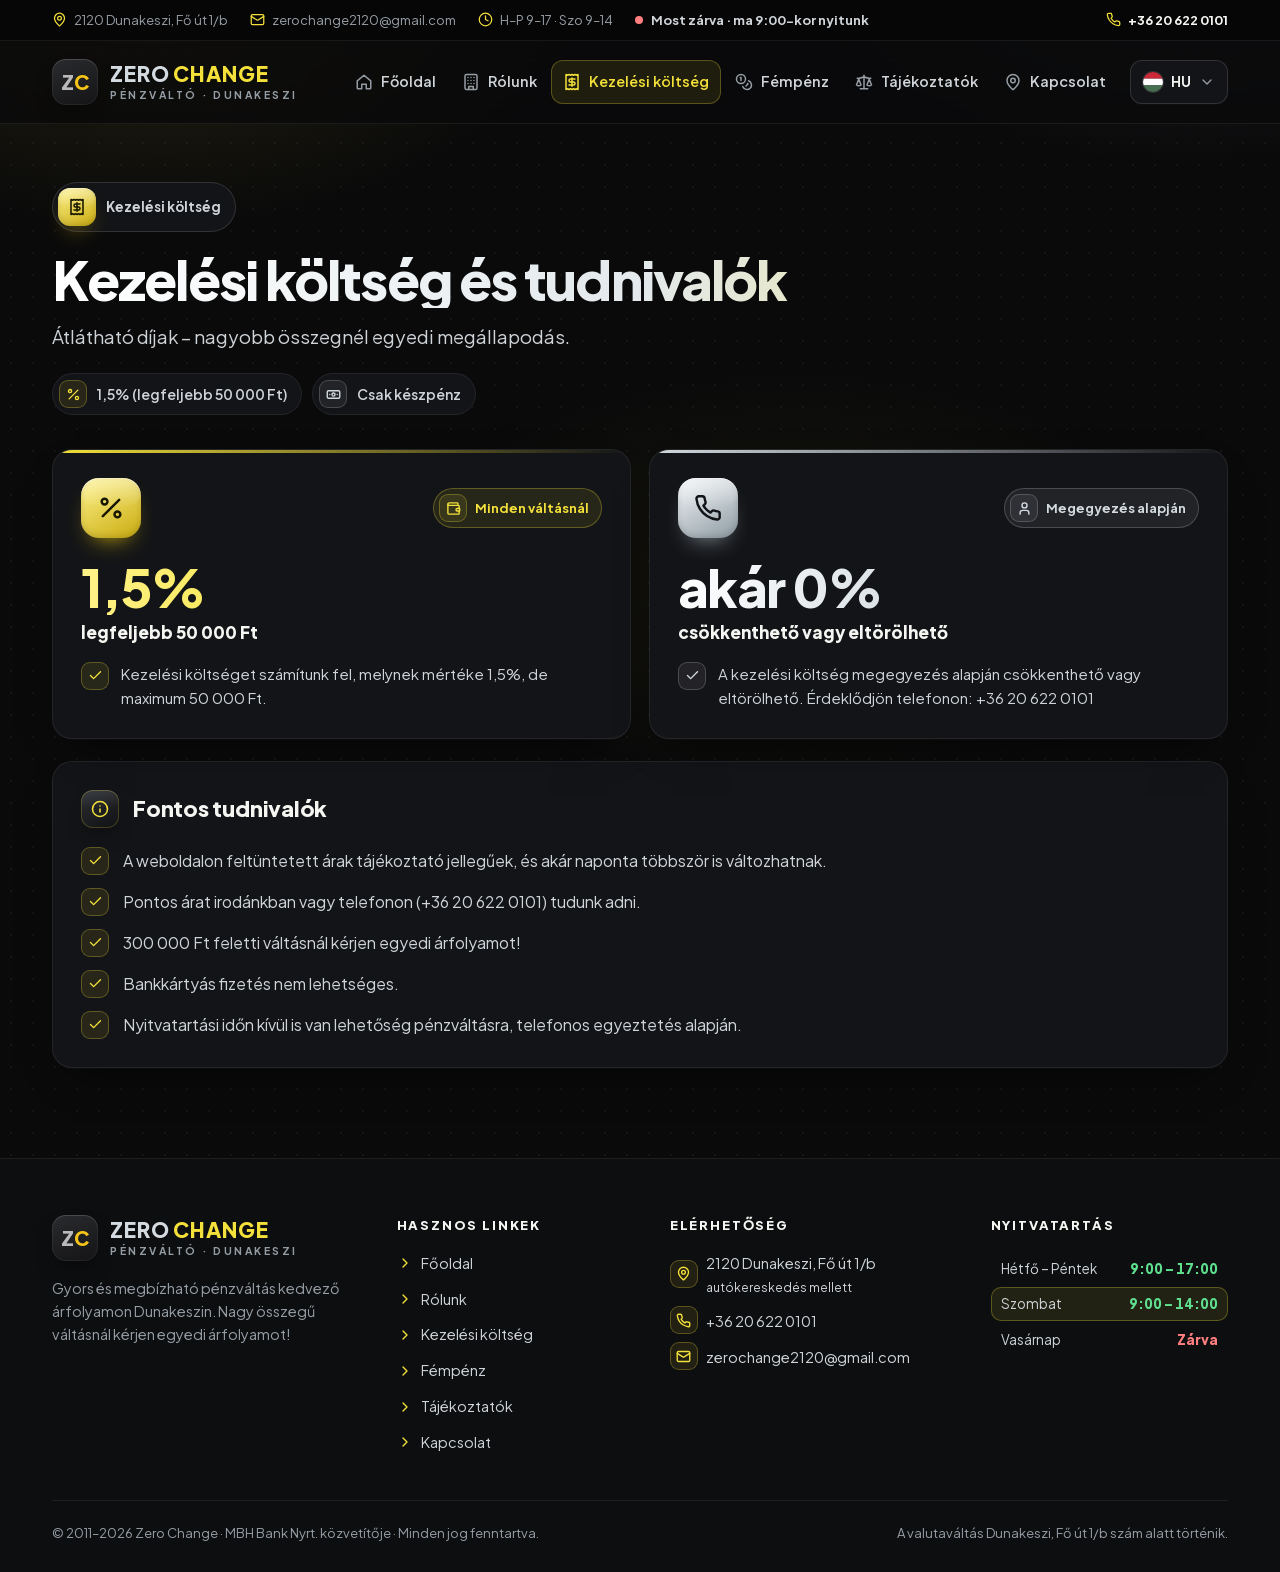
<file: kezeles.html>
<!doctype html>
<html lang="hu" data-page="fees">
<head>
<meta charset="utf-8">
<meta name="viewport" content="width=device-width, initial-scale=1, viewport-fit=cover">
<title>Kezelési költség | Zero Change Pénzváltó Dunakeszi</title>
<meta name="description" content="Kezelési költség: 1,5%, de maximum 50 000 Ft, amely megegyezés alapján csökkenthető vagy eltörölhető.">
<link rel="canonical" href="https://zerochange.hu/kezeles.html">
<meta name="theme-color" content="#0a0a0b">
<meta name="format-detection" content="telephone=no">
<meta property="og:type" content="website">
<meta property="og:site_name" content="Zero Change">
<meta property="og:locale" content="hu_HU">
<meta property="og:title" content="Kezelési költség | Zero Change Pénzváltó Dunakeszi">
<meta property="og:description" content="Kezelési költség: 1,5%, de maximum 50 000 Ft, amely megegyezés alapján csökkenthető vagy eltörölhető.">
<meta property="og:url" content="https://zerochange.hu/kezeles.html">
<meta property="og:image" content="https://zerochange.hu/assets/img/icon-512.png">
<link rel="icon" type="image/png" sizes="32x32" href="assets/img/favicon-32.png">
<link rel="apple-touch-icon" href="assets/img/apple-touch-icon.png">
<link rel="preload" href="assets/fonts/plus-jakarta-sans-latin.woff2" as="font" type="font/woff2" crossorigin>
<link rel="preload" href="assets/fonts/plus-jakarta-sans-latin-ext.woff2" as="font" type="font/woff2" crossorigin>
<link rel="stylesheet" href="assets/css/site.css?v=20261125c">
<script src="assets/js/i18n.js?v=20261125c" defer></script>
<script src="assets/js/site.js?v=20261125c" defer></script>
</head>
<body>
<svg xmlns="http://www.w3.org/2000/svg" style="display:none" aria-hidden="true"><symbol id="i-pin" viewBox="0 0 24 24"><path d="M20 10c0 4.99-5.54 10.19-7.4 11.8a1 1 0 0 1-1.2 0C9.54 20.19 4 14.99 4 10a8 8 0 0 1 16 0"/><circle cx="12" cy="10" r="3"/></symbol><symbol id="i-mail" viewBox="0 0 24 24"><rect width="20" height="16" x="2" y="4" rx="2"/><path d="m22 7-8.97 5.7a1.94 1.94 0 0 1-2.06 0L2 7"/></symbol><symbol id="i-clock" viewBox="0 0 24 24"><circle cx="12" cy="12" r="10"/><path d="M12 6v6l4 2"/></symbol><symbol id="i-phone" viewBox="0 0 24 24"><path d="M22 16.92v3a2 2 0 0 1-2.18 2 19.8 19.8 0 0 1-8.63-3.07 19.5 19.5 0 0 1-6-6 19.8 19.8 0 0 1-3.07-8.67A2 2 0 0 1 4.11 2h3a2 2 0 0 1 2 1.72c.13.96.36 1.9.7 2.81a2 2 0 0 1-.45 2.11L8.09 9.91a16 16 0 0 0 6 6l1.27-1.27a2 2 0 0 1 2.11-.45c.91.34 1.85.57 2.81.7A2 2 0 0 1 22 16.92z"/></symbol><symbol id="i-home" viewBox="0 0 24 24"><path d="M3 10.5 12 3l9 7.5V20a1 1 0 0 1-1 1h-5v-6H9v6H4a1 1 0 0 1-1-1z"/></symbol><symbol id="i-building" viewBox="0 0 24 24"><rect x="4" y="2" width="16" height="20" rx="2"/><path d="M9 22v-4h6v4M8 6h.01M16 6h.01M12 6h.01M12 10h.01M12 14h.01M16 10h.01M16 14h.01M8 10h.01M8 14h.01"/></symbol><symbol id="i-receipt" viewBox="0 0 24 24"><path d="M4 2v20l2-1 2 1 2-1 2 1 2-1 2 1 2-1 2 1V2l-2 1-2-1-2 1-2-1-2 1-2-1-2 1z"/><path d="M16 8h-6a2 2 0 1 0 0 4h4a2 2 0 1 1 0 4H8M12 17.5v-11"/></symbol><symbol id="i-scale" viewBox="0 0 24 24"><path d="m16 16 3-8 3 8c-.87.65-1.92 1-3 1s-2.13-.35-3-1zM2 16l3-8 3 8c-.87.65-1.92 1-3 1s-2.13-.35-3-1z"/><path d="M7 21h10M12 3v18M3 7h2c2 0 5-1 7-2 2 1 5 2 7 2h2"/></symbol><symbol id="i-coins" viewBox="0 0 24 24"><circle cx="8" cy="8" r="6"/><path d="M18.09 10.37A6 6 0 1 1 10.34 18M7 6h1v4M16.71 13.88l.7.71-2.82 2.82"/></symbol><symbol id="i-menu" viewBox="0 0 24 24"><path d="M4 6h16M4 12h16M4 18h16"/></symbol><symbol id="i-close" viewBox="0 0 24 24"><path d="M18 6 6 18M6 6l12 12"/></symbol><symbol id="i-chev-down" viewBox="0 0 24 24"><path d="m6 9 6 6 6-6"/></symbol><symbol id="i-chev-right" viewBox="0 0 24 24"><path d="m9 18 6-6-6-6"/></symbol><symbol id="i-award" viewBox="0 0 24 24"><circle cx="12" cy="8" r="6"/><path d="M15.48 12.89 17 22l-5-3-5 3 1.52-9.11"/></symbol><symbol id="i-refresh" viewBox="0 0 24 24"><path d="M21 12a9 9 0 0 0-9-9 9.75 9.75 0 0 0-6.74 2.74L3 8"/><path d="M3 3v5h5M3 12a9 9 0 0 0 9 9 9.75 9.75 0 0 0 6.74-2.74L21 16"/><path d="M16 16h5v5"/></symbol><symbol id="i-nav" viewBox="0 0 24 24"><path d="M3 11 22 2l-9 19-2-8z"/></symbol><symbol id="i-search" viewBox="0 0 24 24"><circle cx="11" cy="11" r="8"/><path d="m21 21-4.3-4.3"/></symbol><symbol id="i-globe" viewBox="0 0 24 24"><circle cx="12" cy="12" r="10"/><path d="M12 2a14.5 14.5 0 0 0 0 20 14.5 14.5 0 0 0 0-20M2 12h20"/></symbol><symbol id="i-tag" viewBox="0 0 24 24"><path d="M12.59 2.59A2 2 0 0 0 11.17 2H4a2 2 0 0 0-2 2v7.17a2 2 0 0 0 .59 1.42l8.7 8.7a2.43 2.43 0 0 0 3.42 0l6.58-6.58a2.43 2.43 0 0 0 0-3.42z"/><circle cx="7.5" cy="7.5" r=".6" fill="currentColor"/></symbol><symbol id="i-buy" viewBox="0 0 24 24"><path d="M12 3v12M6 9l6 6 6-6M5 21h14"/></symbol><symbol id="i-sell" viewBox="0 0 24 24"><path d="M12 15V3M6 9l6-6 6 6M5 21h14"/></symbol><symbol id="i-info" viewBox="0 0 24 24"><circle cx="12" cy="12" r="10"/><path d="M12 16v-4M12 8h.01"/></symbol><symbol id="i-arrow-up" viewBox="0 0 24 24"><path d="m5 12 7-7 7 7M12 19V5"/></symbol><symbol id="i-check" viewBox="0 0 24 24"><path d="M20 6 9 17l-5-5"/></symbol><symbol id="i-percent" viewBox="0 0 24 24"><path d="M19 5 5 19"/><circle cx="6.5" cy="6.5" r="2.5"/><circle cx="17.5" cy="17.5" r="2.5"/></symbol><symbol id="i-wallet" viewBox="0 0 24 24"><path d="M19 7V4a1 1 0 0 0-1-1H5a2 2 0 0 0 0 4h15a1 1 0 0 1 1 1v4h-3a2 2 0 0 0 0 4h3a1 1 0 0 0 1-1v-2a1 1 0 0 0-1-1"/><path d="M3 5v14a2 2 0 0 0 2 2h15a1 1 0 0 0 1-1v-4"/></symbol><symbol id="i-file" viewBox="0 0 24 24"><path d="M15 2H6a2 2 0 0 0-2 2v16a2 2 0 0 0 2 2h12a2 2 0 0 0 2-2V7z"/><path d="M14 2v4a2 2 0 0 0 2 2h4M16 13H8M16 17H8M10 9H8"/></symbol><symbol id="i-ext" viewBox="0 0 24 24"><path d="M15 3h6v6M10 14 21 3M18 13v6a2 2 0 0 1-2 2H5a2 2 0 0 1-2-2V8a2 2 0 0 1 2-2h6"/></symbol><symbol id="i-shield" viewBox="0 0 24 24"><path d="M20 13c0 5-3.5 7.5-7.66 8.95a1 1 0 0 1-.67-.01C7.5 20.5 4 18 4 13V6a1 1 0 0 1 1-1c2 0 4.5-1.2 6.24-2.72a1.17 1.17 0 0 1 1.52 0C14.51 3.81 17 5 19 5a1 1 0 0 1 1 1z"/></symbol><symbol id="i-user" viewBox="0 0 24 24"><path d="M19 21v-2a4 4 0 0 0-4-4H9a4 4 0 0 0-4 4v2"/><circle cx="12" cy="7" r="4"/></symbol><symbol id="i-bank" viewBox="0 0 24 24"><path d="M3 22h18M6 18v-7M10 18v-7M14 18v-7M18 18v-7M12 2l9 5H3z"/></symbol><symbol id="i-trend" viewBox="0 0 24 24"><path d="M22 7 13.5 15.5l-5-5L2 17"/><path d="M16 7h6v6"/></symbol><symbol id="i-chart" viewBox="0 0 24 24"><path d="M3 3v18h18"/><path d="m19 9-5 5-4-4-3 3"/></symbol><symbol id="i-cash" viewBox="0 0 24 24"><rect x="2" y="6" width="20" height="12" rx="2"/><circle cx="12" cy="12" r="2.5"/><path d="M6 12h.01M18 12h.01"/></symbol><symbol id="i-swap" viewBox="0 0 24 24"><path d="m16 3 4 4-4 4M20 7H4M8 21l-4-4 4-4M4 17h16"/></symbol><symbol id="i-calendar" viewBox="0 0 24 24"><rect x="3" y="4" width="18" height="18" rx="2"/><path d="M16 2v4M8 2v4M3 10h18"/></symbol><symbol id="flag-hu" viewBox="0 0 24 24"><rect width="24" height="8" fill="#ce2939"/><rect y="8" width="24" height="8" fill="#fff"/><rect y="16" width="24" height="8" fill="#477050"/></symbol><symbol id="flag-de" viewBox="0 0 24 24"><rect width="24" height="8" fill="#000"/><rect y="8" width="24" height="8" fill="#dd0000"/><rect y="16" width="24" height="8" fill="#ffce00"/></symbol><symbol id="flag-gb" viewBox="0 0 24 24"><rect width="24" height="24" fill="#012169"/><path d="M0 0l24 24M24 0 0 24" stroke="#fff" stroke-width="5"/><path d="M0 0l24 24M24 0 0 24" stroke="#c8102e" stroke-width="2"/><path d="M12 0v24M0 12h24" stroke="#fff" stroke-width="7"/><path d="M12 0v24M0 12h24" stroke="#c8102e" stroke-width="4"/></symbol></svg>
<a class="skip" href="#main" data-i18n="skip">Ugrás a tartalomra</a>
<div class="topbar"><div class="wrap tb-in">
  <a class="tb-i tb-addr" href="https://www.google.com/maps/search/?api=1&query=47.625639%2C19.123778" target="_blank" rel="noopener noreferrer"><svg class="i" aria-hidden="true"><use href="#i-pin"/></svg><span>2120 Dunakeszi, Fő út 1/b</span></a>
  <a class="tb-i tb-mail" href="mailto:zerochange2120@gmail.com"><svg class="i" aria-hidden="true"><use href="#i-mail"/></svg><span>zerochange2120@gmail.com</span></a>
  <span class="tb-i tb-hours"><svg class="i" aria-hidden="true"><use href="#i-clock"/></svg><span data-i18n="hours_short">H–P 9–17 · Szo 9–14</span></span>
  <span class="tb-i tb-status" data-status><span class="dot" aria-hidden="true"></span><span data-status-t>H–P 9–17 · Szo 9–14</span></span>
  <a class="tb-i tb-tel" href="tel:+36206220101"><svg class="i" aria-hidden="true"><use href="#i-phone"/></svg><span>+36 20 622 0101</span></a>
</div></div>
<header class="hdr">
  <div class="wrap hdr-in">
    <a class="brand" href="index.html" aria-label="Zero Change – Főoldal"><span class="mark" aria-hidden="true"><b>Z</b><i>C</i></span><span class="wm"><span class="wm-t"><b>ZERO</b><i>CHANGE</i></span><small>Pénzváltó · Dunakeszi</small></span></a>
    <nav class="nav" data-i18n-attr="aria-label:menu_label" aria-label="Menü"><a href="index.html"><svg class="i" aria-hidden="true"><use href="#i-home"/></svg><span data-i18n="nav_home">Főoldal</span></a><a href="rolunk.html"><svg class="i" aria-hidden="true"><use href="#i-building"/></svg><span data-i18n="nav_about">Rólunk</span></a><a href="kezeles.html" aria-current="page"><svg class="i" aria-hidden="true"><use href="#i-receipt"/></svg><span data-i18n="nav_fees">Kezelési költség</span></a><a href="fempenz.html"><svg class="i" aria-hidden="true"><use href="#i-coins"/></svg><span data-i18n="nav_coins">Fémpénz</span></a><a href="panasz.html"><svg class="i" aria-hidden="true"><use href="#i-scale"/></svg><span data-i18n="nav_docs">Tájékoztatók</span></a><a href="kapcsolat.html"><svg class="i" aria-hidden="true"><use href="#i-pin"/></svg><span data-i18n="nav_contact">Kapcsolat</span></a></nav>
    <div class="lang">
      <button class="lang-btn" type="button" aria-haspopup="true" aria-expanded="false" data-i18n-attr="aria-label:lang_label" aria-label="Nyelv kiválasztása"><svg class="flag lang-cur-flag" aria-hidden="true"><use href="#flag-hu"/></svg><span class="lang-cur-text">HU</span><svg class="i" aria-hidden="true"><use href="#i-chev-down"/></svg></button>
      <div class="lang-menu"></div>
    </div>
    <button class="burger" id="menuOpen" type="button" aria-controls="drawer" aria-expanded="false" data-i18n-attr="aria-label:menu_open" aria-label="Menü megnyitása"><svg class="i" aria-hidden="true"><use href="#i-menu"/></svg></button>
  </div>
</header>
<div class="drawer" id="drawer">
  <div class="drawer-bg" data-close></div>
  <div class="drawer-panel" role="dialog" aria-modal="true" data-i18n-attr="aria-label:menu_label" aria-label="Menü">
    <div class="drawer-top"><span class="brand"><span class="mark" aria-hidden="true"><b>Z</b><i>C</i></span><span class="wm"><span class="wm-t"><b>ZERO</b><i>CHANGE</i></span></span></span><button type="button" data-close data-i18n-attr="aria-label:menu_close" aria-label="Menü bezárása" class="burger burger-x"><svg class="i" aria-hidden="true"><use href="#i-close"/></svg></button></div>
    <a class="dlk" href="index.html"><span class="mi"><svg class="i" aria-hidden="true"><use href="#i-home"/></svg></span><span data-i18n="nav_home">Főoldal</span></a><a class="dlk" href="rolunk.html"><span class="mi"><svg class="i" aria-hidden="true"><use href="#i-building"/></svg></span><span data-i18n="nav_about">Rólunk</span></a><a class="dlk" href="kezeles.html" aria-current="page"><span class="mi"><svg class="i" aria-hidden="true"><use href="#i-receipt"/></svg></span><span data-i18n="nav_fees">Kezelési költség</span></a><a class="dlk" href="fempenz.html"><span class="mi"><svg class="i" aria-hidden="true"><use href="#i-coins"/></svg></span><span data-i18n="nav_coins">Fémpénz</span></a><a class="dlk" href="panasz.html"><span class="mi"><svg class="i" aria-hidden="true"><use href="#i-scale"/></svg></span><span data-i18n="nav_docs">Tájékoztatók</span></a><a class="dlk" href="kapcsolat.html"><span class="mi"><svg class="i" aria-hidden="true"><use href="#i-pin"/></svg></span><span data-i18n="nav_contact">Kapcsolat</span></a>
    <div class="drawer-info">
      <a href="tel:+36206220101">+36 20 622 0101</a>
      <a href="mailto:zerochange2120@gmail.com">zerochange2120@gmail.com</a>
      <a href="https://www.google.com/maps/search/?api=1&query=47.625639%2C19.123778" target="_blank" rel="noopener noreferrer">2120 Dunakeszi, Fő út 1/b</a>
      <span data-i18n="hours_long">Hétfő–péntek 9:00–17:00, szombat 9:00–14:00</span>
    </div>
  </div>
</div>
<main id="main">
<section class="ph"><div class="wrap">
  <div class="ph-badge"><span class="pi pi-sm"><svg class="i" aria-hidden="true"><use href="#i-receipt"/></svg></span><span data-i18n="nav_fees">Kezelési költség</span></div>
  <h1 class="h1" data-i18n="fees_title">Kezelési költség és tudnivalók</h1>
  <p class="lead" data-i18n="fees_sub">Átlátható díjak – nagyobb összegnél egyedi megállapodás.</p>
  <div class="chips"><span class="chip"><span class="mi"><svg class="i" aria-hidden="true"><use href="#i-percent"/></svg></span><span data-i18n="fee_chip">1,5% (legfeljebb 50 000 Ft)</span></span><span class="chip"><span class="mi s"><svg class="i" aria-hidden="true"><use href="#i-cash"/></svg></span><span data-i18n="cash_only">Csak készpénz</span></span></div>
</div></section>
<section class="wrap sec">
  <div class="tiers">
    <article class="card tier">
      <div class="tier-top"><span class="pi pi-lg"><svg class="i" aria-hidden="true"><use href="#i-percent"/></svg></span><span class="tbadge"><span class="mi"><svg class="i" aria-hidden="true"><use href="#i-wallet"/></svg></span><span data-i18n="tier1_label">Minden váltásnál</span></span></div>
      <div class="tier-p" data-i18n="tier1_price">1,5%</div>
      <div class="tier-cap" data-i18n="tier1_cap">legfeljebb 50 000 Ft</div>
      <p class="tier-d"><span class="mi"><svg class="i" aria-hidden="true"><use href="#i-check"/></svg></span><span data-i18n="tier1_desc">Kezelési költséget számítunk fel, melynek mértéke 1,5%, de maximum 50 000 Ft.</span></p>
    </article>
    <article class="card tier s">
      <div class="tier-top"><span class="pi pi-s pi-lg"><svg class="i" aria-hidden="true"><use href="#i-phone"/></svg></span><span class="tbadge s"><span class="mi s"><svg class="i" aria-hidden="true"><use href="#i-user"/></svg></span><span data-i18n="tier2_label">Megegyezés alapján</span></span></div>
      <div class="tier-p" data-i18n="tier2_price">akár 0%</div>
      <div class="tier-cap" data-i18n="tier2_cap">csökkenthető vagy eltörölhető</div>
      <p class="tier-d"><span class="mi s"><svg class="i" aria-hidden="true"><use href="#i-check"/></svg></span><span data-i18n="tier2_desc">A kezelési költség megegyezés alapján csökkenthető vagy eltörölhető. Érdeklődjön telefonon: +36 20 622 0101</span></p>
    </article>
  </div>
  <div class="card pad rules">
    <div class="card-h"><span class="pi pi-d pi-sm"><svg class="i" aria-hidden="true"><use href="#i-info"/></svg></span><h2 class="h2" data-i18n="rules_title">Fontos tudnivalók</h2></div>
    <ul><li><span class="mi"><svg class="i" aria-hidden="true"><use href="#i-check"/></svg></span><span data-i18n="rule1">A weboldalon feltüntetett árak tájékoztató jellegűek, és akár naponta többször is változhatnak.</span></li><li><span class="mi"><svg class="i" aria-hidden="true"><use href="#i-check"/></svg></span><span data-i18n="rule2">Pontos árat irodánkban vagy telefonon (+36 20 622 0101) tudunk adni.</span></li><li><span class="mi"><svg class="i" aria-hidden="true"><use href="#i-check"/></svg></span><span data-i18n="rule3">300 000 Ft feletti váltásnál kérjen egyedi árfolyamot!</span></li><li><span class="mi"><svg class="i" aria-hidden="true"><use href="#i-check"/></svg></span><span data-i18n="rule4">Bankkártyás fizetés nem lehetséges.</span></li><li><span class="mi"><svg class="i" aria-hidden="true"><use href="#i-check"/></svg></span><span data-i18n="rule5">Nyitvatartási időn kívül is van lehetőség pénzváltásra, telefonos egyeztetés alapján.</span></li></ul>
  </div>
</section>
</main>
<footer class="ftr">
  <div class="wrap">
    <div class="ftr-g">
      <div><a class="brand" href="index.html" aria-label="Zero Change"><span class="mark" aria-hidden="true"><b>Z</b><i>C</i></span><span class="wm"><span class="wm-t"><b>ZERO</b><i>CHANGE</i></span><small>Pénzváltó · Dunakeszi</small></span></a><p data-i18n="footer_desc">Gyors és megbízható pénzváltás kedvező árfolyamon Dunakeszin. Nagy összegű váltásnál kérjen egyedi árfolyamot!</p></div>
      <div><h2 data-i18n="footer_links">Hasznos linkek</h2><ul><li><a href="index.html"><svg class="i i-sm" aria-hidden="true"><use href="#i-chev-right"/></svg><span data-i18n="nav_home">Főoldal</span></a></li><li><a href="rolunk.html"><svg class="i i-sm" aria-hidden="true"><use href="#i-chev-right"/></svg><span data-i18n="nav_about">Rólunk</span></a></li><li><a href="kezeles.html"><svg class="i i-sm" aria-hidden="true"><use href="#i-chev-right"/></svg><span data-i18n="nav_fees">Kezelési költség</span></a></li><li><a href="fempenz.html"><svg class="i i-sm" aria-hidden="true"><use href="#i-chev-right"/></svg><span data-i18n="nav_coins">Fémpénz</span></a></li><li><a href="panasz.html"><svg class="i i-sm" aria-hidden="true"><use href="#i-chev-right"/></svg><span data-i18n="nav_docs">Tájékoztatók</span></a></li><li><a href="kapcsolat.html"><svg class="i i-sm" aria-hidden="true"><use href="#i-chev-right"/></svg><span data-i18n="nav_contact">Kapcsolat</span></a></li></ul></div>
      <div><h2 data-i18n="footer_contact">Elérhetőség</h2>
        <ul>
          <li><a class="fci" href="https://www.google.com/maps/search/?api=1&query=47.625639%2C19.123778" target="_blank" rel="noopener noreferrer"><span class="mi"><svg class="i" aria-hidden="true"><use href="#i-pin"/></svg></span><span>2120 Dunakeszi, Fő út 1/b<br><small class="nm" data-i18n="addr_note">autókereskedés mellett</small></span></a></li>
          <li><a class="fci" href="tel:+36206220101"><span class="mi"><svg class="i" aria-hidden="true"><use href="#i-phone"/></svg></span><span>+36 20 622 0101</span></a></li>
          <li><a class="fci" href="mailto:zerochange2120@gmail.com"><span class="mi"><svg class="i" aria-hidden="true"><use href="#i-mail"/></svg></span><span>zerochange2120@gmail.com</span></a></li>
        </ul>
      </div>
      <div><h2 data-i18n="footer_hours">Nyitvatartás</h2><dl class="hrs"><div data-days="1,2,3,4,5"><dt data-i18n="d_monfri">Hétfő – Péntek</dt><dd>9:00 – 17:00</dd></div><div data-days="6"><dt data-i18n="d_sat">Szombat</dt><dd>9:00 – 14:00</dd></div><div data-days="0"><dt data-i18n="d_sun">Vasárnap</dt><dd class="cl" data-i18n="closed">Zárva</dd></div></dl></div>
    </div>
    <div class="ftr-b"><span>© 2011–<span id="year">2026</span> Zero Change · <span data-i18n="partner">MBH Bank Nyrt. közvetítője</span> · <span data-i18n="footer_rights">Minden jog fenntartva.</span></span><span data-i18n="footer_where">A valutaváltás Dunakeszi, Fő út 1/b szám alatt történik.</span></div>
  </div>
</footer>
<button class="totop" id="toTop" type="button" data-i18n-attr="aria-label:to_top" aria-label="Vissza az oldal tetejére"><svg class="i" aria-hidden="true"><use href="#i-arrow-up"/></svg></button>
<nav class="tabbar" data-i18n-attr="aria-label:tab_label" aria-label="Gyorsmenü"><a href="index.html"><svg class="i" aria-hidden="true"><use href="#i-chart"/></svg><span data-i18n="tab_rates">Árfolyam</span></a><a href="fempenz.html"><svg class="i" aria-hidden="true"><use href="#i-coins"/></svg><span data-i18n="tab_coins">Fémpénz</span></a><a href="kezeles.html" aria-current="page"><svg class="i" aria-hidden="true"><use href="#i-receipt"/></svg><span data-i18n="tab_fees">Díjak</span></a><a href="panasz.html"><svg class="i" aria-hidden="true"><use href="#i-file"/></svg><span data-i18n="tab_docs">Infók</span></a><a href="kapcsolat.html"><svg class="i" aria-hidden="true"><use href="#i-pin"/></svg><span data-i18n="tab_contact">Kapcsolat</span></a></nav>
</body>
</html>
</file>
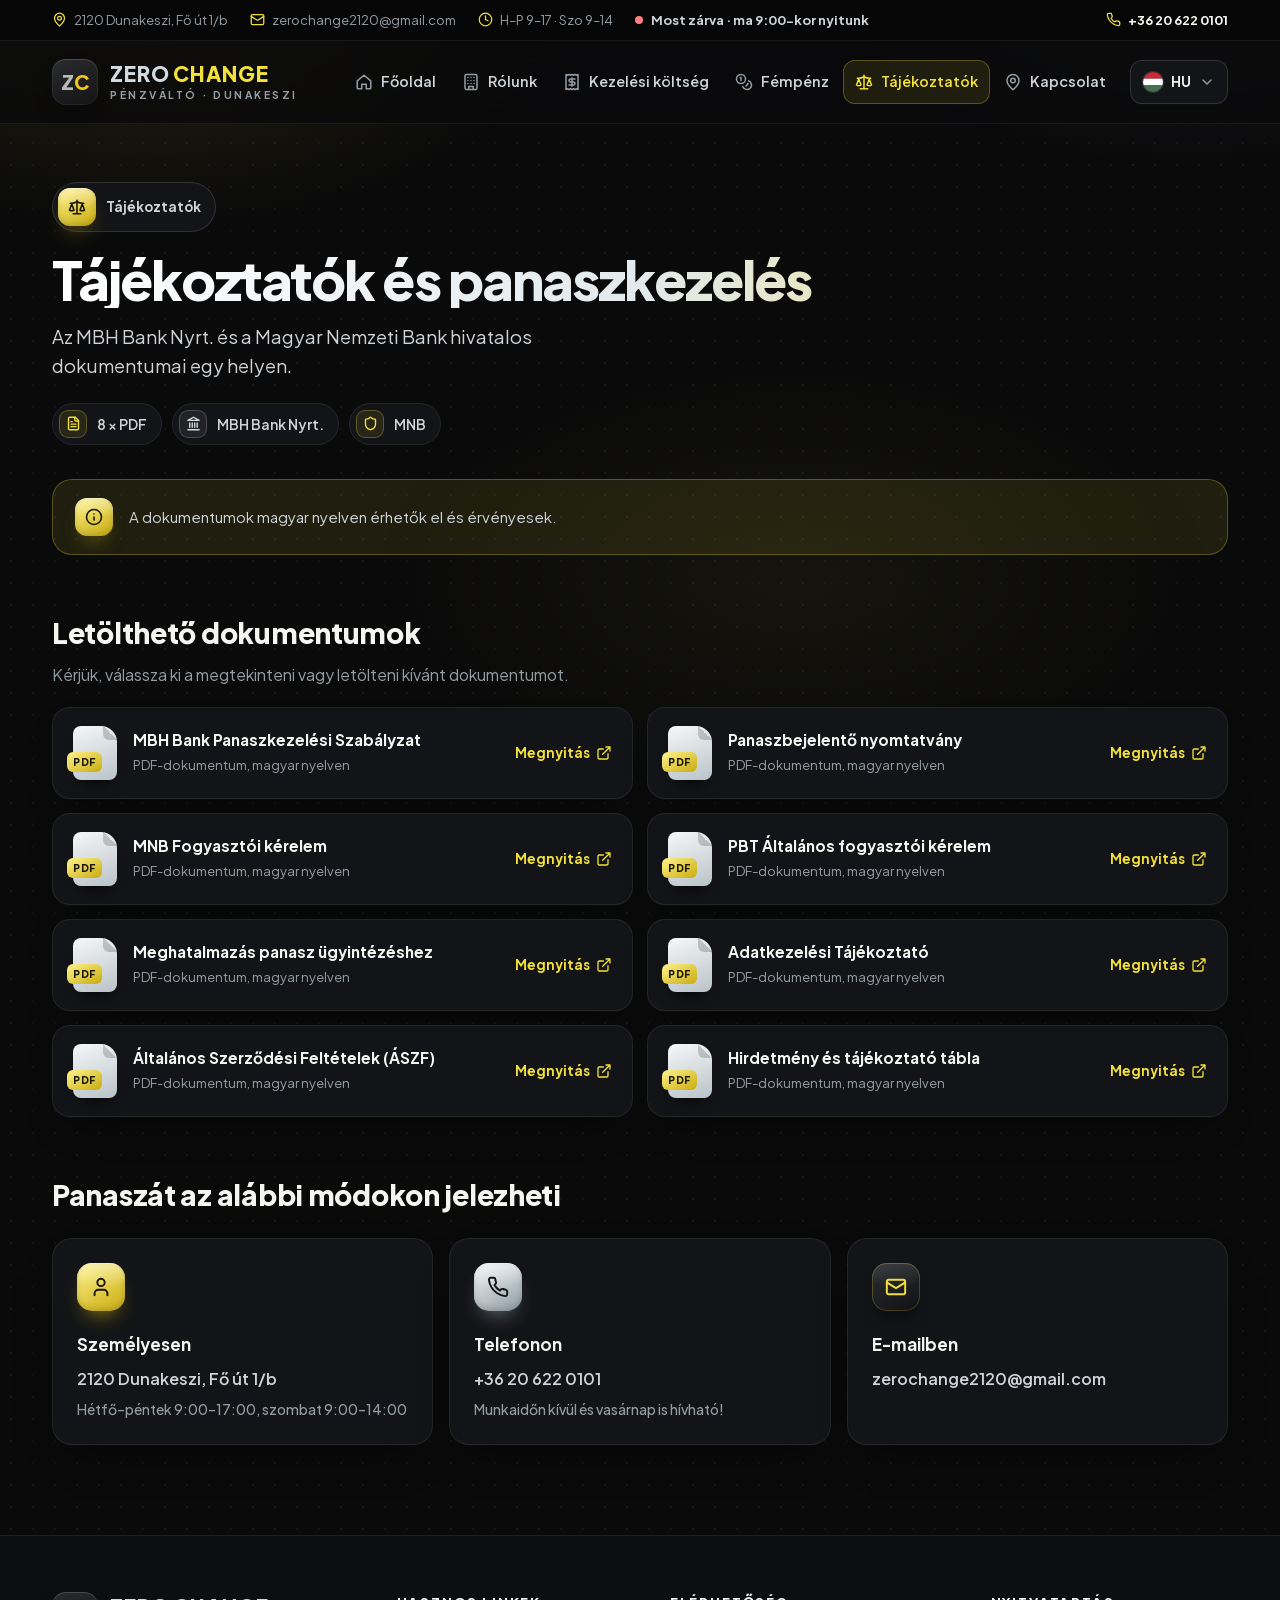
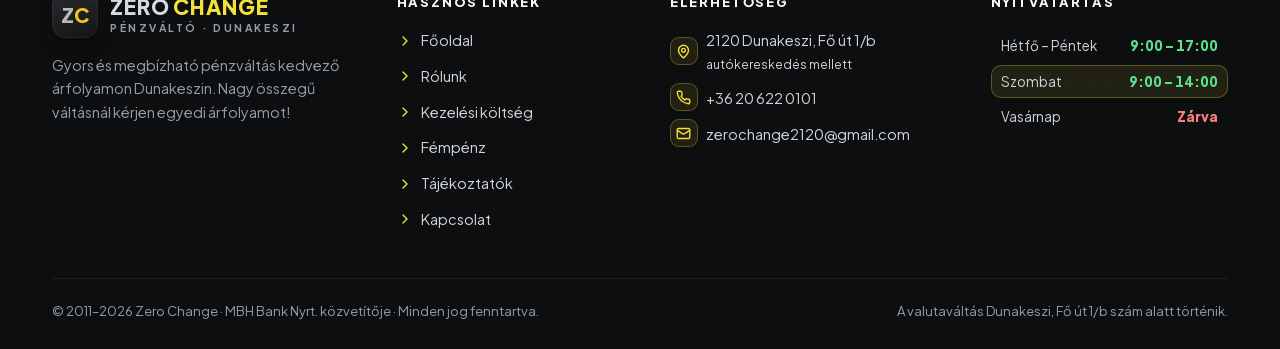
<file: panasz.html>
<!doctype html>
<html lang="hu" data-page="docs">
<head>
<meta charset="utf-8">
<meta name="viewport" content="width=device-width, initial-scale=1, viewport-fit=cover">
<title>Tájékoztatók és panaszkezelés | Zero Change Dunakeszi</title>
<meta name="description" content="Az MBH Bank Nyrt. és az MNB hivatalos tájékoztatói, panaszkezelési nyomtatványai, ÁSZF és adatkezelési tájékoztató.">
<link rel="canonical" href="https://zerochange.hu/panasz.html">
<meta name="theme-color" content="#0a0a0b">
<meta name="format-detection" content="telephone=no">
<meta property="og:type" content="website">
<meta property="og:site_name" content="Zero Change">
<meta property="og:locale" content="hu_HU">
<meta property="og:title" content="Tájékoztatók és panaszkezelés | Zero Change Dunakeszi">
<meta property="og:description" content="Az MBH Bank Nyrt. és az MNB hivatalos tájékoztatói, panaszkezelési nyomtatványai, ÁSZF és adatkezelési tájékoztató.">
<meta property="og:url" content="https://zerochange.hu/panasz.html">
<meta property="og:image" content="https://zerochange.hu/assets/img/icon-512.png">
<link rel="icon" type="image/png" sizes="32x32" href="assets/img/favicon-32.png">
<link rel="apple-touch-icon" href="assets/img/apple-touch-icon.png">
<link rel="preload" href="assets/fonts/plus-jakarta-sans-latin.woff2" as="font" type="font/woff2" crossorigin>
<link rel="preload" href="assets/fonts/plus-jakarta-sans-latin-ext.woff2" as="font" type="font/woff2" crossorigin>
<link rel="stylesheet" href="assets/css/site.css?v=20261125c">
<script src="assets/js/i18n.js?v=20261125c" defer></script>
<script src="assets/js/site.js?v=20261125c" defer></script>
</head>
<body>
<svg xmlns="http://www.w3.org/2000/svg" style="display:none" aria-hidden="true"><symbol id="i-pin" viewBox="0 0 24 24"><path d="M20 10c0 4.99-5.54 10.19-7.4 11.8a1 1 0 0 1-1.2 0C9.54 20.19 4 14.99 4 10a8 8 0 0 1 16 0"/><circle cx="12" cy="10" r="3"/></symbol><symbol id="i-mail" viewBox="0 0 24 24"><rect width="20" height="16" x="2" y="4" rx="2"/><path d="m22 7-8.97 5.7a1.94 1.94 0 0 1-2.06 0L2 7"/></symbol><symbol id="i-clock" viewBox="0 0 24 24"><circle cx="12" cy="12" r="10"/><path d="M12 6v6l4 2"/></symbol><symbol id="i-phone" viewBox="0 0 24 24"><path d="M22 16.92v3a2 2 0 0 1-2.18 2 19.8 19.8 0 0 1-8.63-3.07 19.5 19.5 0 0 1-6-6 19.8 19.8 0 0 1-3.07-8.67A2 2 0 0 1 4.11 2h3a2 2 0 0 1 2 1.72c.13.96.36 1.9.7 2.81a2 2 0 0 1-.45 2.11L8.09 9.91a16 16 0 0 0 6 6l1.27-1.27a2 2 0 0 1 2.11-.45c.91.34 1.85.57 2.81.7A2 2 0 0 1 22 16.92z"/></symbol><symbol id="i-home" viewBox="0 0 24 24"><path d="M3 10.5 12 3l9 7.5V20a1 1 0 0 1-1 1h-5v-6H9v6H4a1 1 0 0 1-1-1z"/></symbol><symbol id="i-building" viewBox="0 0 24 24"><rect x="4" y="2" width="16" height="20" rx="2"/><path d="M9 22v-4h6v4M8 6h.01M16 6h.01M12 6h.01M12 10h.01M12 14h.01M16 10h.01M16 14h.01M8 10h.01M8 14h.01"/></symbol><symbol id="i-receipt" viewBox="0 0 24 24"><path d="M4 2v20l2-1 2 1 2-1 2 1 2-1 2 1 2-1 2 1V2l-2 1-2-1-2 1-2-1-2 1-2-1-2 1z"/><path d="M16 8h-6a2 2 0 1 0 0 4h4a2 2 0 1 1 0 4H8M12 17.5v-11"/></symbol><symbol id="i-scale" viewBox="0 0 24 24"><path d="m16 16 3-8 3 8c-.87.65-1.92 1-3 1s-2.13-.35-3-1zM2 16l3-8 3 8c-.87.65-1.92 1-3 1s-2.13-.35-3-1z"/><path d="M7 21h10M12 3v18M3 7h2c2 0 5-1 7-2 2 1 5 2 7 2h2"/></symbol><symbol id="i-coins" viewBox="0 0 24 24"><circle cx="8" cy="8" r="6"/><path d="M18.09 10.37A6 6 0 1 1 10.34 18M7 6h1v4M16.71 13.88l.7.71-2.82 2.82"/></symbol><symbol id="i-menu" viewBox="0 0 24 24"><path d="M4 6h16M4 12h16M4 18h16"/></symbol><symbol id="i-close" viewBox="0 0 24 24"><path d="M18 6 6 18M6 6l12 12"/></symbol><symbol id="i-chev-down" viewBox="0 0 24 24"><path d="m6 9 6 6 6-6"/></symbol><symbol id="i-chev-right" viewBox="0 0 24 24"><path d="m9 18 6-6-6-6"/></symbol><symbol id="i-award" viewBox="0 0 24 24"><circle cx="12" cy="8" r="6"/><path d="M15.48 12.89 17 22l-5-3-5 3 1.52-9.11"/></symbol><symbol id="i-refresh" viewBox="0 0 24 24"><path d="M21 12a9 9 0 0 0-9-9 9.75 9.75 0 0 0-6.74 2.74L3 8"/><path d="M3 3v5h5M3 12a9 9 0 0 0 9 9 9.75 9.75 0 0 0 6.74-2.74L21 16"/><path d="M16 16h5v5"/></symbol><symbol id="i-nav" viewBox="0 0 24 24"><path d="M3 11 22 2l-9 19-2-8z"/></symbol><symbol id="i-search" viewBox="0 0 24 24"><circle cx="11" cy="11" r="8"/><path d="m21 21-4.3-4.3"/></symbol><symbol id="i-globe" viewBox="0 0 24 24"><circle cx="12" cy="12" r="10"/><path d="M12 2a14.5 14.5 0 0 0 0 20 14.5 14.5 0 0 0 0-20M2 12h20"/></symbol><symbol id="i-tag" viewBox="0 0 24 24"><path d="M12.59 2.59A2 2 0 0 0 11.17 2H4a2 2 0 0 0-2 2v7.17a2 2 0 0 0 .59 1.42l8.7 8.7a2.43 2.43 0 0 0 3.42 0l6.58-6.58a2.43 2.43 0 0 0 0-3.42z"/><circle cx="7.5" cy="7.5" r=".6" fill="currentColor"/></symbol><symbol id="i-buy" viewBox="0 0 24 24"><path d="M12 3v12M6 9l6 6 6-6M5 21h14"/></symbol><symbol id="i-sell" viewBox="0 0 24 24"><path d="M12 15V3M6 9l6-6 6 6M5 21h14"/></symbol><symbol id="i-info" viewBox="0 0 24 24"><circle cx="12" cy="12" r="10"/><path d="M12 16v-4M12 8h.01"/></symbol><symbol id="i-arrow-up" viewBox="0 0 24 24"><path d="m5 12 7-7 7 7M12 19V5"/></symbol><symbol id="i-check" viewBox="0 0 24 24"><path d="M20 6 9 17l-5-5"/></symbol><symbol id="i-percent" viewBox="0 0 24 24"><path d="M19 5 5 19"/><circle cx="6.5" cy="6.5" r="2.5"/><circle cx="17.5" cy="17.5" r="2.5"/></symbol><symbol id="i-wallet" viewBox="0 0 24 24"><path d="M19 7V4a1 1 0 0 0-1-1H5a2 2 0 0 0 0 4h15a1 1 0 0 1 1 1v4h-3a2 2 0 0 0 0 4h3a1 1 0 0 0 1-1v-2a1 1 0 0 0-1-1"/><path d="M3 5v14a2 2 0 0 0 2 2h15a1 1 0 0 0 1-1v-4"/></symbol><symbol id="i-file" viewBox="0 0 24 24"><path d="M15 2H6a2 2 0 0 0-2 2v16a2 2 0 0 0 2 2h12a2 2 0 0 0 2-2V7z"/><path d="M14 2v4a2 2 0 0 0 2 2h4M16 13H8M16 17H8M10 9H8"/></symbol><symbol id="i-ext" viewBox="0 0 24 24"><path d="M15 3h6v6M10 14 21 3M18 13v6a2 2 0 0 1-2 2H5a2 2 0 0 1-2-2V8a2 2 0 0 1 2-2h6"/></symbol><symbol id="i-shield" viewBox="0 0 24 24"><path d="M20 13c0 5-3.5 7.5-7.66 8.95a1 1 0 0 1-.67-.01C7.5 20.5 4 18 4 13V6a1 1 0 0 1 1-1c2 0 4.5-1.2 6.24-2.72a1.17 1.17 0 0 1 1.52 0C14.51 3.81 17 5 19 5a1 1 0 0 1 1 1z"/></symbol><symbol id="i-user" viewBox="0 0 24 24"><path d="M19 21v-2a4 4 0 0 0-4-4H9a4 4 0 0 0-4 4v2"/><circle cx="12" cy="7" r="4"/></symbol><symbol id="i-bank" viewBox="0 0 24 24"><path d="M3 22h18M6 18v-7M10 18v-7M14 18v-7M18 18v-7M12 2l9 5H3z"/></symbol><symbol id="i-trend" viewBox="0 0 24 24"><path d="M22 7 13.5 15.5l-5-5L2 17"/><path d="M16 7h6v6"/></symbol><symbol id="i-chart" viewBox="0 0 24 24"><path d="M3 3v18h18"/><path d="m19 9-5 5-4-4-3 3"/></symbol><symbol id="i-cash" viewBox="0 0 24 24"><rect x="2" y="6" width="20" height="12" rx="2"/><circle cx="12" cy="12" r="2.5"/><path d="M6 12h.01M18 12h.01"/></symbol><symbol id="i-swap" viewBox="0 0 24 24"><path d="m16 3 4 4-4 4M20 7H4M8 21l-4-4 4-4M4 17h16"/></symbol><symbol id="i-calendar" viewBox="0 0 24 24"><rect x="3" y="4" width="18" height="18" rx="2"/><path d="M16 2v4M8 2v4M3 10h18"/></symbol><symbol id="flag-hu" viewBox="0 0 24 24"><rect width="24" height="8" fill="#ce2939"/><rect y="8" width="24" height="8" fill="#fff"/><rect y="16" width="24" height="8" fill="#477050"/></symbol><symbol id="flag-de" viewBox="0 0 24 24"><rect width="24" height="8" fill="#000"/><rect y="8" width="24" height="8" fill="#dd0000"/><rect y="16" width="24" height="8" fill="#ffce00"/></symbol><symbol id="flag-gb" viewBox="0 0 24 24"><rect width="24" height="24" fill="#012169"/><path d="M0 0l24 24M24 0 0 24" stroke="#fff" stroke-width="5"/><path d="M0 0l24 24M24 0 0 24" stroke="#c8102e" stroke-width="2"/><path d="M12 0v24M0 12h24" stroke="#fff" stroke-width="7"/><path d="M12 0v24M0 12h24" stroke="#c8102e" stroke-width="4"/></symbol></svg>
<a class="skip" href="#main" data-i18n="skip">Ugrás a tartalomra</a>
<div class="topbar"><div class="wrap tb-in">
  <a class="tb-i tb-addr" href="https://www.google.com/maps/search/?api=1&query=47.625639%2C19.123778" target="_blank" rel="noopener noreferrer"><svg class="i" aria-hidden="true"><use href="#i-pin"/></svg><span>2120 Dunakeszi, Fő út 1/b</span></a>
  <a class="tb-i tb-mail" href="mailto:zerochange2120@gmail.com"><svg class="i" aria-hidden="true"><use href="#i-mail"/></svg><span>zerochange2120@gmail.com</span></a>
  <span class="tb-i tb-hours"><svg class="i" aria-hidden="true"><use href="#i-clock"/></svg><span data-i18n="hours_short">H–P 9–17 · Szo 9–14</span></span>
  <span class="tb-i tb-status" data-status><span class="dot" aria-hidden="true"></span><span data-status-t>H–P 9–17 · Szo 9–14</span></span>
  <a class="tb-i tb-tel" href="tel:+36206220101"><svg class="i" aria-hidden="true"><use href="#i-phone"/></svg><span>+36 20 622 0101</span></a>
</div></div>
<header class="hdr">
  <div class="wrap hdr-in">
    <a class="brand" href="index.html" aria-label="Zero Change – Főoldal"><span class="mark" aria-hidden="true"><b>Z</b><i>C</i></span><span class="wm"><span class="wm-t"><b>ZERO</b><i>CHANGE</i></span><small>Pénzváltó · Dunakeszi</small></span></a>
    <nav class="nav" data-i18n-attr="aria-label:menu_label" aria-label="Menü"><a href="index.html"><svg class="i" aria-hidden="true"><use href="#i-home"/></svg><span data-i18n="nav_home">Főoldal</span></a><a href="rolunk.html"><svg class="i" aria-hidden="true"><use href="#i-building"/></svg><span data-i18n="nav_about">Rólunk</span></a><a href="kezeles.html"><svg class="i" aria-hidden="true"><use href="#i-receipt"/></svg><span data-i18n="nav_fees">Kezelési költség</span></a><a href="fempenz.html"><svg class="i" aria-hidden="true"><use href="#i-coins"/></svg><span data-i18n="nav_coins">Fémpénz</span></a><a href="panasz.html" aria-current="page"><svg class="i" aria-hidden="true"><use href="#i-scale"/></svg><span data-i18n="nav_docs">Tájékoztatók</span></a><a href="kapcsolat.html"><svg class="i" aria-hidden="true"><use href="#i-pin"/></svg><span data-i18n="nav_contact">Kapcsolat</span></a></nav>
    <div class="lang">
      <button class="lang-btn" type="button" aria-haspopup="true" aria-expanded="false" data-i18n-attr="aria-label:lang_label" aria-label="Nyelv kiválasztása"><svg class="flag lang-cur-flag" aria-hidden="true"><use href="#flag-hu"/></svg><span class="lang-cur-text">HU</span><svg class="i" aria-hidden="true"><use href="#i-chev-down"/></svg></button>
      <div class="lang-menu"></div>
    </div>
    <button class="burger" id="menuOpen" type="button" aria-controls="drawer" aria-expanded="false" data-i18n-attr="aria-label:menu_open" aria-label="Menü megnyitása"><svg class="i" aria-hidden="true"><use href="#i-menu"/></svg></button>
  </div>
</header>
<div class="drawer" id="drawer">
  <div class="drawer-bg" data-close></div>
  <div class="drawer-panel" role="dialog" aria-modal="true" data-i18n-attr="aria-label:menu_label" aria-label="Menü">
    <div class="drawer-top"><span class="brand"><span class="mark" aria-hidden="true"><b>Z</b><i>C</i></span><span class="wm"><span class="wm-t"><b>ZERO</b><i>CHANGE</i></span></span></span><button type="button" data-close data-i18n-attr="aria-label:menu_close" aria-label="Menü bezárása" class="burger burger-x"><svg class="i" aria-hidden="true"><use href="#i-close"/></svg></button></div>
    <a class="dlk" href="index.html"><span class="mi"><svg class="i" aria-hidden="true"><use href="#i-home"/></svg></span><span data-i18n="nav_home">Főoldal</span></a><a class="dlk" href="rolunk.html"><span class="mi"><svg class="i" aria-hidden="true"><use href="#i-building"/></svg></span><span data-i18n="nav_about">Rólunk</span></a><a class="dlk" href="kezeles.html"><span class="mi"><svg class="i" aria-hidden="true"><use href="#i-receipt"/></svg></span><span data-i18n="nav_fees">Kezelési költség</span></a><a class="dlk" href="fempenz.html"><span class="mi"><svg class="i" aria-hidden="true"><use href="#i-coins"/></svg></span><span data-i18n="nav_coins">Fémpénz</span></a><a class="dlk" href="panasz.html" aria-current="page"><span class="mi"><svg class="i" aria-hidden="true"><use href="#i-scale"/></svg></span><span data-i18n="nav_docs">Tájékoztatók</span></a><a class="dlk" href="kapcsolat.html"><span class="mi"><svg class="i" aria-hidden="true"><use href="#i-pin"/></svg></span><span data-i18n="nav_contact">Kapcsolat</span></a>
    <div class="drawer-info">
      <a href="tel:+36206220101">+36 20 622 0101</a>
      <a href="mailto:zerochange2120@gmail.com">zerochange2120@gmail.com</a>
      <a href="https://www.google.com/maps/search/?api=1&query=47.625639%2C19.123778" target="_blank" rel="noopener noreferrer">2120 Dunakeszi, Fő út 1/b</a>
      <span data-i18n="hours_long">Hétfő–péntek 9:00–17:00, szombat 9:00–14:00</span>
    </div>
  </div>
</div>
<main id="main">
<section class="ph"><div class="wrap">
  <div class="ph-badge"><span class="pi pi-sm"><svg class="i" aria-hidden="true"><use href="#i-scale"/></svg></span><span data-i18n="nav_docs">Tájékoztatók</span></div>
  <h1 class="h1" data-i18n="docs_page_title">Tájékoztatók és panaszkezelés</h1>
  <p class="lead" data-i18n="docs_sub">Az MBH Bank Nyrt. és a Magyar Nemzeti Bank hivatalos dokumentumai egy helyen.</p>
  <div class="chips"><span class="chip"><span class="mi"><svg class="i" aria-hidden="true"><use href="#i-file"/></svg></span>8 × PDF</span><span class="chip"><span class="mi s"><svg class="i" aria-hidden="true"><use href="#i-bank"/></svg></span>MBH Bank Nyrt.</span><span class="chip"><span class="mi"><svg class="i" aria-hidden="true"><use href="#i-shield"/></svg></span>MNB</span></div>
</div></section>
<section class="wrap sec">
  <div class="notice"><span class="pi pi-sm"><svg class="i" aria-hidden="true"><use href="#i-info"/></svg></span><span data-i18n="pdf_notice">A dokumentumok magyar nyelven érhetők el és érvényesek.</span></div>
  <div class="sec-h"><h2 class="h2" data-i18n="docs_title">Letölthető dokumentumok</h2><p data-i18n="docs_intro">Kérjük, válassza ki a megtekinteni vagy letölteni kívánt dokumentumot.</p></div>
  <div class="docs"><a class="doc" href="tajekoztatok/pdf/MBH_Panaszkezelesi_Szabalyzat.pdf" target="_blank" rel="noopener"><span class="fi" aria-hidden="true"><span class="pg"></span><span class="tag">PDF</span></span><div class="doc-t"><b data-i18n="pdf_1">MBH Bank Panaszkezelési Szabályzat</b><small data-i18n="pdf_hint">PDF-dokumentum, magyar nyelven</small></div><span class="doc-a"><span data-i18n="pdf_open">Megnyitás</span><svg class="i" aria-hidden="true"><use href="#i-ext"/></svg></span></a><a class="doc" href="tajekoztatok/pdf/Panaszbejelento_nyomtatvany.pdf" target="_blank" rel="noopener"><span class="fi" aria-hidden="true"><span class="pg"></span><span class="tag">PDF</span></span><div class="doc-t"><b data-i18n="pdf_2">Panaszbejelentő nyomtatvány</b><small data-i18n="pdf_hint">PDF-dokumentum, magyar nyelven</small></div><span class="doc-a"><span data-i18n="pdf_open">Megnyitás</span><svg class="i" aria-hidden="true"><use href="#i-ext"/></svg></span></a><a class="doc" href="tajekoztatok/pdf/MNB_Fogyasztoi_kerelem.pdf" target="_blank" rel="noopener"><span class="fi" aria-hidden="true"><span class="pg"></span><span class="tag">PDF</span></span><div class="doc-t"><b data-i18n="pdf_3">MNB Fogyasztói kérelem</b><small data-i18n="pdf_hint">PDF-dokumentum, magyar nyelven</small></div><span class="doc-a"><span data-i18n="pdf_open">Megnyitás</span><svg class="i" aria-hidden="true"><use href="#i-ext"/></svg></span></a><a class="doc" href="tajekoztatok/pdf/PBT_Altalanos_fogyasztoi_kerelem.pdf" target="_blank" rel="noopener"><span class="fi" aria-hidden="true"><span class="pg"></span><span class="tag">PDF</span></span><div class="doc-t"><b data-i18n="pdf_4">PBT Általános fogyasztói kérelem</b><small data-i18n="pdf_hint">PDF-dokumentum, magyar nyelven</small></div><span class="doc-a"><span data-i18n="pdf_open">Megnyitás</span><svg class="i" aria-hidden="true"><use href="#i-ext"/></svg></span></a><a class="doc" href="tajekoztatok/pdf/Meghatalmazas_panasz_ugyintezeshez.pdf" target="_blank" rel="noopener"><span class="fi" aria-hidden="true"><span class="pg"></span><span class="tag">PDF</span></span><div class="doc-t"><b data-i18n="pdf_5">Meghatalmazás panasz ügyintézéshez</b><small data-i18n="pdf_hint">PDF-dokumentum, magyar nyelven</small></div><span class="doc-a"><span data-i18n="pdf_open">Megnyitás</span><svg class="i" aria-hidden="true"><use href="#i-ext"/></svg></span></a><a class="doc" href="tajekoztatok/pdf/Adatkezelesi_Tajekoztato.pdf" target="_blank" rel="noopener"><span class="fi" aria-hidden="true"><span class="pg"></span><span class="tag">PDF</span></span><div class="doc-t"><b data-i18n="pdf_6">Adatkezelési Tájékoztató</b><small data-i18n="pdf_hint">PDF-dokumentum, magyar nyelven</small></div><span class="doc-a"><span data-i18n="pdf_open">Megnyitás</span><svg class="i" aria-hidden="true"><use href="#i-ext"/></svg></span></a><a class="doc" href="tajekoztatok/pdf/ASZF.pdf" target="_blank" rel="noopener"><span class="fi" aria-hidden="true"><span class="pg"></span><span class="tag">PDF</span></span><div class="doc-t"><b data-i18n="pdf_7">Általános Szerződési Feltételek (ÁSZF)</b><small data-i18n="pdf_hint">PDF-dokumentum, magyar nyelven</small></div><span class="doc-a"><span data-i18n="pdf_open">Megnyitás</span><svg class="i" aria-hidden="true"><use href="#i-ext"/></svg></span></a><a class="doc" href="tajekoztatok/pdf/Hirdetmeny_es_tajekoztato_tabla.pdf" target="_blank" rel="noopener"><span class="fi" aria-hidden="true"><span class="pg"></span><span class="tag">PDF</span></span><div class="doc-t"><b data-i18n="pdf_8">Hirdetmény és tájékoztató tábla</b><small data-i18n="pdf_hint">PDF-dokumentum, magyar nyelven</small></div><span class="doc-a"><span data-i18n="pdf_open">Megnyitás</span><svg class="i" aria-hidden="true"><use href="#i-ext"/></svg></span></a></div>
  <div class="sec-h"><h2 class="h2" data-i18n="comp_ways_title">Panaszát az alábbi módokon jelezheti</h2></div>
  <div class="ways">
    <div class="card way"><span class="pi"><svg class="i" aria-hidden="true"><use href="#i-user"/></svg></span><h3 data-i18n="comp_way_person">Személyesen</h3><a class="ln" href="https://www.google.com/maps/search/?api=1&query=47.625639%2C19.123778" target="_blank" rel="noopener noreferrer">2120 Dunakeszi, Fő út 1/b</a><span class="ln mut" data-i18n="hours_long">Hétfő–péntek 9:00–17:00, szombat 9:00–14:00</span></div>
    <div class="card way"><span class="pi pi-s"><svg class="i" aria-hidden="true"><use href="#i-phone"/></svg></span><h3 data-i18n="comp_way_phone">Telefonon</h3><a class="ln" href="tel:+36206220101">+36 20 622 0101</a><span class="ln mut" data-i18n="phone_note">Munkaidőn kívül és vasárnap is hívható!</span></div>
    <div class="card way"><span class="pi pi-d"><svg class="i" aria-hidden="true"><use href="#i-mail"/></svg></span><h3 data-i18n="comp_way_mail">E-mailben</h3><a class="ln" href="mailto:zerochange2120@gmail.com">zerochange2120@gmail.com</a></div>
  </div>
</section>
</main>
<footer class="ftr">
  <div class="wrap">
    <div class="ftr-g">
      <div><a class="brand" href="index.html" aria-label="Zero Change"><span class="mark" aria-hidden="true"><b>Z</b><i>C</i></span><span class="wm"><span class="wm-t"><b>ZERO</b><i>CHANGE</i></span><small>Pénzváltó · Dunakeszi</small></span></a><p data-i18n="footer_desc">Gyors és megbízható pénzváltás kedvező árfolyamon Dunakeszin. Nagy összegű váltásnál kérjen egyedi árfolyamot!</p></div>
      <div><h2 data-i18n="footer_links">Hasznos linkek</h2><ul><li><a href="index.html"><svg class="i i-sm" aria-hidden="true"><use href="#i-chev-right"/></svg><span data-i18n="nav_home">Főoldal</span></a></li><li><a href="rolunk.html"><svg class="i i-sm" aria-hidden="true"><use href="#i-chev-right"/></svg><span data-i18n="nav_about">Rólunk</span></a></li><li><a href="kezeles.html"><svg class="i i-sm" aria-hidden="true"><use href="#i-chev-right"/></svg><span data-i18n="nav_fees">Kezelési költség</span></a></li><li><a href="fempenz.html"><svg class="i i-sm" aria-hidden="true"><use href="#i-chev-right"/></svg><span data-i18n="nav_coins">Fémpénz</span></a></li><li><a href="panasz.html"><svg class="i i-sm" aria-hidden="true"><use href="#i-chev-right"/></svg><span data-i18n="nav_docs">Tájékoztatók</span></a></li><li><a href="kapcsolat.html"><svg class="i i-sm" aria-hidden="true"><use href="#i-chev-right"/></svg><span data-i18n="nav_contact">Kapcsolat</span></a></li></ul></div>
      <div><h2 data-i18n="footer_contact">Elérhetőség</h2>
        <ul>
          <li><a class="fci" href="https://www.google.com/maps/search/?api=1&query=47.625639%2C19.123778" target="_blank" rel="noopener noreferrer"><span class="mi"><svg class="i" aria-hidden="true"><use href="#i-pin"/></svg></span><span>2120 Dunakeszi, Fő út 1/b<br><small class="nm" data-i18n="addr_note">autókereskedés mellett</small></span></a></li>
          <li><a class="fci" href="tel:+36206220101"><span class="mi"><svg class="i" aria-hidden="true"><use href="#i-phone"/></svg></span><span>+36 20 622 0101</span></a></li>
          <li><a class="fci" href="mailto:zerochange2120@gmail.com"><span class="mi"><svg class="i" aria-hidden="true"><use href="#i-mail"/></svg></span><span>zerochange2120@gmail.com</span></a></li>
        </ul>
      </div>
      <div><h2 data-i18n="footer_hours">Nyitvatartás</h2><dl class="hrs"><div data-days="1,2,3,4,5"><dt data-i18n="d_monfri">Hétfő – Péntek</dt><dd>9:00 – 17:00</dd></div><div data-days="6"><dt data-i18n="d_sat">Szombat</dt><dd>9:00 – 14:00</dd></div><div data-days="0"><dt data-i18n="d_sun">Vasárnap</dt><dd class="cl" data-i18n="closed">Zárva</dd></div></dl></div>
    </div>
    <div class="ftr-b"><span>© 2011–<span id="year">2026</span> Zero Change · <span data-i18n="partner">MBH Bank Nyrt. közvetítője</span> · <span data-i18n="footer_rights">Minden jog fenntartva.</span></span><span data-i18n="footer_where">A valutaváltás Dunakeszi, Fő út 1/b szám alatt történik.</span></div>
  </div>
</footer>
<button class="totop" id="toTop" type="button" data-i18n-attr="aria-label:to_top" aria-label="Vissza az oldal tetejére"><svg class="i" aria-hidden="true"><use href="#i-arrow-up"/></svg></button>
<nav class="tabbar" data-i18n-attr="aria-label:tab_label" aria-label="Gyorsmenü"><a href="index.html"><svg class="i" aria-hidden="true"><use href="#i-chart"/></svg><span data-i18n="tab_rates">Árfolyam</span></a><a href="fempenz.html"><svg class="i" aria-hidden="true"><use href="#i-coins"/></svg><span data-i18n="tab_coins">Fémpénz</span></a><a href="kezeles.html"><svg class="i" aria-hidden="true"><use href="#i-receipt"/></svg><span data-i18n="tab_fees">Díjak</span></a><a href="panasz.html" aria-current="page"><svg class="i" aria-hidden="true"><use href="#i-file"/></svg><span data-i18n="tab_docs">Infók</span></a><a href="kapcsolat.html"><svg class="i" aria-hidden="true"><use href="#i-pin"/></svg><span data-i18n="tab_contact">Kapcsolat</span></a></nav>
</body>
</html>
</file>
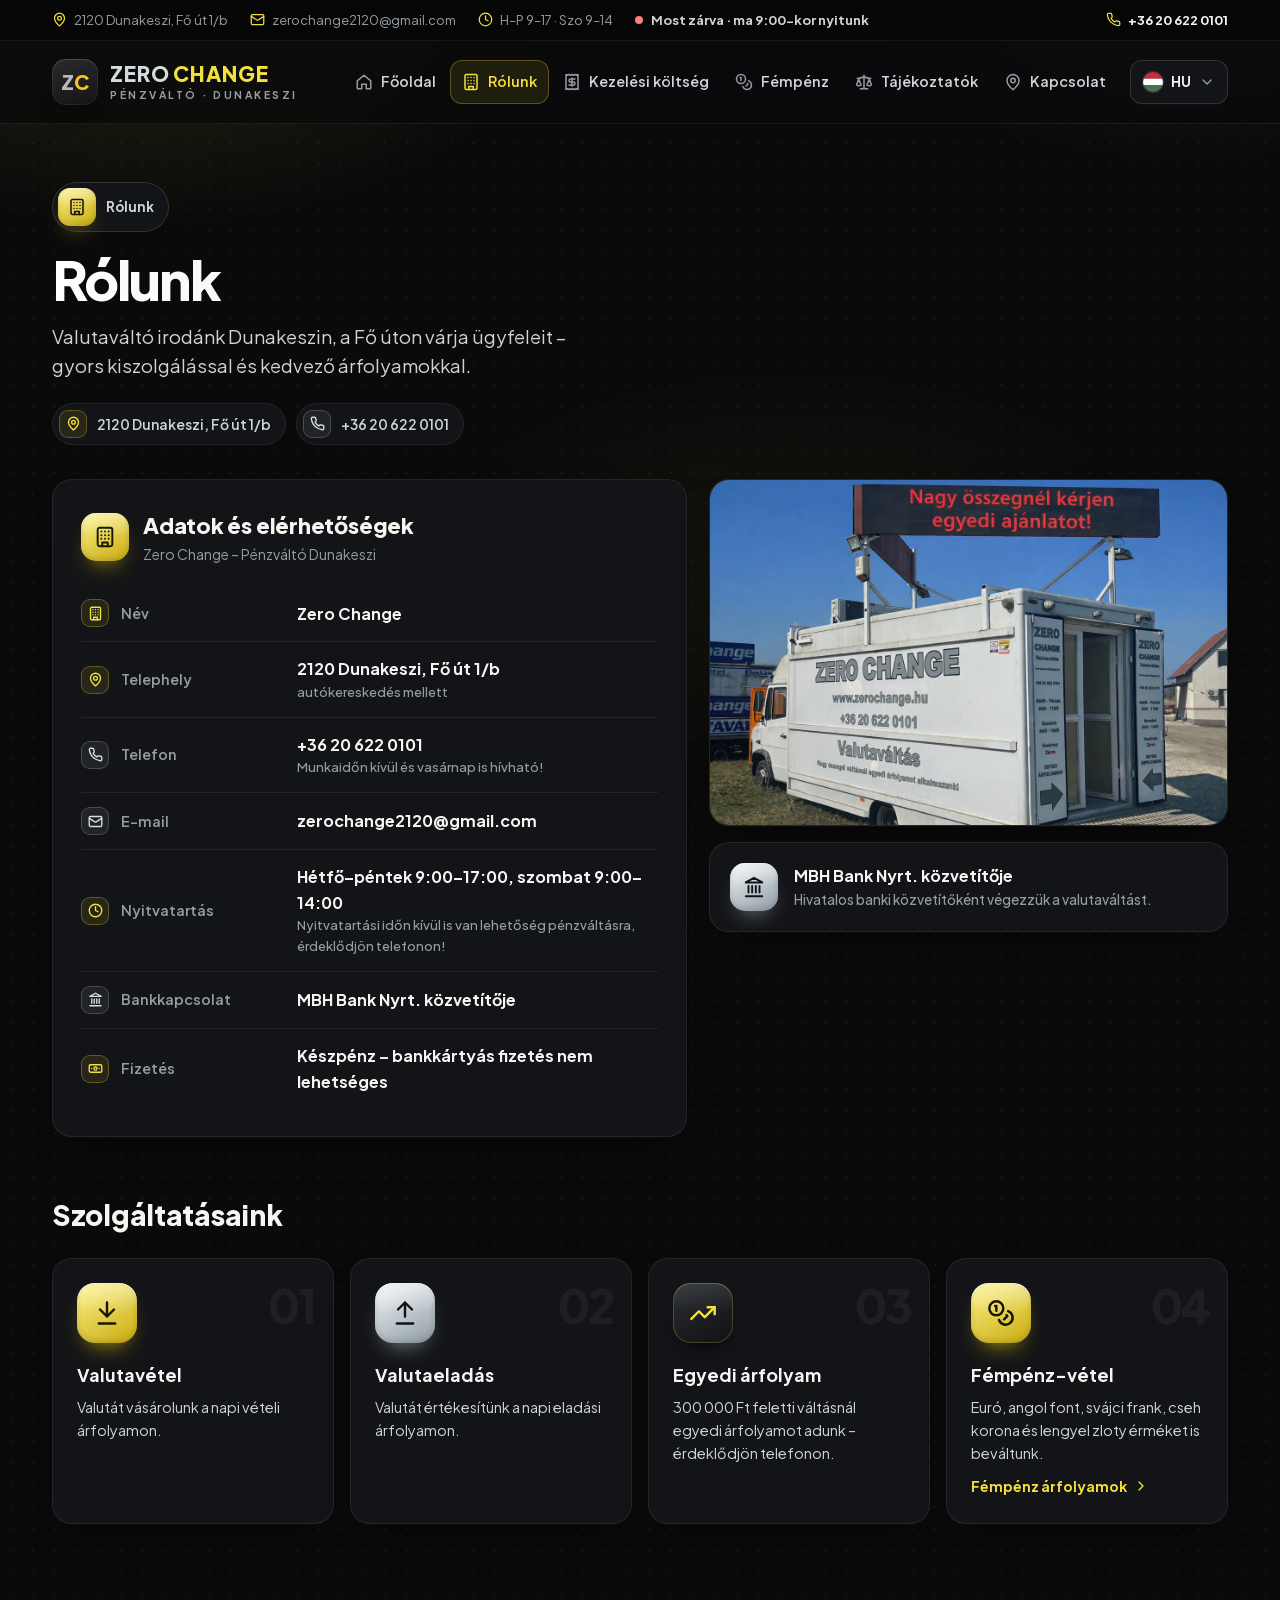
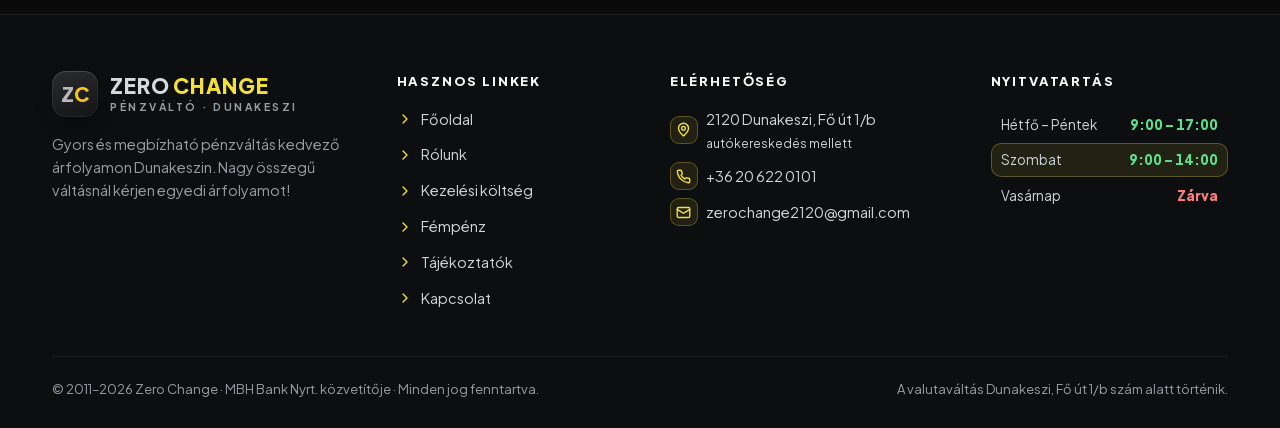
<file: rolunk.html>
<!doctype html>
<html lang="hu" data-page="about">
<head>
<meta charset="utf-8">
<meta name="viewport" content="width=device-width, initial-scale=1, viewport-fit=cover">
<title>Rólunk | Zero Change Pénzváltó Dunakeszi</title>
<meta name="description" content="A Zero Change valutaváltó Dunakeszin, a Fő út 1/b alatt: valutavétel, valutaeladás, egyedi árfolyam nagy összegnél.">
<link rel="canonical" href="https://zerochange.hu/rolunk.html">
<meta name="theme-color" content="#0a0a0b">
<meta name="format-detection" content="telephone=no">
<meta property="og:type" content="website">
<meta property="og:site_name" content="Zero Change">
<meta property="og:locale" content="hu_HU">
<meta property="og:title" content="Rólunk | Zero Change Pénzváltó Dunakeszi">
<meta property="og:description" content="A Zero Change valutaváltó Dunakeszin, a Fő út 1/b alatt: valutavétel, valutaeladás, egyedi árfolyam nagy összegnél.">
<meta property="og:url" content="https://zerochange.hu/rolunk.html">
<meta property="og:image" content="https://zerochange.hu/assets/img/icon-512.png">
<link rel="icon" type="image/png" sizes="32x32" href="assets/img/favicon-32.png">
<link rel="apple-touch-icon" href="assets/img/apple-touch-icon.png">
<link rel="preload" href="assets/fonts/plus-jakarta-sans-latin.woff2" as="font" type="font/woff2" crossorigin>
<link rel="preload" href="assets/fonts/plus-jakarta-sans-latin-ext.woff2" as="font" type="font/woff2" crossorigin>
<link rel="stylesheet" href="assets/css/site.css?v=20261125c">
<script src="assets/js/i18n.js?v=20261125c" defer></script>
<script src="assets/js/site.js?v=20261125c" defer></script>
</head>
<body>
<svg xmlns="http://www.w3.org/2000/svg" style="display:none" aria-hidden="true"><symbol id="i-pin" viewBox="0 0 24 24"><path d="M20 10c0 4.99-5.54 10.19-7.4 11.8a1 1 0 0 1-1.2 0C9.54 20.19 4 14.99 4 10a8 8 0 0 1 16 0"/><circle cx="12" cy="10" r="3"/></symbol><symbol id="i-mail" viewBox="0 0 24 24"><rect width="20" height="16" x="2" y="4" rx="2"/><path d="m22 7-8.97 5.7a1.94 1.94 0 0 1-2.06 0L2 7"/></symbol><symbol id="i-clock" viewBox="0 0 24 24"><circle cx="12" cy="12" r="10"/><path d="M12 6v6l4 2"/></symbol><symbol id="i-phone" viewBox="0 0 24 24"><path d="M22 16.92v3a2 2 0 0 1-2.18 2 19.8 19.8 0 0 1-8.63-3.07 19.5 19.5 0 0 1-6-6 19.8 19.8 0 0 1-3.07-8.67A2 2 0 0 1 4.11 2h3a2 2 0 0 1 2 1.72c.13.96.36 1.9.7 2.81a2 2 0 0 1-.45 2.11L8.09 9.91a16 16 0 0 0 6 6l1.27-1.27a2 2 0 0 1 2.11-.45c.91.34 1.85.57 2.81.7A2 2 0 0 1 22 16.92z"/></symbol><symbol id="i-home" viewBox="0 0 24 24"><path d="M3 10.5 12 3l9 7.5V20a1 1 0 0 1-1 1h-5v-6H9v6H4a1 1 0 0 1-1-1z"/></symbol><symbol id="i-building" viewBox="0 0 24 24"><rect x="4" y="2" width="16" height="20" rx="2"/><path d="M9 22v-4h6v4M8 6h.01M16 6h.01M12 6h.01M12 10h.01M12 14h.01M16 10h.01M16 14h.01M8 10h.01M8 14h.01"/></symbol><symbol id="i-receipt" viewBox="0 0 24 24"><path d="M4 2v20l2-1 2 1 2-1 2 1 2-1 2 1 2-1 2 1V2l-2 1-2-1-2 1-2-1-2 1-2-1-2 1z"/><path d="M16 8h-6a2 2 0 1 0 0 4h4a2 2 0 1 1 0 4H8M12 17.5v-11"/></symbol><symbol id="i-scale" viewBox="0 0 24 24"><path d="m16 16 3-8 3 8c-.87.65-1.92 1-3 1s-2.13-.35-3-1zM2 16l3-8 3 8c-.87.65-1.92 1-3 1s-2.13-.35-3-1z"/><path d="M7 21h10M12 3v18M3 7h2c2 0 5-1 7-2 2 1 5 2 7 2h2"/></symbol><symbol id="i-coins" viewBox="0 0 24 24"><circle cx="8" cy="8" r="6"/><path d="M18.09 10.37A6 6 0 1 1 10.34 18M7 6h1v4M16.71 13.88l.7.71-2.82 2.82"/></symbol><symbol id="i-menu" viewBox="0 0 24 24"><path d="M4 6h16M4 12h16M4 18h16"/></symbol><symbol id="i-close" viewBox="0 0 24 24"><path d="M18 6 6 18M6 6l12 12"/></symbol><symbol id="i-chev-down" viewBox="0 0 24 24"><path d="m6 9 6 6 6-6"/></symbol><symbol id="i-chev-right" viewBox="0 0 24 24"><path d="m9 18 6-6-6-6"/></symbol><symbol id="i-award" viewBox="0 0 24 24"><circle cx="12" cy="8" r="6"/><path d="M15.48 12.89 17 22l-5-3-5 3 1.52-9.11"/></symbol><symbol id="i-refresh" viewBox="0 0 24 24"><path d="M21 12a9 9 0 0 0-9-9 9.75 9.75 0 0 0-6.74 2.74L3 8"/><path d="M3 3v5h5M3 12a9 9 0 0 0 9 9 9.75 9.75 0 0 0 6.74-2.74L21 16"/><path d="M16 16h5v5"/></symbol><symbol id="i-nav" viewBox="0 0 24 24"><path d="M3 11 22 2l-9 19-2-8z"/></symbol><symbol id="i-search" viewBox="0 0 24 24"><circle cx="11" cy="11" r="8"/><path d="m21 21-4.3-4.3"/></symbol><symbol id="i-globe" viewBox="0 0 24 24"><circle cx="12" cy="12" r="10"/><path d="M12 2a14.5 14.5 0 0 0 0 20 14.5 14.5 0 0 0 0-20M2 12h20"/></symbol><symbol id="i-tag" viewBox="0 0 24 24"><path d="M12.59 2.59A2 2 0 0 0 11.17 2H4a2 2 0 0 0-2 2v7.17a2 2 0 0 0 .59 1.42l8.7 8.7a2.43 2.43 0 0 0 3.42 0l6.58-6.58a2.43 2.43 0 0 0 0-3.42z"/><circle cx="7.5" cy="7.5" r=".6" fill="currentColor"/></symbol><symbol id="i-buy" viewBox="0 0 24 24"><path d="M12 3v12M6 9l6 6 6-6M5 21h14"/></symbol><symbol id="i-sell" viewBox="0 0 24 24"><path d="M12 15V3M6 9l6-6 6 6M5 21h14"/></symbol><symbol id="i-info" viewBox="0 0 24 24"><circle cx="12" cy="12" r="10"/><path d="M12 16v-4M12 8h.01"/></symbol><symbol id="i-arrow-up" viewBox="0 0 24 24"><path d="m5 12 7-7 7 7M12 19V5"/></symbol><symbol id="i-check" viewBox="0 0 24 24"><path d="M20 6 9 17l-5-5"/></symbol><symbol id="i-percent" viewBox="0 0 24 24"><path d="M19 5 5 19"/><circle cx="6.5" cy="6.5" r="2.5"/><circle cx="17.5" cy="17.5" r="2.5"/></symbol><symbol id="i-wallet" viewBox="0 0 24 24"><path d="M19 7V4a1 1 0 0 0-1-1H5a2 2 0 0 0 0 4h15a1 1 0 0 1 1 1v4h-3a2 2 0 0 0 0 4h3a1 1 0 0 0 1-1v-2a1 1 0 0 0-1-1"/><path d="M3 5v14a2 2 0 0 0 2 2h15a1 1 0 0 0 1-1v-4"/></symbol><symbol id="i-file" viewBox="0 0 24 24"><path d="M15 2H6a2 2 0 0 0-2 2v16a2 2 0 0 0 2 2h12a2 2 0 0 0 2-2V7z"/><path d="M14 2v4a2 2 0 0 0 2 2h4M16 13H8M16 17H8M10 9H8"/></symbol><symbol id="i-ext" viewBox="0 0 24 24"><path d="M15 3h6v6M10 14 21 3M18 13v6a2 2 0 0 1-2 2H5a2 2 0 0 1-2-2V8a2 2 0 0 1 2-2h6"/></symbol><symbol id="i-shield" viewBox="0 0 24 24"><path d="M20 13c0 5-3.5 7.5-7.66 8.95a1 1 0 0 1-.67-.01C7.5 20.5 4 18 4 13V6a1 1 0 0 1 1-1c2 0 4.5-1.2 6.24-2.72a1.17 1.17 0 0 1 1.52 0C14.51 3.81 17 5 19 5a1 1 0 0 1 1 1z"/></symbol><symbol id="i-user" viewBox="0 0 24 24"><path d="M19 21v-2a4 4 0 0 0-4-4H9a4 4 0 0 0-4 4v2"/><circle cx="12" cy="7" r="4"/></symbol><symbol id="i-bank" viewBox="0 0 24 24"><path d="M3 22h18M6 18v-7M10 18v-7M14 18v-7M18 18v-7M12 2l9 5H3z"/></symbol><symbol id="i-trend" viewBox="0 0 24 24"><path d="M22 7 13.5 15.5l-5-5L2 17"/><path d="M16 7h6v6"/></symbol><symbol id="i-chart" viewBox="0 0 24 24"><path d="M3 3v18h18"/><path d="m19 9-5 5-4-4-3 3"/></symbol><symbol id="i-cash" viewBox="0 0 24 24"><rect x="2" y="6" width="20" height="12" rx="2"/><circle cx="12" cy="12" r="2.5"/><path d="M6 12h.01M18 12h.01"/></symbol><symbol id="i-swap" viewBox="0 0 24 24"><path d="m16 3 4 4-4 4M20 7H4M8 21l-4-4 4-4M4 17h16"/></symbol><symbol id="i-calendar" viewBox="0 0 24 24"><rect x="3" y="4" width="18" height="18" rx="2"/><path d="M16 2v4M8 2v4M3 10h18"/></symbol><symbol id="flag-hu" viewBox="0 0 24 24"><rect width="24" height="8" fill="#ce2939"/><rect y="8" width="24" height="8" fill="#fff"/><rect y="16" width="24" height="8" fill="#477050"/></symbol><symbol id="flag-de" viewBox="0 0 24 24"><rect width="24" height="8" fill="#000"/><rect y="8" width="24" height="8" fill="#dd0000"/><rect y="16" width="24" height="8" fill="#ffce00"/></symbol><symbol id="flag-gb" viewBox="0 0 24 24"><rect width="24" height="24" fill="#012169"/><path d="M0 0l24 24M24 0 0 24" stroke="#fff" stroke-width="5"/><path d="M0 0l24 24M24 0 0 24" stroke="#c8102e" stroke-width="2"/><path d="M12 0v24M0 12h24" stroke="#fff" stroke-width="7"/><path d="M12 0v24M0 12h24" stroke="#c8102e" stroke-width="4"/></symbol></svg>
<a class="skip" href="#main" data-i18n="skip">Ugrás a tartalomra</a>
<div class="topbar"><div class="wrap tb-in">
  <a class="tb-i tb-addr" href="https://www.google.com/maps/search/?api=1&query=47.625639%2C19.123778" target="_blank" rel="noopener noreferrer"><svg class="i" aria-hidden="true"><use href="#i-pin"/></svg><span>2120 Dunakeszi, Fő út 1/b</span></a>
  <a class="tb-i tb-mail" href="mailto:zerochange2120@gmail.com"><svg class="i" aria-hidden="true"><use href="#i-mail"/></svg><span>zerochange2120@gmail.com</span></a>
  <span class="tb-i tb-hours"><svg class="i" aria-hidden="true"><use href="#i-clock"/></svg><span data-i18n="hours_short">H–P 9–17 · Szo 9–14</span></span>
  <span class="tb-i tb-status" data-status><span class="dot" aria-hidden="true"></span><span data-status-t>H–P 9–17 · Szo 9–14</span></span>
  <a class="tb-i tb-tel" href="tel:+36206220101"><svg class="i" aria-hidden="true"><use href="#i-phone"/></svg><span>+36 20 622 0101</span></a>
</div></div>
<header class="hdr">
  <div class="wrap hdr-in">
    <a class="brand" href="index.html" aria-label="Zero Change – Főoldal"><span class="mark" aria-hidden="true"><b>Z</b><i>C</i></span><span class="wm"><span class="wm-t"><b>ZERO</b><i>CHANGE</i></span><small>Pénzváltó · Dunakeszi</small></span></a>
    <nav class="nav" data-i18n-attr="aria-label:menu_label" aria-label="Menü"><a href="index.html"><svg class="i" aria-hidden="true"><use href="#i-home"/></svg><span data-i18n="nav_home">Főoldal</span></a><a href="rolunk.html" aria-current="page"><svg class="i" aria-hidden="true"><use href="#i-building"/></svg><span data-i18n="nav_about">Rólunk</span></a><a href="kezeles.html"><svg class="i" aria-hidden="true"><use href="#i-receipt"/></svg><span data-i18n="nav_fees">Kezelési költség</span></a><a href="fempenz.html"><svg class="i" aria-hidden="true"><use href="#i-coins"/></svg><span data-i18n="nav_coins">Fémpénz</span></a><a href="panasz.html"><svg class="i" aria-hidden="true"><use href="#i-scale"/></svg><span data-i18n="nav_docs">Tájékoztatók</span></a><a href="kapcsolat.html"><svg class="i" aria-hidden="true"><use href="#i-pin"/></svg><span data-i18n="nav_contact">Kapcsolat</span></a></nav>
    <div class="lang">
      <button class="lang-btn" type="button" aria-haspopup="true" aria-expanded="false" data-i18n-attr="aria-label:lang_label" aria-label="Nyelv kiválasztása"><svg class="flag lang-cur-flag" aria-hidden="true"><use href="#flag-hu"/></svg><span class="lang-cur-text">HU</span><svg class="i" aria-hidden="true"><use href="#i-chev-down"/></svg></button>
      <div class="lang-menu"></div>
    </div>
    <button class="burger" id="menuOpen" type="button" aria-controls="drawer" aria-expanded="false" data-i18n-attr="aria-label:menu_open" aria-label="Menü megnyitása"><svg class="i" aria-hidden="true"><use href="#i-menu"/></svg></button>
  </div>
</header>
<div class="drawer" id="drawer">
  <div class="drawer-bg" data-close></div>
  <div class="drawer-panel" role="dialog" aria-modal="true" data-i18n-attr="aria-label:menu_label" aria-label="Menü">
    <div class="drawer-top"><span class="brand"><span class="mark" aria-hidden="true"><b>Z</b><i>C</i></span><span class="wm"><span class="wm-t"><b>ZERO</b><i>CHANGE</i></span></span></span><button type="button" data-close data-i18n-attr="aria-label:menu_close" aria-label="Menü bezárása" class="burger burger-x"><svg class="i" aria-hidden="true"><use href="#i-close"/></svg></button></div>
    <a class="dlk" href="index.html"><span class="mi"><svg class="i" aria-hidden="true"><use href="#i-home"/></svg></span><span data-i18n="nav_home">Főoldal</span></a><a class="dlk" href="rolunk.html" aria-current="page"><span class="mi"><svg class="i" aria-hidden="true"><use href="#i-building"/></svg></span><span data-i18n="nav_about">Rólunk</span></a><a class="dlk" href="kezeles.html"><span class="mi"><svg class="i" aria-hidden="true"><use href="#i-receipt"/></svg></span><span data-i18n="nav_fees">Kezelési költség</span></a><a class="dlk" href="fempenz.html"><span class="mi"><svg class="i" aria-hidden="true"><use href="#i-coins"/></svg></span><span data-i18n="nav_coins">Fémpénz</span></a><a class="dlk" href="panasz.html"><span class="mi"><svg class="i" aria-hidden="true"><use href="#i-scale"/></svg></span><span data-i18n="nav_docs">Tájékoztatók</span></a><a class="dlk" href="kapcsolat.html"><span class="mi"><svg class="i" aria-hidden="true"><use href="#i-pin"/></svg></span><span data-i18n="nav_contact">Kapcsolat</span></a>
    <div class="drawer-info">
      <a href="tel:+36206220101">+36 20 622 0101</a>
      <a href="mailto:zerochange2120@gmail.com">zerochange2120@gmail.com</a>
      <a href="https://www.google.com/maps/search/?api=1&query=47.625639%2C19.123778" target="_blank" rel="noopener noreferrer">2120 Dunakeszi, Fő út 1/b</a>
      <span data-i18n="hours_long">Hétfő–péntek 9:00–17:00, szombat 9:00–14:00</span>
    </div>
  </div>
</div>
<main id="main">
<section class="ph"><div class="wrap">
  <div class="ph-badge"><span class="pi pi-sm"><svg class="i" aria-hidden="true"><use href="#i-building"/></svg></span><span data-i18n="nav_about">Rólunk</span></div>
  <h1 class="h1" data-i18n="about_title">Rólunk</h1>
  <p class="lead" data-i18n="about_sub">Valutaváltó irodánk Dunakeszin, a Fő úton várja ügyfeleit – gyors kiszolgálással és kedvező árfolyamokkal.</p>
  <div class="chips"><span class="chip"><span class="mi"><svg class="i" aria-hidden="true"><use href="#i-pin"/></svg></span><a href="https://www.google.com/maps/search/?api=1&query=47.625639%2C19.123778" target="_blank" rel="noopener noreferrer">2120 Dunakeszi, Fő út 1/b</a></span><span class="chip"><span class="mi s"><svg class="i" aria-hidden="true"><use href="#i-phone"/></svg></span><a href="tel:+36206220101">+36 20 622 0101</a></span></div>
</div></section>
<section class="wrap sec">
  <div class="grid2">
    <div class="card pad">
      <div class="card-h"><span class="pi"><svg class="i" aria-hidden="true"><use href="#i-building"/></svg></span><div><h2 class="h2" data-i18n="company_title">Adatok és elérhetőségek</h2><p data-i18n="company_sub">Zero Change – Pénzváltó Dunakeszi</p></div></div>
      <dl class="dl">
        <div class="dl-r"><dt><span class="mi"><svg class="i" aria-hidden="true"><use href="#i-building"/></svg></span><span data-i18n="label_name">Név</span></dt><dd>Zero Change</dd></div>
        <div class="dl-r"><dt><span class="mi"><svg class="i" aria-hidden="true"><use href="#i-pin"/></svg></span><span data-i18n="label_site">Telephely</span></dt><dd><a href="https://www.google.com/maps/search/?api=1&query=47.625639%2C19.123778" target="_blank" rel="noopener noreferrer">2120 Dunakeszi, Fő út 1/b</a><small data-i18n="addr_note">autókereskedés mellett</small></dd></div>
        <div class="dl-r"><dt><span class="mi s"><svg class="i" aria-hidden="true"><use href="#i-phone"/></svg></span><span data-i18n="label_phone">Telefon</span></dt><dd><a href="tel:+36206220101">+36 20 622 0101</a><small data-i18n="phone_note">Munkaidőn kívül és vasárnap is hívható!</small></dd></div>
        <div class="dl-r"><dt><span class="mi s"><svg class="i" aria-hidden="true"><use href="#i-mail"/></svg></span><span data-i18n="label_email">E-mail</span></dt><dd><a href="mailto:zerochange2120@gmail.com">zerochange2120@gmail.com</a></dd></div>
        <div class="dl-r"><dt><span class="mi"><svg class="i" aria-hidden="true"><use href="#i-clock"/></svg></span><span data-i18n="label_hours">Nyitvatartás</span></dt><dd><span data-i18n="hours_long">Hétfő–péntek 9:00–17:00, szombat 9:00–14:00</span><small data-i18n="after_hours">Nyitvatartási időn kívül is van lehetőség pénzváltásra, érdeklődjön telefonon!</small></dd></div>
        <div class="dl-r"><dt><span class="mi s"><svg class="i" aria-hidden="true"><use href="#i-bank"/></svg></span><span data-i18n="label_bank">Bankkapcsolat</span></dt><dd><span data-i18n="partner">MBH Bank Nyrt. közvetítője</span></dd></div>
        <div class="dl-r"><dt><span class="mi"><svg class="i" aria-hidden="true"><use href="#i-cash"/></svg></span><span data-i18n="label_payment">Fizetés</span></dt><dd><span data-i18n="val_payment">Készpénz – bankkártyás fizetés nem lehetséges</span></dd></div>
      </dl>
    </div>
    <div class="about-side">
      <div class="card about-img"><img src="assets/img/helyszin.jpg" alt="A Zero Change valutaváltó Dunakeszin, a Fő úton" data-i18n-attr="alt:place_alt" width="1200" height="800" loading="lazy" decoding="async"></div>
      <div class="card partner"><span class="pi pi-s"><svg class="i" aria-hidden="true"><use href="#i-bank"/></svg></span><div><b data-i18n="partner">MBH Bank Nyrt. közvetítője</b><small data-i18n="partner_sub">Hivatalos banki közvetítőként végezzük a valutaváltást.</small></div></div>
    </div>
  </div>
  <div class="sec-h"><h2 class="h2" data-i18n="services_title">Szolgáltatásaink</h2></div>
  <div class="svc">
    <article class="card"><span class="no" aria-hidden="true">01</span><span class="pi pi-lg"><svg class="i" aria-hidden="true"><use href="#i-buy"/></svg></span><h3 data-i18n="service_buy_title">Valutavétel</h3><p data-i18n="service_buy_desc">Valutát vásárolunk a napi vételi árfolyamon.</p></article>
    <article class="card"><span class="no" aria-hidden="true">02</span><span class="pi pi-s pi-lg"><svg class="i" aria-hidden="true"><use href="#i-sell"/></svg></span><h3 data-i18n="service_sell_title">Valutaeladás</h3><p data-i18n="service_sell_desc">Valutát értékesítünk a napi eladási árfolyamon.</p></article>
    <article class="card"><span class="no" aria-hidden="true">03</span><span class="pi pi-d pi-lg"><svg class="i" aria-hidden="true"><use href="#i-trend"/></svg></span><h3 data-i18n="service_custom_title">Egyedi árfolyam</h3><p data-i18n="service_custom_desc">300 000 Ft feletti váltásnál egyedi árfolyamot adunk – érdeklődjön telefonon.</p></article>
    <article class="card"><span class="no" aria-hidden="true">04</span><span class="pi pi-lg"><svg class="i" aria-hidden="true"><use href="#i-coins"/></svg></span><h3 data-i18n="service_coins_title">Fémpénz-vétel</h3><p data-i18n="service_coins_desc">Euró, angol font, svájci frank, cseh korona és lengyel zloty érméket is beváltunk.</p><a class="lnk" href="fempenz.html"><span data-i18n="coins_link">Fémpénz árfolyamok</span><svg class="i" aria-hidden="true"><use href="#i-chev-right"/></svg></a></article>
  </div>
</section>
</main>
<footer class="ftr">
  <div class="wrap">
    <div class="ftr-g">
      <div><a class="brand" href="index.html" aria-label="Zero Change"><span class="mark" aria-hidden="true"><b>Z</b><i>C</i></span><span class="wm"><span class="wm-t"><b>ZERO</b><i>CHANGE</i></span><small>Pénzváltó · Dunakeszi</small></span></a><p data-i18n="footer_desc">Gyors és megbízható pénzváltás kedvező árfolyamon Dunakeszin. Nagy összegű váltásnál kérjen egyedi árfolyamot!</p></div>
      <div><h2 data-i18n="footer_links">Hasznos linkek</h2><ul><li><a href="index.html"><svg class="i i-sm" aria-hidden="true"><use href="#i-chev-right"/></svg><span data-i18n="nav_home">Főoldal</span></a></li><li><a href="rolunk.html"><svg class="i i-sm" aria-hidden="true"><use href="#i-chev-right"/></svg><span data-i18n="nav_about">Rólunk</span></a></li><li><a href="kezeles.html"><svg class="i i-sm" aria-hidden="true"><use href="#i-chev-right"/></svg><span data-i18n="nav_fees">Kezelési költség</span></a></li><li><a href="fempenz.html"><svg class="i i-sm" aria-hidden="true"><use href="#i-chev-right"/></svg><span data-i18n="nav_coins">Fémpénz</span></a></li><li><a href="panasz.html"><svg class="i i-sm" aria-hidden="true"><use href="#i-chev-right"/></svg><span data-i18n="nav_docs">Tájékoztatók</span></a></li><li><a href="kapcsolat.html"><svg class="i i-sm" aria-hidden="true"><use href="#i-chev-right"/></svg><span data-i18n="nav_contact">Kapcsolat</span></a></li></ul></div>
      <div><h2 data-i18n="footer_contact">Elérhetőség</h2>
        <ul>
          <li><a class="fci" href="https://www.google.com/maps/search/?api=1&query=47.625639%2C19.123778" target="_blank" rel="noopener noreferrer"><span class="mi"><svg class="i" aria-hidden="true"><use href="#i-pin"/></svg></span><span>2120 Dunakeszi, Fő út 1/b<br><small class="nm" data-i18n="addr_note">autókereskedés mellett</small></span></a></li>
          <li><a class="fci" href="tel:+36206220101"><span class="mi"><svg class="i" aria-hidden="true"><use href="#i-phone"/></svg></span><span>+36 20 622 0101</span></a></li>
          <li><a class="fci" href="mailto:zerochange2120@gmail.com"><span class="mi"><svg class="i" aria-hidden="true"><use href="#i-mail"/></svg></span><span>zerochange2120@gmail.com</span></a></li>
        </ul>
      </div>
      <div><h2 data-i18n="footer_hours">Nyitvatartás</h2><dl class="hrs"><div data-days="1,2,3,4,5"><dt data-i18n="d_monfri">Hétfő – Péntek</dt><dd>9:00 – 17:00</dd></div><div data-days="6"><dt data-i18n="d_sat">Szombat</dt><dd>9:00 – 14:00</dd></div><div data-days="0"><dt data-i18n="d_sun">Vasárnap</dt><dd class="cl" data-i18n="closed">Zárva</dd></div></dl></div>
    </div>
    <div class="ftr-b"><span>© 2011–<span id="year">2026</span> Zero Change · <span data-i18n="partner">MBH Bank Nyrt. közvetítője</span> · <span data-i18n="footer_rights">Minden jog fenntartva.</span></span><span data-i18n="footer_where">A valutaváltás Dunakeszi, Fő út 1/b szám alatt történik.</span></div>
  </div>
</footer>
<button class="totop" id="toTop" type="button" data-i18n-attr="aria-label:to_top" aria-label="Vissza az oldal tetejére"><svg class="i" aria-hidden="true"><use href="#i-arrow-up"/></svg></button>
<nav class="tabbar" data-i18n-attr="aria-label:tab_label" aria-label="Gyorsmenü"><a href="index.html"><svg class="i" aria-hidden="true"><use href="#i-chart"/></svg><span data-i18n="tab_rates">Árfolyam</span></a><a href="fempenz.html"><svg class="i" aria-hidden="true"><use href="#i-coins"/></svg><span data-i18n="tab_coins">Fémpénz</span></a><a href="kezeles.html"><svg class="i" aria-hidden="true"><use href="#i-receipt"/></svg><span data-i18n="tab_fees">Díjak</span></a><a href="panasz.html"><svg class="i" aria-hidden="true"><use href="#i-file"/></svg><span data-i18n="tab_docs">Infók</span></a><a href="kapcsolat.html"><svg class="i" aria-hidden="true"><use href="#i-pin"/></svg><span data-i18n="tab_contact">Kapcsolat</span></a></nav>
</body>
</html>
</file>
<file: assets/css/site.css>
/* Zero Change – weboldal stílusok (sötét téma, arany + ezüst) */
@font-face{font-family:"Plus Jakarta Sans";src:url(../fonts/plus-jakarta-sans-latin-ext.woff2) format("woff2");font-weight:200 800;font-style:normal;font-display:swap;
  unicode-range:U+0100-02BA,U+02BD-02C5,U+02C7-02CC,U+02CE-02D7,U+02DD-02FF,U+0304,U+0308,U+0329,U+1D00-1DBF,U+1E00-1E9F,U+1EF2-1EFF,U+2020,U+20A0-20AB,U+20AD-20C4,U+2113,U+2C60-2C7F,U+A720-A7FF}
@font-face{font-family:"Plus Jakarta Sans";src:url(../fonts/plus-jakarta-sans-latin.woff2) format("woff2");font-weight:200 800;font-style:normal;font-display:swap;
  unicode-range:U+0000-00FF,U+0131,U+0152-0153,U+02BB-02BC,U+02C6,U+02DA,U+02DC,U+0304,U+0308,U+0329,U+2000-206F,U+20AC,U+2122,U+2191,U+2193,U+2212,U+2215,U+FEFF,U+FFFD}

:root{
  --bg:#0a0a0b;--bg2:#0e0f11;--card:#131417;--card2:#191b1f;--glass:rgba(16,17,19,.86);
  --line:rgba(255,255,255,.07);--line2:rgba(255,255,255,.13);
  --tx:#f5f5f2;--tx2:#cfd4d8;--mut:#959da4;
  --gold:#f3e03a;--gold-1:#fff38a;--gold-2:#c9ab10;--gold-t:rgba(243,224,58,.09);--gold-l:rgba(243,224,58,.28);
  --silver:#d3dbe0;--silver-1:#f2f5f7;--silver-2:#8e9ba3;--silver-t:rgba(211,219,224,.08);--silver-l:rgba(211,219,224,.22);
  --green:#5ee08f;--red:#ff7f7f;
  --hdr:rgba(10,10,11,.82);--ftr:rgba(14,15,17,.94);
  --dot:rgba(255,255,255,.045);
  --sh:0 1px 0 rgba(255,255,255,.02),0 18px 40px -22px rgba(0,0,0,.85);
  --sh2:0 30px 60px -30px rgba(0,0,0,.95);
  --r:20px;--wrap:1240px;
  --font:"Plus Jakarta Sans",system-ui,-apple-system,"Segoe UI",Roboto,Arial,sans-serif;
  color-scheme:dark;
}

*,*:before,*:after{box-sizing:border-box}
html{-webkit-text-size-adjust:100%;scroll-behavior:smooth;scroll-padding-top:110px}
@media (prefers-reduced-motion:reduce){html{scroll-behavior:auto}*,*:before,*:after{animation:none!important;transition:none!important}}
body{margin:0;font-family:var(--font);font-size:16px;line-height:1.6;color:var(--tx);background:var(--bg);-webkit-font-smoothing:antialiased;overflow-x:hidden;
  background-image:radial-gradient(var(--dot) 1px,transparent 1.2px);background-size:22px 22px}
/* zerochange „folyékony” arany–ezüst háttérfény */
body:before{content:"";position:fixed;inset:-20% -10% auto -10%;height:120vh;z-index:-1;pointer-events:none;
  background:radial-gradient(42% 38% at 18% 12%,rgba(243,224,58,.13),transparent 70%),
             radial-gradient(38% 34% at 86% 8%,rgba(176,190,197,.14),transparent 72%),
             radial-gradient(40% 30% at 60% 70%,rgba(243,224,58,.05),transparent 70%);
  animation:drift 18s ease-in-out infinite alternate}
@keyframes drift{0%{transform:translate3d(0,0,0)}100%{transform:translate3d(-3%,4%,0) scale(1.05)}}
img,svg{max-width:100%}
img{height:auto}
a{color:inherit;text-decoration:none}
h1,h2,h3,h4,p,ul,ol,dl,dd{margin:0}
ul,ol{padding:0;list-style:none}
button{font:inherit;color:inherit}
:focus-visible{outline:2px solid var(--gold);outline-offset:3px;border-radius:10px}
.i{width:20px;height:20px;flex:none;display:inline-block;vertical-align:middle;fill:none;stroke:currentColor;stroke-width:2;stroke-linecap:round;stroke-linejoin:round}
.i-sm{width:16px;height:16px}
.wrap{max-width:var(--wrap);margin:0 auto;padding:0 32px}
.skip{position:absolute;left:12px;top:-60px;z-index:100;background:var(--gold);color:#111;font-weight:800;padding:12px 16px;border-radius:12px}
.skip:focus{top:12px}
.sr{position:absolute;width:1px;height:1px;overflow:hidden;clip:rect(0 0 0 0);white-space:nowrap}
.num-t{font-variant-numeric:tabular-nums}

/* ---------- ikon csempék ---------- */
.pi{--p1:#fff38a;--p2:#c9ab10;--pc:#1a1700;position:relative;width:48px;height:48px;border-radius:15px;display:inline-grid;place-items:center;flex:none;color:var(--pc);
  background:linear-gradient(150deg,var(--p1),var(--p2));box-shadow:0 12px 22px -12px var(--p2),inset 0 1px 0 rgba(255,255,255,.55),inset 0 -2px 6px rgba(0,0,0,.14);isolation:isolate}
.pi:after{content:"";position:absolute;inset:1px 1px 50% 1px;border-radius:14px 14px 40% 40%;background:linear-gradient(180deg,rgba(255,255,255,.35),rgba(255,255,255,0));z-index:-1;pointer-events:none}
.pi .i{width:22px;height:22px;stroke-width:2.1}
.pi-s{--p1:#f4f7f9;--p2:#8e9ba3;--pc:#111417}
.pi-d{--p1:#2b2e33;--p2:#101113;--pc:var(--gold);box-shadow:0 12px 22px -12px #000,inset 0 1px 0 rgba(255,255,255,.12),inset 0 0 0 1px rgba(243,224,58,.22)}
.pi-d:after{background:linear-gradient(180deg,rgba(255,255,255,.08),rgba(255,255,255,0))}
.pi-sm{width:38px;height:38px;border-radius:12px}
.pi-sm .i{width:18px;height:18px}
.pi-lg{width:60px;height:60px;border-radius:18px}
.pi-lg .i{width:28px;height:28px}
.mi{width:28px;height:28px;border-radius:9px;display:inline-grid;place-items:center;flex:none;background:var(--gold-t);color:var(--gold);box-shadow:inset 0 0 0 1px var(--gold-l)}
.mi .i{width:15px;height:15px;stroke-width:2.2}
.mi.s{background:var(--silver-t);color:var(--silver);box-shadow:inset 0 0 0 1px var(--silver-l)}

/* ---------- logó ---------- */
.brand{display:flex;align-items:center;gap:12px;flex:none}
.mark{width:46px;height:46px;border-radius:14px;display:inline-flex;align-items:center;justify-content:center;flex:none;background:linear-gradient(160deg,#2a2b2e,#141416);box-shadow:inset 0 1px 0 rgba(255,255,255,.1),inset 0 0 0 1px rgba(255,255,255,.06),0 10px 24px -12px #000;
  font-weight:800;font-size:20px;letter-spacing:-.04em;line-height:1}
.mark b{color:#b9b9b9;font-weight:800}.mark i{color:#f6c518;font-style:normal;font-weight:800;margin-left:1px}
.wm{display:flex;flex-direction:column;line-height:1}
.wm-t{font-weight:800;font-size:21px;letter-spacing:.04em}
.wm-t b{color:var(--silver);font-weight:800}.wm-t i{color:var(--gold);font-style:normal;margin-left:4px}
.wm small{font-size:10.5px;font-weight:700;letter-spacing:.24em;text-transform:uppercase;color:var(--mut);margin-top:6px}

/* ---------- felső sáv ---------- */
.topbar{background:#060607;border-bottom:1px solid var(--line);font-size:13px;color:var(--mut)}
.tb-in{display:flex;align-items:center;gap:22px;min-height:40px}
.tb-i{display:inline-flex;align-items:center;gap:7px;white-space:nowrap;transition:color .2s}
.tb-i .i{width:15px;height:15px;color:var(--gold)}
a.tb-i:hover{color:var(--tx)}
.tb-tel{margin-left:auto;color:var(--tx);font-weight:700}
.tb-status{display:inline-flex;align-items:center;gap:8px;font-weight:700;color:var(--tx2)}
.dot{width:8px;height:8px;border-radius:50%;background:var(--mut);flex:none}
.is-open .dot{background:var(--green);box-shadow:0 0 0 0 rgba(94,224,143,.6);animation:ping 2s infinite}
.is-closed .dot{background:var(--red)}
@keyframes ping{0%{box-shadow:0 0 0 0 rgba(94,224,143,.55)}80%,100%{box-shadow:0 0 0 7px rgba(94,224,143,0)}}

/* ---------- fejléc ---------- */
.hdr{position:sticky;top:0;z-index:40;background:var(--hdr);-webkit-backdrop-filter:blur(16px) saturate(1.4);backdrop-filter:blur(16px) saturate(1.4);border-bottom:1px solid var(--line)}
.hdr-in{display:flex;align-items:center;gap:12px;height:82px}
.nav{display:flex;gap:2px;margin-left:auto}
.nav a{display:flex;align-items:center;gap:8px;min-height:44px;padding:0 12px;border-radius:12px;color:var(--tx2);font-weight:600;font-size:14.5px;white-space:nowrap;transition:background .2s,color .2s}
.nav a .i{width:18px;height:18px;color:var(--mut);transition:color .2s}
.nav a:hover{background:var(--gold-t);color:var(--tx)}
.nav a:hover .i{color:var(--gold)}
.nav a[aria-current=page]{background:var(--gold-t);color:var(--gold);box-shadow:inset 0 0 0 1px var(--gold-l)}
.nav a[aria-current=page] .i{color:var(--gold)}
.lang{position:relative;flex:none}
.lang-btn{display:flex;align-items:center;gap:8px;height:44px;padding:0 12px;border-radius:12px;border:1px solid var(--line2);background:var(--card);font-weight:700;font-size:13.5px;cursor:pointer;box-shadow:var(--sh)}
.lang-btn .i{width:16px;height:16px;color:var(--mut)}
.flag{width:20px;height:20px;border-radius:50%;flex:none;overflow:hidden;box-shadow:0 0 0 1px var(--line2)}
.lang-menu{position:absolute;right:0;top:calc(100% + 8px);width:190px;max-width:calc(100vw - 24px);padding:6px;border-radius:16px;background:var(--card);border:1px solid var(--line2);box-shadow:var(--sh2);display:none;z-index:5}
.lang-menu.open{display:block}
.lang-menu button{display:flex;align-items:center;gap:10px;width:100%;min-height:44px;padding:0 12px;border:0;background:none;border-radius:11px;font-weight:600;font-size:14.5px;cursor:pointer;text-align:left}
.lang-menu button:hover,.lang-menu button[aria-current=true]{background:var(--gold-t);color:var(--gold)}
.burger{display:none;width:44px;height:44px;border-radius:12px;border:1px solid var(--line2);background:var(--card);align-items:center;justify-content:center;cursor:pointer;flex:none;box-shadow:var(--sh)}
.burger-x{display:inline-flex}

/* fiókmenü */
.drawer{position:fixed;inset:0;z-index:60;display:none}
.drawer.open{display:block}
.drawer-bg{position:absolute;inset:0;background:rgba(0,0,0,.55);-webkit-backdrop-filter:blur(3px);backdrop-filter:blur(3px)}
.drawer-panel{position:absolute;right:0;top:0;bottom:0;width:min(340px,88vw);background:var(--card);border-left:1px solid var(--line2);padding:16px;display:flex;flex-direction:column;gap:4px;overflow-y:auto;box-shadow:var(--sh2);animation:slidein .25s ease-out}
@keyframes slidein{from{transform:translateX(30px);opacity:0}to{transform:none;opacity:1}}
.drawer-top{display:flex;align-items:center;justify-content:space-between;margin-bottom:12px}
.drawer-top .mark{width:40px;height:40px;font-size:17px;border-radius:12px}
.drawer a.dlk{display:flex;align-items:center;gap:12px;min-height:52px;padding:0 10px;border-radius:14px;font-weight:700;color:var(--tx2)}
.drawer a.dlk .mi{width:34px;height:34px;border-radius:11px}
.drawer a.dlk .mi .i{width:17px;height:17px}
.drawer a.dlk[aria-current=page]{background:var(--gold-t);color:var(--gold)}
.drawer-info{margin-top:auto;padding:16px 10px 6px;border-top:1px solid var(--line);display:flex;flex-direction:column;gap:8px;font-size:14px;color:var(--mut)}
.drawer-info a{color:var(--tx);font-weight:700}

/* ---------- hero ---------- */
.hero{padding:64px 0 46px;position:relative}
.hero-g{display:grid;grid-template-columns:1.05fr .95fr;gap:52px;align-items:center}
.badge{display:inline-flex;align-items:center;gap:10px;padding:6px 14px 6px 6px;border-radius:999px;background:var(--gold-t);border:1px solid var(--gold-l);font-size:13.5px;font-weight:700;color:var(--tx2)}
.bdi{width:28px;height:28px;border-radius:50%;display:inline-grid;place-items:center;background:linear-gradient(150deg,var(--gold-1),var(--gold-2));color:#1a1700}
.bdi .i{width:15px;height:15px}
.pills{display:flex;flex-wrap:wrap;gap:10px;margin:18px 0 0}
.upd-hero,.st-pill{display:inline-flex;align-items:center;gap:8px;padding:7px 14px;border-radius:999px;background:var(--card);border:1px solid var(--line2);font-size:13px;color:var(--mut)}
.upd-hero .i{width:15px;height:15px;color:var(--gold)}
.upd-hero b{color:var(--tx);font-weight:700}
.st-pill{color:var(--tx2);font-weight:700}
.live{width:8px;height:8px;border-radius:50%;background:var(--gold);box-shadow:0 0 0 0 rgba(243,224,58,.6);animation:pingg 2.2s infinite}
@keyframes pingg{0%{box-shadow:0 0 0 0 rgba(243,224,58,.55)}80%,100%{box-shadow:0 0 0 7px rgba(243,224,58,0)}}
.h1{font-size:clamp(38px,5.6vw,66px);line-height:1.03;letter-spacing:-.035em;font-weight:800;margin:22px 0 18px}
.h1 span{display:block}
.h1 .a1{background:linear-gradient(100deg,#fff 0%,#e3e9ec 55%,#aeb9bf 100%);-webkit-background-clip:text;background-clip:text;color:transparent}
.h1 .a2{background:linear-gradient(100deg,var(--gold-1) 0%,var(--gold) 45%,#d9b70c 100%);-webkit-background-clip:text;background-clip:text;color:transparent}
.lead{font-size:clamp(16px,1.6vw,18.5px);color:var(--tx2);max-width:560px}
.cta{display:flex;flex-wrap:wrap;gap:12px;margin-top:30px}
.btn{display:inline-flex;align-items:center;justify-content:center;gap:10px;min-height:52px;padding:0 22px;border-radius:15px;font-weight:700;font-size:15.5px;background:var(--card);border:1px solid var(--line2);box-shadow:var(--sh);transition:transform .2s,box-shadow .2s,background .2s;cursor:pointer}
.btn:hover{transform:translateY(-2px);background:var(--card2)}
.btn .i{width:19px;height:19px;color:var(--gold)}
.btn-p{background:linear-gradient(150deg,var(--gold-1),var(--gold) 45%,var(--gold-2));color:#1a1700;border-color:transparent;box-shadow:0 16px 30px -16px rgba(243,224,58,.75),inset 0 1px 0 rgba(255,255,255,.6)}
.btn-p:hover{background:linear-gradient(150deg,#fff69e,var(--gold) 45%,var(--gold-2));box-shadow:0 20px 36px -16px rgba(243,224,58,.85),inset 0 1px 0 rgba(255,255,255,.6)}
.btn-p .i{color:#1a1700}
.btn-s{min-height:42px;padding:0 16px;border-radius:12px;font-size:14px}
.meta{display:flex;flex-wrap:wrap;gap:10px 22px;margin-top:26px;font-size:14.5px;color:var(--tx2)}
.meta a{display:inline-flex;align-items:center;gap:10px}
.meta a:hover{color:var(--tx)}

/* kiemelt árfolyam-kártyák */
.feat{display:grid;grid-template-columns:1fr 1fr;gap:14px}
.card{background:var(--card);border:1px solid var(--line);border-radius:var(--r);box-shadow:var(--sh)}
.fc{padding:18px 18px 16px;position:relative;overflow:hidden;transition:transform .25s,border-color .25s}
.fc:before{content:"";position:absolute;inset:0 0 auto 0;height:2px;background:linear-gradient(90deg,var(--gold),rgba(211,219,224,.6),transparent)}
.fc:hover{transform:translateY(-3px);border-color:var(--gold-l)}
.fc-t{display:flex;align-items:center;gap:12px;font-weight:800;font-size:19px;letter-spacing:.02em}
.fc-t small{display:block;font-size:12.5px;font-weight:600;color:var(--mut);letter-spacing:0}
.cflag{width:36px;height:36px;border-radius:50%;object-fit:cover;flex:none;box-shadow:0 0 0 2px rgba(255,255,255,.08),0 6px 14px -6px #000;background:#222}
.fc-r{display:grid;grid-template-columns:1fr 1fr;gap:10px;margin-top:16px;padding-top:14px;border-top:1px dashed var(--line2)}
.fc-r small{display:block;font-size:11.5px;font-weight:700;letter-spacing:.08em;text-transform:uppercase;color:var(--mut)}
.fc-r b{font-size:22px;font-weight:800;letter-spacing:-.02em;font-variant-numeric:tabular-nums}
.c-buy{color:var(--gold)}.c-sell{color:var(--silver)}
.feat-note{grid-column:1/-1;display:flex;align-items:center;gap:14px;padding:16px 18px;border-radius:var(--r);border:1px solid var(--gold-l);
  background:linear-gradient(120deg,rgba(243,224,58,.14),rgba(243,224,58,.03) 60%,rgba(211,219,224,.05));font-size:14.5px;color:var(--tx2)}
.feat-note b{display:block;color:var(--tx);font-size:16px}
.feat-note a{margin-left:auto;white-space:nowrap}

/* ---------- futó sáv (zerochange marquee) ---------- */
.mq{position:relative;overflow:hidden;background:linear-gradient(90deg,#d9bd12,var(--gold) 30%,#fff07a 50%,var(--gold) 70%,#d9bd12);color:#151300;border-block:1px solid rgba(0,0,0,.3);
  box-shadow:0 18px 40px -26px rgba(243,224,58,.6)}
.mq-t{display:flex;width:max-content;animation:mq 38s linear infinite}
.mq:hover .mq-t{animation-play-state:paused}
.mq-g{display:flex;align-items:center}
.mq-i{display:inline-flex;align-items:center;gap:14px;padding:13px 0 13px 28px;font-weight:800;font-size:14.5px;letter-spacing:.12em;text-transform:uppercase;white-space:nowrap}
.mq-i:before{content:"";width:8px;height:8px;transform:rotate(45deg);background:#151300;opacity:.75;flex:none}
@keyframes mq{to{transform:translateX(-50%)}}

/* ---------- árfolyam táblázat ---------- */
.sec-rates{padding-top:46px}
.tbl{overflow:hidden}
.tbl-h{display:flex;align-items:center;flex-wrap:wrap;gap:14px 20px;padding:22px 24px;border-bottom:1px solid var(--line)}
.tbl-h h2{display:flex;align-items:center;gap:12px;font-size:21px;font-weight:800;letter-spacing:-.01em}
.upd{display:inline-flex;align-items:center;gap:7px;font-size:13px;color:var(--mut)}
.upd .i{width:15px;height:15px;color:var(--gold)}
.upd span:last-child{color:var(--tx2);font-weight:600}
.search{margin-left:auto;display:flex;align-items:center;gap:10px;height:46px;padding:0 14px;border-radius:13px;background:var(--bg2);border:1px solid var(--line2);min-width:300px;transition:border-color .2s,box-shadow .2s}
.search:focus-within{border-color:var(--gold-l);box-shadow:0 0 0 4px var(--gold-t)}
.search .i{width:18px;height:18px;color:var(--mut)}
.search input{flex:1;min-width:0;height:100%;border:0;background:none;outline:0;color:var(--tx);font:inherit;font-size:15px}
.search input::placeholder{color:var(--mut)}
.rt{width:100%;border-collapse:collapse}
.rt th{padding:14px 24px;text-align:left;font-size:12px;font-weight:700;letter-spacing:.08em;text-transform:uppercase;color:var(--mut);background:rgba(255,255,255,.015);border-bottom:1px solid var(--line)}
.rt th.num,.rt td.num{text-align:right}
.th{display:inline-flex;align-items:center;gap:7px}
.th .i{width:15px;height:15px;color:var(--gold)}
.th small{font-size:10.5px;letter-spacing:.04em;text-transform:none;font-weight:600;opacity:.8}
.rt td{padding:11px 24px;border-bottom:1px solid var(--line);font-size:15px}
.rt tbody tr{transition:background .15s}
.rt tbody tr:hover{background:var(--gold-t)}
.rt tbody tr:last-child td{border-bottom:0}
.cc{display:flex;align-items:center;gap:12px;font-weight:800;letter-spacing:.03em}
.cc .cflag{width:30px;height:30px}
.nm{color:var(--tx2)}
.pill{display:inline-block;min-width:92px;text-align:right;padding:6px 12px;border-radius:10px;font-weight:800;font-size:15px;font-variant-numeric:tabular-nums;letter-spacing:-.01em}
.pill.b{background:var(--gold-t);color:var(--gold);box-shadow:inset 0 0 0 1px var(--gold-l)}
.pill.s{background:var(--silver-t);color:var(--silver);box-shadow:inset 0 0 0 1px var(--silver-l)}
.rl{display:none}
.state{padding:26px 24px;text-align:center;color:var(--mut);font-weight:600}
.state[hidden]{display:none}
.state.err{color:var(--red)}
.tbl-f{display:flex;gap:12px;align-items:flex-start;padding:18px 24px;border-top:1px solid var(--line);background:rgba(255,255,255,.015);font-size:13.5px;color:var(--mut)}
.tbl-f .i{width:17px;height:17px;color:var(--gold);margin-top:2px}

/* info kártyák */
.info3{display:grid;grid-template-columns:repeat(3,1fr);gap:16px;margin-top:18px}
.ic{display:flex;gap:16px;padding:22px}
.ic b{display:block;font-size:16.5px;margin-bottom:4px}
.ic p{font-size:14.5px;color:var(--tx2)}
.lnk{display:inline-flex;align-items:center;gap:6px;margin-top:10px;font-weight:700;font-size:14px;color:var(--gold)}
.lnk .i{width:16px;height:16px;transition:transform .2s}
.lnk:hover .i{transform:translateX(3px)}

/* egyedi árfolyam blokk + helyszín fotó */
.deal{display:grid;grid-template-columns:1fr 1fr;gap:0;margin-top:56px;overflow:hidden}
.deal-img{position:relative;min-height:340px}
.deal-img img{position:absolute;inset:0;width:100%;height:100%;object-fit:cover}
.deal-img:after{content:"";position:absolute;inset:0;background:linear-gradient(90deg,rgba(19,20,23,0) 60%,var(--card))}
.deal-b{padding:38px 40px;display:flex;flex-direction:column;gap:16px;justify-content:center}
.eyebrow{display:inline-flex;align-items:center;gap:8px;font-size:12.5px;font-weight:800;letter-spacing:.14em;text-transform:uppercase;color:var(--gold)}
.eyebrow .i{width:16px;height:16px}
.deal-b h2{font-size:clamp(24px,2.6vw,32px);line-height:1.15;letter-spacing:-.02em;font-weight:800}
.deal-b p{color:var(--tx2)}
.big-tel{font-size:clamp(26px,3vw,34px);font-weight:800;letter-spacing:-.01em;color:var(--gold);font-variant-numeric:tabular-nums}
.big-tel small{display:block;font-size:13px;font-weight:600;color:var(--mut);letter-spacing:0}

/* nyitvatartás táblázat */
.hrs{display:grid;gap:2px;font-size:14.5px}
.hrs div{display:flex;justify-content:space-between;gap:16px;padding:9px 12px;border-radius:10px}
.hrs div.today{background:var(--gold-t);box-shadow:inset 0 0 0 1px var(--gold-l)}
.hrs dt{color:var(--tx2)}
.hrs dd{font-weight:800;color:var(--green);font-variant-numeric:tabular-nums}
.hrs dd.cl{color:var(--red)}
.hrs-note{font-size:13px;color:var(--mut);font-style:italic;margin-top:8px}

/* ---------- lábléc ---------- */
.ftr{margin-top:80px;background:var(--ftr);border-top:1px solid var(--line);padding:56px 0 28px}
.ftr-g{display:grid;grid-template-columns:1.3fr 1fr 1.2fr 1fr;gap:36px}
.ftr p{color:var(--mut);font-size:14.5px;margin-top:16px;max-width:320px}
.ftr h2{font-size:13px;font-weight:800;letter-spacing:.14em;text-transform:uppercase;color:var(--tx);margin-bottom:16px}
.ftr ul{display:grid;gap:10px;font-size:14.5px;color:var(--tx2)}
.ftr ul a{display:inline-flex;align-items:center;gap:8px;transition:color .2s}
.ftr ul a:hover{color:var(--gold)}
.ftr ul a .i-sm{color:var(--gold)}
.fci{display:flex!important;align-items:flex-start;gap:12px}
.fci .mi{margin-top:-2px}
.ftr .hrs{font-size:13.5px}
.ftr .hrs div{padding:6px 10px}
.ftr-b{display:flex;flex-wrap:wrap;justify-content:space-between;gap:10px 24px;margin-top:44px;padding-top:22px;border-top:1px solid var(--line);font-size:13px;color:var(--mut)}
.ftr-b a{color:var(--tx2)}
.ftr-b a:hover{color:var(--gold)}

.totop{position:fixed;right:22px;bottom:22px;z-index:30;width:48px;height:48px;border-radius:15px;border:1px solid var(--gold-l);background:var(--card);color:var(--gold);display:grid;place-items:center;cursor:pointer;box-shadow:var(--sh2);
  opacity:0;transform:translateY(12px);pointer-events:none;transition:opacity .25s,transform .25s}
.totop.show{opacity:1;transform:none;pointer-events:auto}
.tabbar{display:none}
.show-sm{display:none}

/* ---------- aloldalak ---------- */
.ph{padding:58px 0 34px}
.ph-badge{display:inline-flex;align-items:center;gap:10px;padding:5px 14px 5px 5px;border-radius:999px;background:var(--card);border:1px solid var(--line2);font-size:13.5px;font-weight:700;color:var(--tx2)}
.ph .h1{font-size:clamp(32px,4.6vw,54px);margin:20px 0 14px;background:linear-gradient(100deg,#fff 0%,#e3e9ec 50%,var(--gold) 120%);-webkit-background-clip:text;background-clip:text;color:transparent}
.chips{display:flex;flex-wrap:wrap;gap:10px;margin-top:22px}
.chip{display:inline-flex;align-items:center;gap:10px;padding:6px 14px 6px 6px;border-radius:999px;background:var(--card);border:1px solid var(--line);font-size:14px;font-weight:600;color:var(--tx2)}
.chip a:hover{color:var(--gold)}
.sec{padding-bottom:10px}
.pad{padding:28px}
.card-h{display:flex;align-items:center;gap:14px;margin-bottom:20px}
.card-h p{color:var(--mut);font-size:14px}
.h2{font-size:22px;font-weight:800;letter-spacing:-.01em}
.sec-h{margin:56px 0 20px}
.sec-h .h2{font-size:clamp(22px,2.4vw,28px)}
.sec-h p{color:var(--mut);margin-top:6px}

.grid2{display:grid;grid-template-columns:1.1fr .9fr;gap:22px;align-items:start}
.dl{display:grid}
.dl-r{display:grid;grid-template-columns:200px 1fr;gap:16px;padding:14px 0;border-bottom:1px solid var(--line);align-items:center}
.dl-r:last-child{border-bottom:0}
.dl dt{display:flex;align-items:center;gap:12px;color:var(--mut);font-weight:600;font-size:14.5px}
.dl dd{font-weight:700;color:var(--tx)}
.dl dd small{display:block;font-weight:500;color:var(--mut);font-size:13px}
.dl dd a:hover{color:var(--gold)}
.about-side{display:grid;gap:16px}
.about-img{overflow:hidden;padding:0}
.about-img img{display:block;width:100%;aspect-ratio:3/2;object-fit:cover}
.partner{display:flex;align-items:center;gap:16px;padding:20px}
.partner small{display:block;color:var(--mut);font-weight:500;font-size:13.5px}
.svc{display:grid;grid-template-columns:repeat(4,1fr);gap:16px}
.svc .card{padding:24px;position:relative;overflow:hidden;transition:transform .25s,border-color .25s}
.svc .card:hover{transform:translateY(-3px);border-color:var(--gold-l)}
.svc h3{font-size:18px;margin:18px 0 6px}
.svc p{color:var(--tx2);font-size:14.5px}
.no{position:absolute;right:18px;top:10px;font-size:46px;font-weight:800;color:rgba(255,255,255,.05);letter-spacing:-.04em}

.tiers{display:grid;grid-template-columns:1fr 1fr;gap:18px}
.tier{padding:28px;position:relative;overflow:hidden}
.tier:before{content:"";position:absolute;inset:0 0 auto 0;height:3px;background:linear-gradient(90deg,var(--gold),transparent)}
.tier.s:before{background:linear-gradient(90deg,var(--silver),transparent)}
.tier-top{display:flex;align-items:center;justify-content:space-between;gap:12px}
.tbadge{display:inline-flex;align-items:center;gap:8px;padding:5px 12px 5px 5px;border-radius:999px;background:var(--gold-t);border:1px solid var(--gold-l);font-size:13px;font-weight:700;color:var(--gold)}
.tbadge.s{background:var(--silver-t);border-color:var(--silver-l);color:var(--silver)}
.tier-p{font-size:clamp(36px,4.4vw,52px);font-weight:800;letter-spacing:-.03em;margin:22px 0 4px;line-height:1.05;background:linear-gradient(100deg,var(--gold-1),var(--gold) 50%,#d9b70c);-webkit-background-clip:text;background-clip:text;color:transparent}
.tier.s .tier-p{background:linear-gradient(100deg,#fff,var(--silver) 50%,#9aa7ae);-webkit-background-clip:text;background-clip:text}
.tier-cap{font-weight:800;color:var(--tx);font-size:17px}
.tier-d{display:flex;gap:12px;margin-top:16px;color:var(--tx2);font-size:15px}
.rules{margin-top:22px}
.rules ul{display:grid;gap:14px}
.rules li{display:flex;gap:14px;align-items:flex-start;color:var(--tx2)}
.rules li .mi{margin-top:-1px}

.notice{display:flex;align-items:center;gap:16px;padding:18px 22px;border-radius:var(--r);background:var(--gold-t);border:1px solid var(--gold-l);color:var(--tx2);font-size:15px}
.docs{display:grid;grid-template-columns:1fr 1fr;gap:14px}
.doc{display:flex;align-items:center;gap:16px;padding:18px 20px;border-radius:18px;background:var(--card);border:1px solid var(--line);box-shadow:var(--sh);transition:transform .2s,border-color .2s}
.doc:hover{transform:translateY(-2px);border-color:var(--gold-l)}
.fi{position:relative;width:44px;height:54px;flex:none}
.fi .pg{position:absolute;inset:0;border-radius:8px 16px 8px 8px;background:linear-gradient(160deg,#f6f7f8,#b9c3c9);box-shadow:0 8px 16px -8px #000}
.fi .pg:after{content:"";position:absolute;right:0;top:0;width:14px;height:14px;border-radius:0 8px 0 6px;background:linear-gradient(225deg,transparent 50%,rgba(0,0,0,.18) 50%)}
.fi .tag{position:absolute;left:-6px;bottom:8px;padding:2px 6px;border-radius:6px;background:linear-gradient(150deg,var(--gold-1),var(--gold-2));color:#1a1700;font-size:10px;font-weight:800;letter-spacing:.06em}
.doc-t{flex:1;min-width:0}
.doc-t b{display:block;font-size:15.5px;line-height:1.35}
.doc-t small{color:var(--mut);font-size:13px}
.doc-a{display:inline-flex;align-items:center;gap:6px;font-size:13.5px;font-weight:700;color:var(--gold);white-space:nowrap}
.doc-a .i{width:16px;height:16px}
.ways{display:grid;grid-template-columns:repeat(3,1fr);gap:16px}
.way{padding:24px;display:flex;flex-direction:column;gap:6px}
.way h3{font-size:17px;margin:14px 0 2px}
.ln{color:var(--tx2);font-weight:600}
a.ln:hover,.ln a:hover{color:var(--gold)}
.ln.mut{color:var(--mut);font-weight:500;font-size:14px}

.coins{display:grid;grid-template-columns:repeat(4,1fr);gap:18px}
.coin{padding:22px;display:flex;flex-direction:column;align-items:center;text-align:center;gap:10px;transition:transform .25s,border-color .25s}
.coin:hover{transform:translateY(-3px);border-color:var(--gold-l)}
.coin-img{width:100%;height:150px;display:grid;place-items:center;border-radius:16px;background:radial-gradient(60% 70% at 50% 45%,rgba(243,224,58,.16),transparent 70%),var(--bg2);border:1px solid var(--line)}
.coin-img img{max-height:118px;width:auto;filter:drop-shadow(0 12px 16px rgba(0,0,0,.6))}
.coin h3{font-size:22px;font-weight:800;letter-spacing:-.01em;margin-top:6px}
.coin h3 small{display:block;font-size:14px;color:var(--mut);font-weight:600;letter-spacing:0}
.coin-r{display:flex;flex-direction:column;align-items:center;gap:4px;margin-top:4px}
.coin-r small{font-size:11.5px;font-weight:700;letter-spacing:.08em;text-transform:uppercase;color:var(--mut)}
.coin-r .pill{min-width:0;text-align:center;font-size:17px;padding:8px 16px}

.cgrid{display:grid;grid-template-columns:repeat(4,1fr);gap:16px}
.cc-card{padding:24px;display:flex;flex-direction:column;gap:16px}
.cc-b h3{font-size:16px;margin-bottom:6px}
.cc-b small{display:block;color:var(--mut);font-size:13px;margin-top:4px;font-style:italic}
.two{display:flex;flex-direction:column;gap:2px}
.actions{display:grid;grid-template-columns:repeat(3,1fr);gap:14px;margin-top:18px}
.act{display:flex;align-items:center;gap:14px;padding:16px 18px;border-radius:18px;background:var(--card);border:1px solid var(--line);font-weight:700;transition:transform .2s,border-color .2s}
.act:hover{transform:translateY(-2px);border-color:var(--gold-l)}
.go{margin-left:auto;color:var(--gold)}
.mapx{margin-top:18px;overflow:hidden;padding:0}
.mapx-frame{position:relative;height:500px}
.mapx-frame iframe{position:absolute;inset:0;width:100%;height:100%;border:0;filter:grayscale(.35) contrast(1.05)}
.mapx-card{position:absolute;left:20px;top:20px;width:min(360px,calc(100% - 40px));padding:20px;border-radius:18px;background:var(--glass);-webkit-backdrop-filter:blur(14px);backdrop-filter:blur(14px);border:1px solid var(--line2);box-shadow:var(--sh2)}
.mapx-card .card-h{margin-bottom:12px}
.mapx-card h2{font-size:18px;font-weight:800}
.mapx-l b{display:block;font-size:16px}
.mapx-l small{color:var(--mut);font-size:13.5px}
.mapx-b{display:flex;gap:10px;margin-top:16px}
.hrs-card{margin-top:18px;display:grid;grid-template-columns:auto 1fr;gap:28px;align-items:center}
.hrs-card .hrs{max-width:460px}

/* ---------- reszponzív ---------- */
@media (max-width:1180px){
  .nav a{padding:0 10px;font-size:14px}
  .nav a .i{display:none}
}
@media (max-width:1020px){
  .nav{display:none}
  .burger{display:inline-flex;margin-left:auto}
  .lang{margin-left:0}
  .hero-g{grid-template-columns:1fr;gap:36px}
  .ftr-g{grid-template-columns:1fr 1fr}
  .svc{grid-template-columns:1fr 1fr}
  .cgrid{grid-template-columns:1fr 1fr}
  .grid2{grid-template-columns:1fr}
  .tb-mail{display:none}
}
@media (max-width:860px){
  .info3,.ways,.actions{grid-template-columns:1fr}
  .deal{grid-template-columns:1fr}
  .deal-img{min-height:240px}
  .deal-img:after{background:linear-gradient(180deg,rgba(19,20,23,0) 55%,var(--card))}
  .deal-b{padding:26px 24px 30px}
  .docs,.tiers{grid-template-columns:1fr}
  .coins{grid-template-columns:1fr 1fr}
  .search{min-width:0;width:100%;margin-left:0}
  .hrs-card{grid-template-columns:1fr;gap:16px}
}
@media (max-width:760px){
  .wrap{padding:0 18px}
  .topbar{display:none}
  .hdr-in{height:68px}
  .mark{width:40px;height:40px;font-size:17px;border-radius:12px}
  .wm-t{font-size:18px}
  .wm small{font-size:9.5px;letter-spacing:.2em}
  .lang-btn{padding:0 10px}
  .lang-btn .lang-cur-text{display:none}
  /* mobil: az árfolyam-kártyák (EUR, USD) görgetés nélkül látszódjanak */
  .hero{padding:16px 0 28px}
  .hero-g{display:flex;flex-direction:column;align-items:stretch;gap:0}
  .hero-txt{display:contents}
  .hero .h1{order:1;font-size:clamp(27px,7.6vw,32px);line-height:1.08;margin:0 0 12px}
  .hero .pills{order:2;margin:0 0 12px;gap:6px}
  .hero .upd-hero,.hero .st-pill{padding:5px 11px;font-size:12px;gap:7px}
  .hero .upd-hero .i{width:13px;height:13px}
  .hero .cta{order:3;margin:0 0 14px;flex-wrap:nowrap;gap:10px}
  .hero .cta .btn{flex:1 1 0;min-width:0;min-height:46px;padding:0 12px;font-size:14.5px;border-radius:13px}
  .hide-sm{display:none}
  .show-sm{display:inline}
  .feat{order:4}
  .hero .badge{order:5;margin-top:16px;align-self:flex-start;font-size:12.5px}
  .hero .lead,.hero .meta{display:none}
  .feat{gap:10px}
  .fc{padding:14px}
  .fc-t{font-size:16px;gap:10px}
  .fc-t .cflag{width:30px;height:30px}
  .fc-r b{font-size:18px}
  .feat-note{flex-wrap:wrap}
  .feat-note a{margin-left:0}
  .btn{flex:1 1 auto}
  .tbl-h{padding:18px}
  .rt{display:none}
  .rl{display:block}
  .rl-h{display:flex;justify-content:space-between;padding:10px 18px;font-size:11.5px;font-weight:700;letter-spacing:.08em;text-transform:uppercase;color:var(--mut);border-bottom:1px solid var(--line);background:rgba(255,255,255,.015)}
  .rl-r{display:flex;align-items:center;gap:12px;padding:12px 18px;border-bottom:1px solid var(--line)}
  .rl-r:last-child{border-bottom:0}
  .rl-r .cflag{width:32px;height:32px}
  .rl-r .nm{flex:1;min-width:0;line-height:1.25}
  .rl-r .nm b{display:block;color:var(--tx);font-size:15.5px;letter-spacing:.03em}
  .rl-r .nm small{display:block;font-size:12.5px;color:var(--mut);white-space:nowrap;overflow:hidden;text-overflow:ellipsis}
  .vv{display:flex;flex-direction:column;gap:4px;align-items:flex-end}
  .vv .pill{min-width:84px;padding:4px 10px;font-size:14px}
  .tbl-f{padding:16px 18px}
  .ftr{padding-bottom:110px;margin-top:56px}
  .ftr-g{grid-template-columns:1fr;gap:30px}
  .svc,.cgrid{grid-template-columns:1fr}
  .coins{grid-template-columns:1fr 1fr;gap:12px}
  .coin{padding:14px;gap:8px}
  .coin-img{height:110px}
  .coin-img img{max-height:84px}
  .coin h3{font-size:18px}
  .coin h3 small{font-size:12.5px}
  .coin-r .pill{font-size:14px;padding:6px 10px}
  .dl-r{grid-template-columns:1fr;gap:6px}
  .mapx-frame{height:auto;display:flex;flex-direction:column}
  .mapx-frame iframe{position:relative;height:340px;order:2}
  .mapx-card{position:relative;left:auto;top:auto;width:auto;border-radius:0;border:0;border-bottom:1px solid var(--line);box-shadow:none;background:var(--card)}
  .ph{padding:38px 0 24px}
  .totop{bottom:88px;right:16px}
  .tabbar{display:grid;grid-template-columns:repeat(5,1fr);position:fixed;left:10px;right:10px;bottom:calc(10px + env(safe-area-inset-bottom));z-index:35;padding:6px;border-radius:20px;background:rgba(19,20,23,.9);
    -webkit-backdrop-filter:blur(16px) saturate(1.4);backdrop-filter:blur(16px) saturate(1.4);border:1px solid var(--line2);box-shadow:var(--sh2)}
  .tabbar a{display:flex;flex-direction:column;align-items:center;gap:3px;padding:7px 2px;border-radius:14px;font-size:11px;font-weight:700;color:var(--mut)}
  .tabbar a .i{width:20px;height:20px}
  .tabbar a[aria-current=page]{color:var(--gold);background:var(--gold-t)}
}
@media (max-width:380px){
  .wm small{display:none}
  .fc{padding:12px}
  .fc-t{font-size:15px;gap:8px}
  .fc-t .cflag{width:26px;height:26px}
  .fc-r{gap:6px;margin-top:12px;padding-top:10px}
  .fc-r b{font-size:16px}
  .fc-r small{font-size:10.5px}
}
</file>
